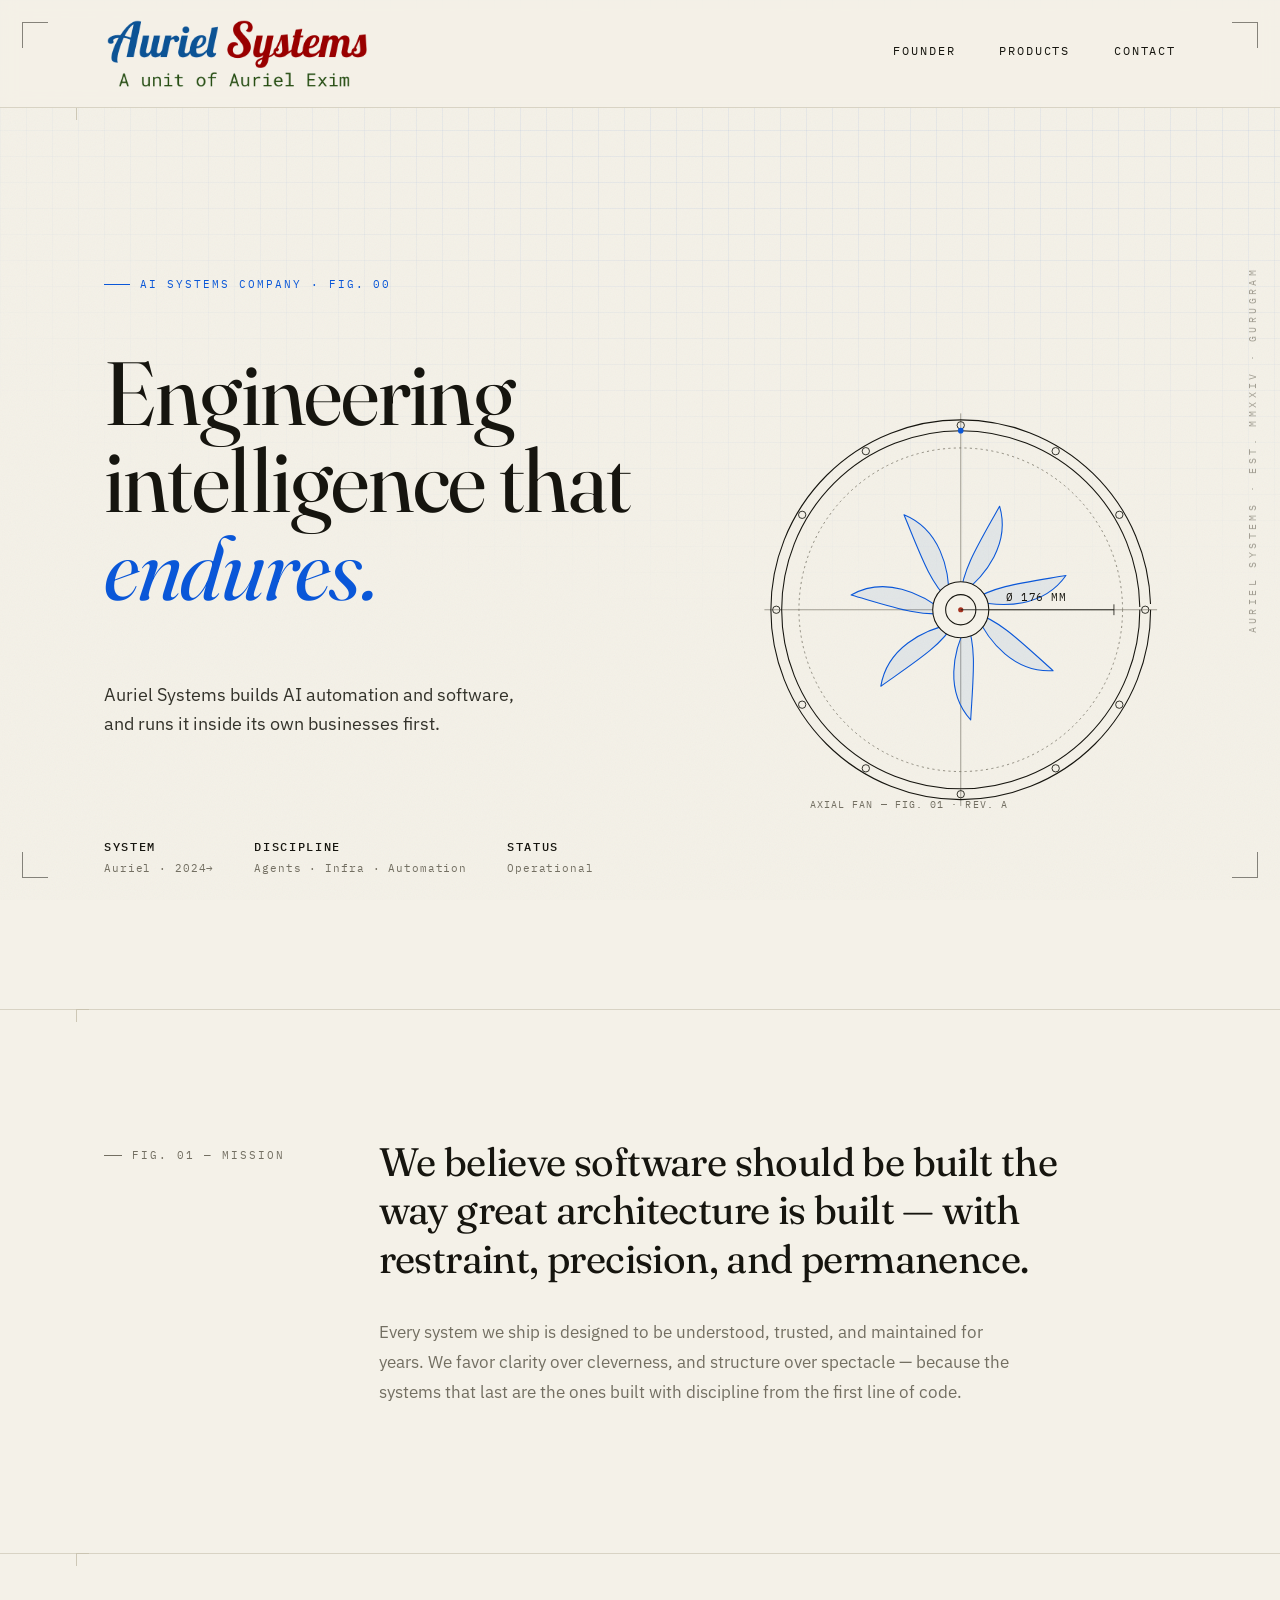
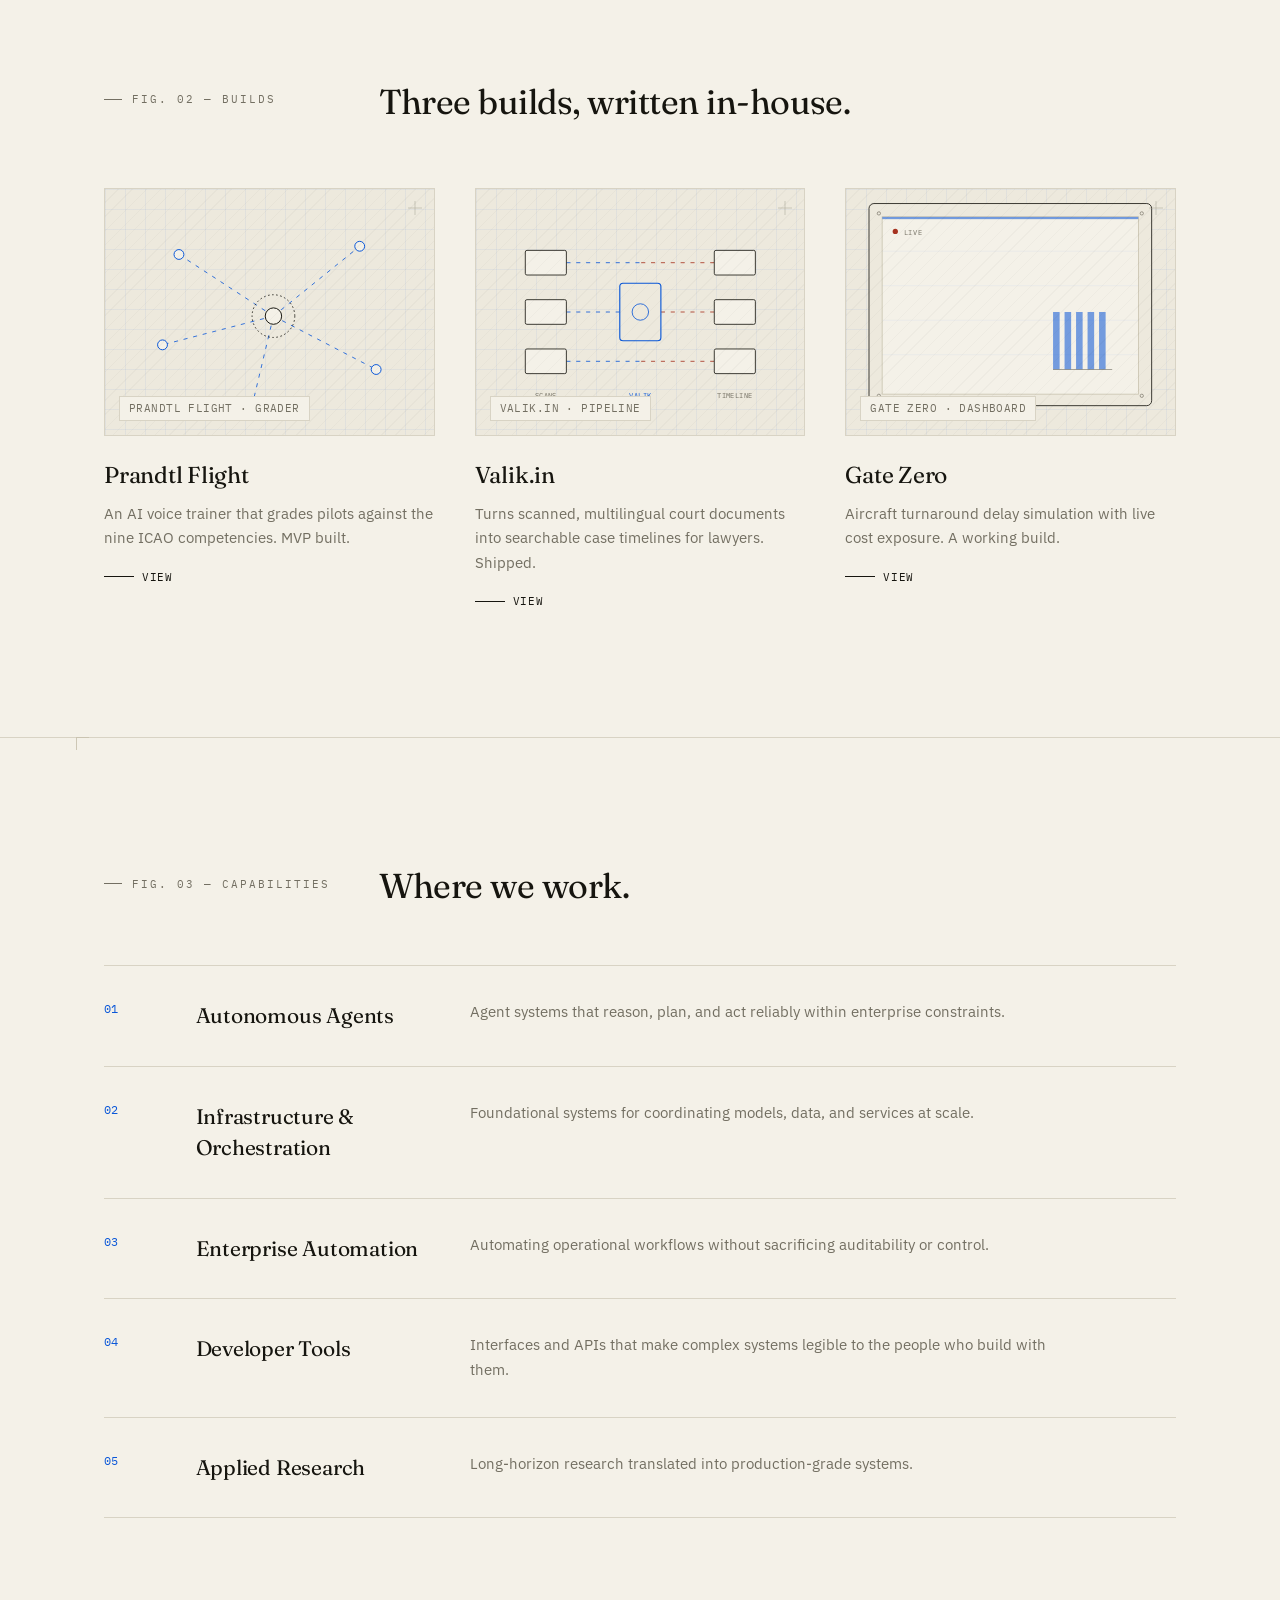
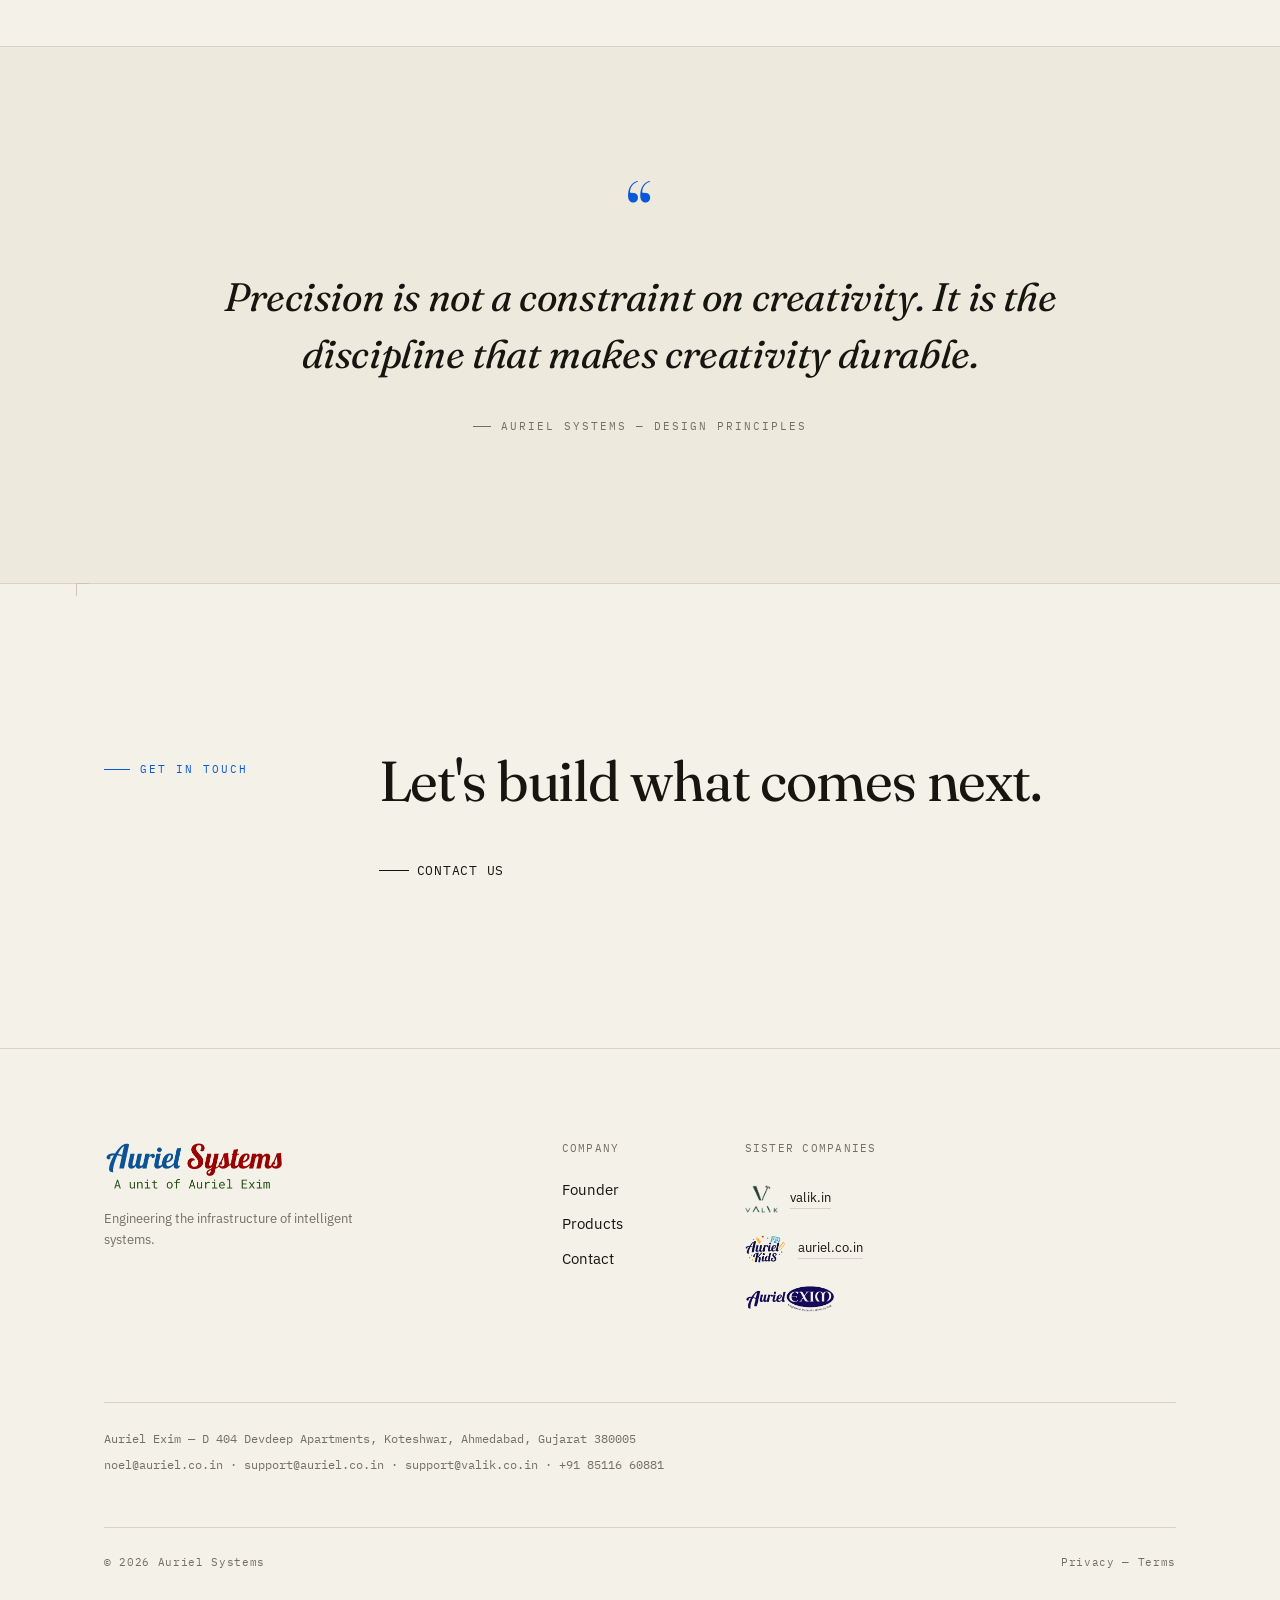
<file: index.html>
<!DOCTYPE html>
<html lang="en">
<head>
  <meta charset="utf-8">
  <meta name="viewport" content="width=device-width, initial-scale=1">
  <title>Auriel Systems — Engineering intelligence that endures</title>
  <meta name="description" content="Auriel Systems builds AI automation and software, and runs it inside its own businesses first.">
  <link rel="canonical" href="https://auriel.systems/">
  <meta property="og:title" content="Auriel Systems — Engineering intelligence that endures">
  <meta property="og:description" content="AI systems company. Infrastructure, agents, and software built with restraint, precision, and permanence.">
  <meta property="og:type" content="website">
  <meta property="og:url" content="https://auriel.systems/">
  <meta name="theme-color" content="#F4F1E8">
  <link rel="icon" type="image/png" href="assets/auriel-logo-transparent.png">
  <link rel="preconnect" href="https://fonts.googleapis.com">
  <link rel="preconnect" href="https://fonts.gstatic.com" crossorigin>
  <link href="https://fonts.googleapis.com/css2?family=Fraunces:ital,opsz,wght@0,9..144,400;0,9..144,500;1,9..144,400&family=IBM+Plex+Sans:wght@400;500;600&family=IBM+Plex+Mono:wght@400;500&display=swap" rel="stylesheet">
  <link rel="stylesheet" href="css/styles.css">
</head>
<body>
  <div class="bp-grid" aria-hidden="true"></div>
  <div class="paper-grain" aria-hidden="true"></div>

  <!-- NAV -->
  <header class="nav">
    <a href="index.html" aria-label="Auriel Systems — home">
      <img class="nav__logo" src="assets/auriel-logo-transparent.png" alt="Auriel Systems">
    </a>
    <button class="nav__toggle" aria-label="Toggle menu" aria-expanded="false">
      <span></span><span></span><span></span>
    </button>
    <nav class="nav__links">
      <a class="nav__link" href="founder.html">Founder</a>
      <a class="nav__link" href="products.html">Products</a>
      <a class="nav__link" href="contact.html">Contact</a>
    </nav>
  </header>

  <main class="wrap">

    <!-- Hero -->
    <section class="section hero grid12">
      <div class="eyebrow eyebrow--blue animate-up" style="animation-delay:.05s">AI Systems Company · Fig. 00</div>
      <h1 class="display animate-up" style="animation-delay:.12s">Engineering intelligence that <span class="em">endures.</span></h1>
      <p class="lead animate-up" style="animation-delay:.22s">Auriel Systems builds AI automation and software, and runs it inside its own businesses first.</p>

      <!-- Live technical instrument: the patented axial fan -->
      <div class="hero__instrument animate-up" style="animation-delay:.3s" aria-hidden="true">
        <svg class="instrument" viewBox="0 0 400 400" xmlns="http://www.w3.org/2000/svg">
          <!-- coordinate crosshair -->
          <line class="draw" style="--len:400" x1="200" y1="18" x2="200" y2="382" stroke="#736F62" stroke-width="0.6" stroke-dasharray="2 4"/>
          <line class="draw" style="--len:400" x1="18" y1="200" x2="382" y2="200" stroke="#736F62" stroke-width="0.6" stroke-dasharray="2 4"/>

          <!-- outer bezel -->
          <circle class="draw" style="--len:1100" cx="200" cy="200" r="176" fill="none" stroke="#16150F" stroke-width="1"/>
          <circle class="draw" style="--len:1040" cx="200" cy="200" r="166" fill="none" stroke="#16150F" stroke-width="1"/>
          <circle cx="200" cy="200" r="150" fill="none" stroke="#736F62" stroke-width="0.7" stroke-dasharray="2 3"/>

          <!-- bolt holes -->
          <g fill="none" stroke="#16150F" stroke-width="0.8">
            <circle cx="200" cy="29" r="3.4"/><circle cx="288" cy="53" r="3.4"/>
            <circle cx="347" cy="112" r="3.4"/><circle cx="371" cy="200" r="3.4"/>
            <circle cx="347" cy="288" r="3.4"/><circle cx="288" cy="347" r="3.4"/>
            <circle cx="200" cy="371" r="3.4"/><circle cx="112" cy="347" r="3.4"/>
            <circle cx="53" cy="288" r="3.4"/><circle cx="29" cy="200" r="3.4"/>
            <circle cx="53" cy="112" r="3.4"/><circle cx="112" cy="53" r="3.4"/>
          </g>

          <!-- rotating blade assembly -->
          <g class="blades">
            <g fill="#0A57D8" fill-opacity="0.07" stroke="#0A57D8" stroke-width="1" stroke-linejoin="round">
              <path d="M200,186 C224,168 246,138 236,104 C216,140 202,162 200,186 Z"/>
              <path d="M200,186 C224,168 246,138 236,104 C216,140 202,162 200,186 Z" transform="rotate(51.43 200 200)"/>
              <path d="M200,186 C224,168 246,138 236,104 C216,140 202,162 200,186 Z" transform="rotate(102.86 200 200)"/>
              <path d="M200,186 C224,168 246,138 236,104 C216,140 202,162 200,186 Z" transform="rotate(154.29 200 200)"/>
              <path d="M200,186 C224,168 246,138 236,104 C216,140 202,162 200,186 Z" transform="rotate(205.71 200 200)"/>
              <path d="M200,186 C224,168 246,138 236,104 C216,140 202,162 200,186 Z" transform="rotate(257.14 200 200)"/>
              <path d="M200,186 C224,168 246,138 236,104 C216,140 202,162 200,186 Z" transform="rotate(308.57 200 200)"/>
            </g>
          </g>

          <!-- hub -->
          <circle cx="200" cy="200" r="26" fill="#F4F1E8" stroke="#16150F" stroke-width="1"/>
          <circle cx="200" cy="200" r="14" fill="none" stroke="#16150F" stroke-width="1"/>
          <circle cx="200" cy="200" r="2.4" fill="#A6321F"/>

          <!-- orbiting index marker -->
          <g class="orbit-dot">
            <circle cx="200" cy="34" r="2.6" fill="#0A57D8"/>
          </g>

          <!-- measurement callout -->
          <g stroke="#16150F" stroke-width="0.75">
            <line x1="200" y1="200" x2="342" y2="200"/>
            <line x1="342" y1="195" x2="342" y2="205"/>
          </g>
          <text x="270" y="192" text-anchor="middle" font-family="IBM Plex Mono, monospace" font-size="10" fill="#16150F" letter-spacing="0.5">Ø 176 MM</text>
          <text x="60" y="384" font-family="IBM Plex Mono, monospace" font-size="9" fill="#736F62" letter-spacing="1">AXIAL FAN — FIG. 01 · REV. A</text>
                  </svg>
      </div>

      <!-- spec strip -->
      <div class="hero__spec animate-up" style="animation-delay:.4s">
        <div><b>SYSTEM</b>Auriel · 2024→</div>
        <div><b>DISCIPLINE</b>Agents · Infra · Automation</div>
        <div><b>STATUS</b>Operational</div>
      </div>
    </section>

    <!-- Mission -->
    <section class="section">
      <div class="grid12">
        <div class="col-3"><span class="eyebrow">Fig. 01 — Mission</span></div>
        <div class="col-4-8">
          <h2 class="h2">We believe software should be built the way great architecture is built — with restraint, precision, and permanence.</h2>
          <p class="body" style="margin-top:34px">Every system we ship is designed to be understood, trusted, and maintained for years. We favor clarity over cleverness, and structure over spectacle — because the systems that last are the ones built with discipline from the first line of code.</p>
        </div>
      </div>
    </section>

    <!-- Products preview -->
    <section class="section">
      <div class="grid12" style="margin-bottom:66px">
        <div class="col-3"><span class="eyebrow">Fig. 02 — Builds</span></div>
        <h2 class="h2-sm col-4-8">Three builds, written in-house.</h2>
      </div>
      <div class="cards3">
        <article class="card">
          <div class="ph-img">
            <svg class="pd-svg" viewBox="0 0 400 300" preserveAspectRatio="xMidYMid slice">
              <line x1="205" y1="155" x2="90" y2="80" stroke="var(--blue)" stroke-width="1" class="pd-flow" style="animation-delay:0s"/>
              <line x1="205" y1="155" x2="310" y2="70" stroke="var(--blue)" stroke-width="1" class="pd-flow" style="animation-delay:.3s"/>
              <line x1="205" y1="155" x2="330" y2="220" stroke="var(--blue)" stroke-width="1" class="pd-flow" style="animation-delay:.6s"/>
              <line x1="205" y1="155" x2="180" y2="260" stroke="var(--blue)" stroke-width="1" class="pd-flow" style="animation-delay:.9s"/>
              <line x1="205" y1="155" x2="70" y2="190" stroke="var(--blue)" stroke-width="1" class="pd-flow" style="animation-delay:1.2s"/>
              <circle cx="205" cy="155" r="26" fill="none" stroke="var(--ink)" stroke-width="1" stroke-dasharray="2 3"/>
              <circle class="pd-orbit" cx="205" cy="155" r="26" fill="none" stroke="none">
                <circle cx="231" cy="155" r="2.4" fill="var(--red)"/>
              </circle>
              <circle cx="205" cy="155" r="10" fill="var(--paper)" stroke="var(--ink)" stroke-width="1.2"/>
              <circle cx="90" cy="80" r="6" fill="var(--paper)" stroke="var(--blue)" stroke-width="1.2" class="pd-node" style="animation-delay:0s"/>
              <circle cx="310" cy="70" r="6" fill="var(--paper)" stroke="var(--blue)" stroke-width="1.2" class="pd-node" style="animation-delay:.4s"/>
              <circle cx="330" cy="220" r="6" fill="var(--paper)" stroke="var(--blue)" stroke-width="1.2" class="pd-node" style="animation-delay:.8s"/>
              <circle cx="180" cy="260" r="6" fill="var(--paper)" stroke="var(--blue)" stroke-width="1.2" class="pd-node" style="animation-delay:1.2s"/>
              <circle cx="70" cy="190" r="6" fill="var(--paper)" stroke="var(--blue)" stroke-width="1.2" class="pd-node" style="animation-delay:1.6s"/>
            </svg>
            <span class="ph-img__label">PRANDTL FLIGHT · GRADER</span><svg class="ph-img__cross" width="14" height="14"><path d="M7 0v14M0 7h14" stroke="#736F62" stroke-width="0.6"/></svg></div>
          <div>
            <h3>Prandtl Flight</h3>
            <p>An AI voice trainer that grades pilots against the nine ICAO competencies. MVP built.</p>
            <a class="link-underline link-underline--sm" href="products.html" style="margin-top:18px"><span class="lu-line"></span>View</a>
          </div>
        </article>
        <article class="card">
          <div class="ph-img">
            <svg class="pd-svg" viewBox="0 0 400 300" preserveAspectRatio="xMidYMid slice">
              <line x1="110" y1="90" x2="200" y2="90"   stroke="var(--blue)" stroke-width="1" class="pd-flow" style="animation-delay:0s"/>
              <line x1="110" y1="150" x2="200" y2="150" stroke="var(--blue)" stroke-width="1" class="pd-flow" style="animation-delay:.25s"/>
              <line x1="110" y1="210" x2="200" y2="210" stroke="var(--blue)" stroke-width="1" class="pd-flow" style="animation-delay:.5s"/>
              <line x1="290" y1="90" x2="200" y2="90"   stroke="var(--red)" stroke-width="1" class="pd-flow--rev" style="animation-delay:.15s"/>
              <line x1="290" y1="150" x2="200" y2="150" stroke="var(--red)" stroke-width="1" class="pd-flow--rev" style="animation-delay:.4s"/>
              <line x1="290" y1="210" x2="200" y2="210" stroke="var(--red)" stroke-width="1" class="pd-flow--rev" style="animation-delay:.65s"/>
              <rect x="60" y="75" width="50" height="30" rx="2" fill="var(--paper)" stroke="var(--ink)" stroke-width="1"/>
              <rect x="60" y="135" width="50" height="30" rx="2" fill="var(--paper)" stroke="var(--ink)" stroke-width="1"/>
              <rect x="60" y="195" width="50" height="30" rx="2" fill="var(--paper)" stroke="var(--ink)" stroke-width="1"/>
              <rect x="175" y="115" width="50" height="70" rx="4" fill="var(--paper-2)" stroke="var(--blue)" stroke-width="1.4"/>
              <circle cx="200" cy="150" r="10" fill="none" stroke="var(--blue)" stroke-width="1" class="pd-node--soft"/>
              <rect x="290" y="75" width="50" height="30" rx="2" fill="var(--paper)" stroke="var(--ink)" stroke-width="1"/>
              <rect x="290" y="135" width="50" height="30" rx="2" fill="var(--paper)" stroke="var(--ink)" stroke-width="1"/>
              <rect x="290" y="195" width="50" height="30" rx="2" fill="var(--paper)" stroke="var(--ink)" stroke-width="1"/>
              <text x="85" y="255" text-anchor="middle" font-family="IBM Plex Mono, monospace" font-size="8" fill="var(--muted)" letter-spacing="0.5">SCANS</text>
              <text x="200" y="255" text-anchor="middle" font-family="IBM Plex Mono, monospace" font-size="8" fill="var(--blue)" letter-spacing="0.5">VALIK</text>
              <text x="315" y="255" text-anchor="middle" font-family="IBM Plex Mono, monospace" font-size="8" fill="var(--muted)" letter-spacing="0.5">TIMELINE</text>
            </svg>
            <span class="ph-img__label">VALIK.IN · PIPELINE</span><svg class="ph-img__cross" width="14" height="14"><path d="M7 0v14M0 7h14" stroke="#736F62" stroke-width="0.6"/></svg></div>
          <div>
            <h3>Valik.in</h3>
            <p>Turns scanned, multilingual court documents into searchable case timelines for lawyers. Shipped.</p>
            <a class="link-underline link-underline--sm" href="products.html" style="margin-top:18px"><span class="lu-line"></span>View</a>
          </div>
        </article>
        <article class="card">
          <div class="ph-img">
            <svg class="pd-svg" viewBox="0 0 400 300" preserveAspectRatio="xMidYMid slice">
              <defs><clipPath id="consoleClipHome"><rect x="44" y="34" width="312" height="216"/></clipPath></defs>
              <rect x="28" y="18" width="344" height="246" rx="6" fill="var(--paper-2)" stroke="var(--ink)" stroke-width="1"/>
              <circle cx="40" cy="30" r="2" fill="none" stroke="var(--muted)" stroke-width="0.8"/>
              <circle cx="360" cy="30" r="2" fill="none" stroke="var(--muted)" stroke-width="0.8"/>
              <circle cx="40" cy="252" r="2" fill="none" stroke="var(--muted)" stroke-width="0.8"/>
              <circle cx="360" cy="252" r="2" fill="none" stroke="var(--muted)" stroke-width="0.8"/>
              <rect x="44" y="34" width="312" height="216" fill="var(--paper)" stroke="var(--line-2)" stroke-width="1"/>
              <g clip-path="url(#consoleClipHome)" stroke="var(--grid)">
                <line x1="44" y1="76"  x2="356" y2="76"/>
                <line x1="44" y1="118" x2="356" y2="118"/>
                <line x1="44" y1="160" x2="356" y2="160"/>
                <line x1="44" y1="202" x2="356" y2="202"/>
              </g>
              <g clip-path="url(#consoleClipHome)">
                <rect class="pd-scan" x="44" y="34" width="312" height="3" fill="var(--blue)" opacity="0.55"/>
              </g>
              <g>
                <rect class="pd-bar" x="252" y="150" width="8" height="70" fill="var(--blue)" fill-opacity="0.55" style="animation-delay:0s"/>
                <rect class="pd-bar" x="266" y="150" width="8" height="70" fill="var(--blue)" fill-opacity="0.55" style="animation-delay:.2s"/>
                <rect class="pd-bar" x="280" y="150" width="8" height="70" fill="var(--blue)" fill-opacity="0.55" style="animation-delay:.4s"/>
                <rect class="pd-bar" x="294" y="150" width="8" height="70" fill="var(--blue)" fill-opacity="0.55" style="animation-delay:.6s"/>
                <rect class="pd-bar" x="308" y="150" width="8" height="70" fill="var(--blue)" fill-opacity="0.55" style="animation-delay:.8s"/>
                <line x1="252" y1="220" x2="324" y2="220" stroke="var(--muted)" stroke-width="0.75"/>
              </g>
              <circle cx="60" cy="52" r="3.2" fill="var(--red)" class="pd-node--soft"/>
              <text x="70" y="56" font-family="IBM Plex Mono, monospace" font-size="9" fill="var(--muted)" letter-spacing="1">LIVE</text>
            </svg>
            <span class="ph-img__label">GATE ZERO · DASHBOARD</span><svg class="ph-img__cross" width="14" height="14"><path d="M7 0v14M0 7h14" stroke="#736F62" stroke-width="0.6"/></svg></div>
          <div>
            <h3>Gate Zero</h3>
            <p>Aircraft turnaround delay simulation with live cost exposure. A working build.</p>
            <a class="link-underline link-underline--sm" href="products.html" style="margin-top:18px"><span class="lu-line"></span>View</a>
          </div>
        </article>
      </div>
    </section>

    <!-- Capabilities -->
    <section class="section">
      <div class="grid12" style="margin-bottom:58px">
        <div class="col-3"><span class="eyebrow">Fig. 03 — Capabilities</span></div>
        <h2 class="h2-sm col-4-8">Where we work.</h2>
      </div>
      <div class="row"><div class="row__idx">01</div><div class="row__name">Autonomous Agents</div><div class="row__desc">Agent systems that reason, plan, and act reliably within enterprise constraints.</div></div>
      <div class="row"><div class="row__idx">02</div><div class="row__name">Infrastructure &amp; Orchestration</div><div class="row__desc">Foundational systems for coordinating models, data, and services at scale.</div></div>
      <div class="row"><div class="row__idx">03</div><div class="row__name">Enterprise Automation</div><div class="row__desc">Automating operational workflows without sacrificing auditability or control.</div></div>
      <div class="row"><div class="row__idx">04</div><div class="row__name">Developer Tools</div><div class="row__desc">Interfaces and APIs that make complex systems legible to the people who build with them.</div></div>
      <div class="row"><div class="row__idx">05</div><div class="row__name">Applied Research</div><div class="row__desc">Long-horizon research translated into production-grade systems.</div></div>
      <div class="row-end"></div>
    </section>

    <!-- Pull quote -->
    <section class="quote section--alt" style="border-bottom:1px solid var(--line)">
      <div class="quote__mark">“</div>
      <p>Precision is not a constraint on creativity. It is the discipline that makes creativity durable.</p>
      <div class="eyebrow quote__cite">Auriel Systems — Design Principles</div>
    </section>

    <!-- Closing CTA -->
    <section class="section grid12" style="padding-top:168px;padding-bottom:168px">
      <div class="col-3"><span class="eyebrow eyebrow--blue">Get in touch</span></div>
      <div class="col-4-8">
        <h2 class="cta-huge">Let's build what comes next.</h2>
        <a class="link-underline" href="contact.html"><span class="lu-line"></span>Contact us</a>
      </div>
    </section>

  </main>

  <!-- FOOTER -->
  <footer class="footer">
    <div class="footer__brand">
      <img src="assets/auriel-logo-transparent.png" alt="Auriel Systems">
      <p>Engineering the infrastructure of intelligent systems.</p>
    </div>
    <div class="footer__col footer__col--company">
      <div class="footer__heading">Company</div>
      <a class="footer__link" href="founder.html">Founder</a>
      <a class="footer__link" href="products.html">Products</a>
      <a class="footer__link" href="contact.html">Contact</a>
    </div>
    <div class="footer__col footer__col--sisters">
      <div class="footer__heading">Sister Companies</div>
      <a class="footer__sister" href="https://valik.in" target="_blank" rel="noopener">
        <img src="assets/valik-logo.png" alt="Valik"><span>valik.in</span>
      </a>
      <div class="footer__sister">
        <img src="assets/auriel-kids-logo.png" alt="Auriel Kids">
        <a href="https://auriel.co.in" target="_blank" rel="noopener">auriel.co.in</a>
      </div>
      <div class="footer__sister">
        <img src="assets/auriel-exim-logo.png" alt="Auriel Exim">
      </div>
    </div>
    <div class="footer__legal">
      <span>Auriel Exim — D 404 Devdeep Apartments, Koteshwar, Ahmedabad, Gujarat 380005</span>
      <span>noel@auriel.co.in · support@auriel.co.in · support@valik.co.in · +91 85116 60881</span>
    </div>
    <div class="footer__bar">
      <span>© 2026 Auriel Systems</span>
      <span>Privacy — Terms</span>
    </div>
  </footer>

  <script src="js/main.js"></script>
</body>
</html>
</file>
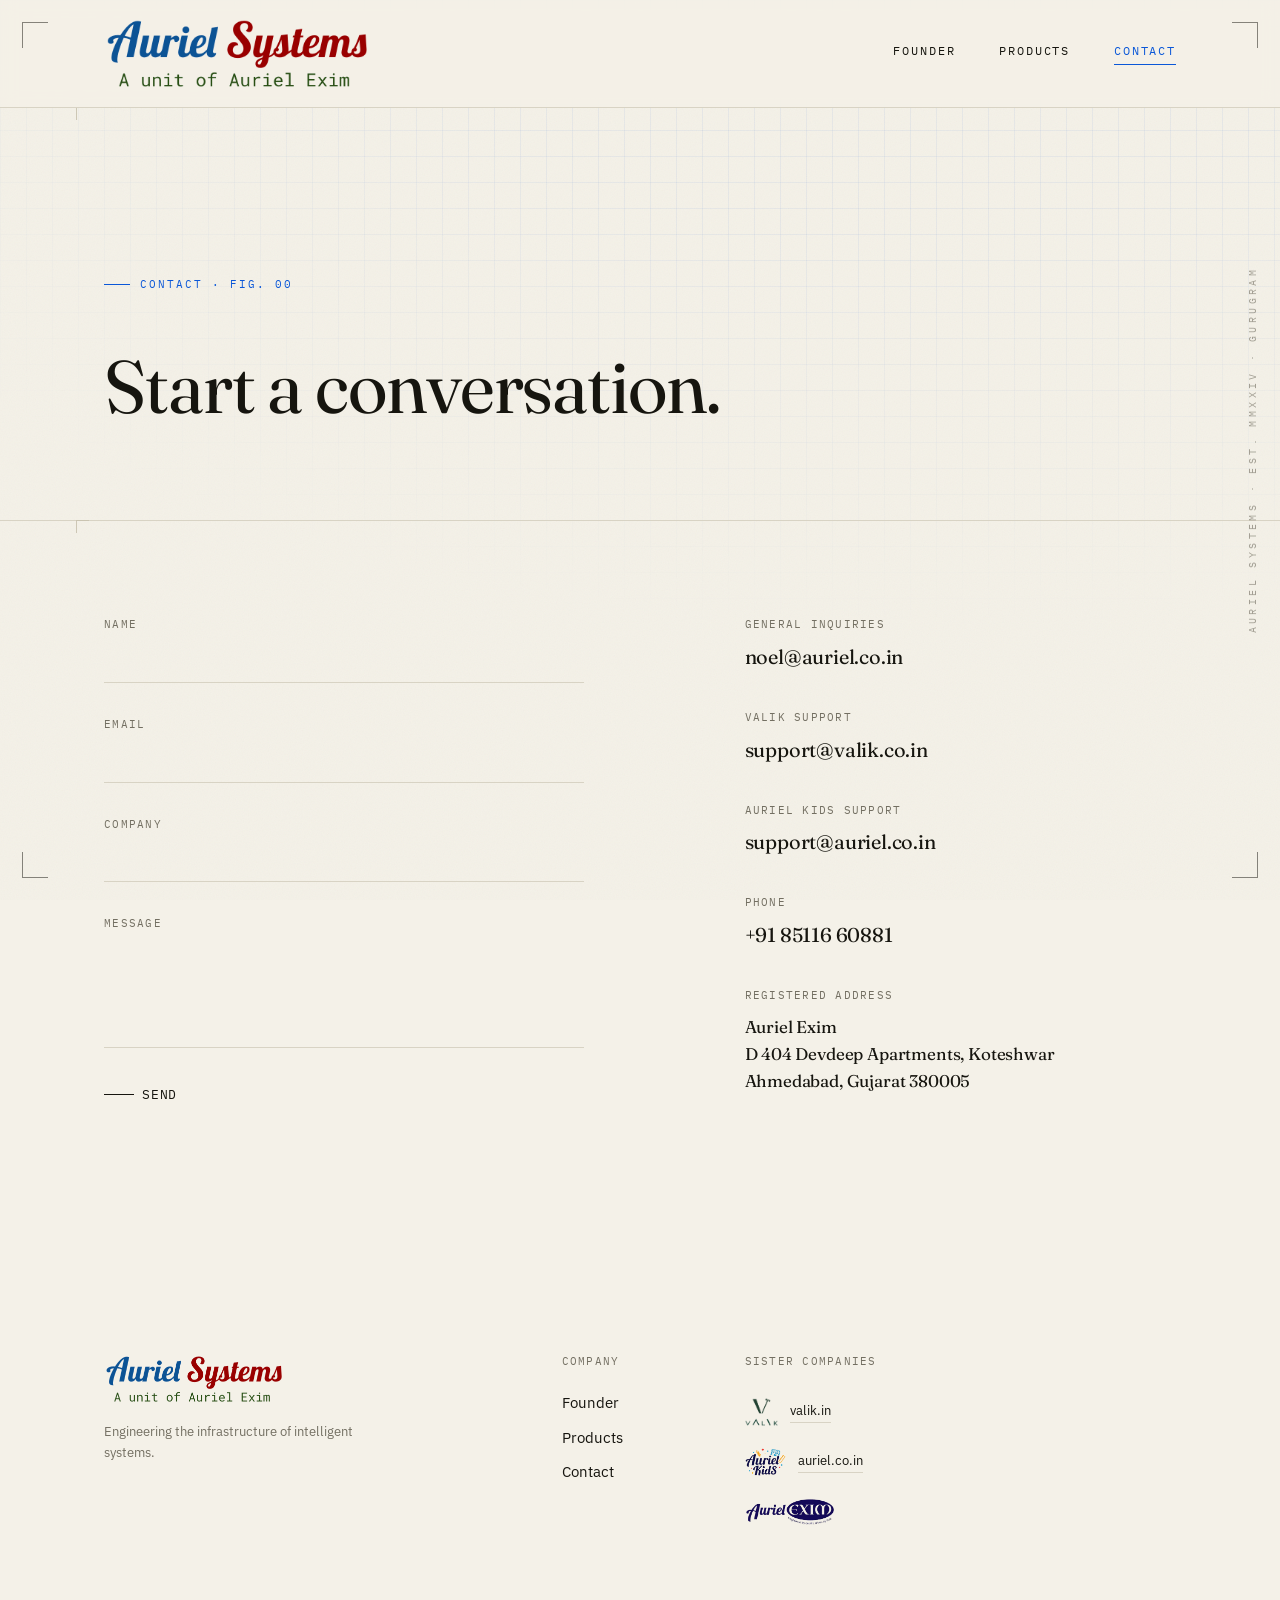
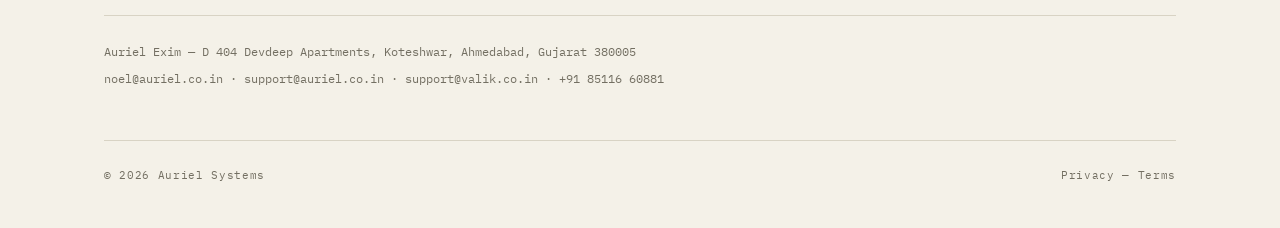
<file: contact.html>
<!DOCTYPE html>
<html lang="en">
<head>
  <meta charset="utf-8">
  <meta name="viewport" content="width=device-width, initial-scale=1">
  <title>Contact — Auriel Systems</title>
  <meta name="description" content="Start a conversation with Auriel Systems. AI consulting, agentic tooling, and software. Hyderabad, India.">
  <link rel="canonical" href="https://auriel.systems/contact.html">
  <meta property="og:title" content="Contact — Auriel Systems">
  <meta property="og:description" content="Start a conversation with Auriel Systems.">
  <meta property="og:type" content="website">
  <meta property="og:url" content="https://auriel.systems/contact.html">
  <meta name="theme-color" content="#F4F1E8">
  <link rel="icon" type="image/png" href="assets/auriel-logo-transparent.png">
  <link rel="preconnect" href="https://fonts.googleapis.com">
  <link rel="preconnect" href="https://fonts.gstatic.com" crossorigin>
  <link href="https://fonts.googleapis.com/css2?family=Fraunces:ital,opsz,wght@0,9..144,400;0,9..144,500;1,9..144,400&family=IBM+Plex+Sans:wght@400;500;600&family=IBM+Plex+Mono:wght@400;500&display=swap" rel="stylesheet">
  <link rel="stylesheet" href="css/styles.css">
</head>
<body>
  <div class="bp-grid" aria-hidden="true"></div>
  <div class="paper-grain" aria-hidden="true"></div>

  <header class="nav">
    <a href="index.html" aria-label="Auriel Systems — home">
      <img class="nav__logo" src="assets/auriel-logo-transparent.png" alt="Auriel Systems">
    </a>
    <button class="nav__toggle" aria-label="Toggle menu" aria-expanded="false">
      <span></span><span></span><span></span>
    </button>
    <nav class="nav__links">
      <a class="nav__link" href="founder.html">Founder</a>
      <a class="nav__link" href="products.html">Products</a>
      <a class="nav__link is-active" href="contact.html">Contact</a>
    </nav>
  </header>

  <main class="wrap">

    <!-- Hero -->
    <section class="section hero grid12" style="padding-bottom:96px;overflow:visible">
      <div class="eyebrow eyebrow--blue animate-up" style="animation-delay:.05s">Contact · Fig. 00</div>
      <h1 class="h1 animate-up" style="grid-column:1 / span 9;animation-delay:.12s">Start a conversation.</h1>
    </section>

    <!-- Form + details -->
    <section class="section section--bare grid12" style="padding-top:96px;padding-bottom:160px">
      <div style="grid-column:1 / span 6">
        <p id="contact-success" class="form-success is-hidden">Message received. We'll be in touch shortly.</p>
        <form id="contact-form" novalidate>
          <div id="contact-form-wrap" class="form">
            <label class="field">
              <span>Name</span>
              <input type="text" name="name" autocomplete="name">
            </label>
            <label class="field">
              <span>Email</span>
              <input type="email" name="email" autocomplete="email" required>
            </label>
            <label class="field">
              <span>Company</span>
              <input type="text" name="company" autocomplete="organization">
            </label>
            <label class="field">
              <span>Message</span>
              <textarea name="message" rows="4"></textarea>
            </label>
            <button type="submit" class="link-underline form__submit"><span class="lu-line"></span>Send</button>
          </div>
        </form>
      </div>

      <div class="contact-info" style="grid-column:8 / span 5">
        <div>
          <div class="contact-detail__label">General Inquiries</div>
          <a class="contact-detail__value" href="mailto:noel@auriel.co.in">noel@auriel.co.in</a>
        </div>
        <div>
          <div class="contact-detail__label">Valik Support</div>
          <a class="contact-detail__value" href="mailto:support@valik.co.in">support@valik.co.in</a>
        </div>
        <div>
          <div class="contact-detail__label">Auriel Kids Support</div>
          <a class="contact-detail__value" href="mailto:support@auriel.co.in">support@auriel.co.in</a>
        </div>
        <div>
          <div class="contact-detail__label">Phone</div>
          <a class="contact-detail__value" href="tel:+918511660881">+91 85116 60881</a>
        </div>
        <div>
          <div class="contact-detail__label">Registered Address</div>
          <div class="contact-detail__value" style="font-size:17px;line-height:1.6">Auriel Exim<br>D 404 Devdeep Apartments, Koteshwar<br>Ahmedabad, Gujarat 380005</div>
        </div>
      </div>
    </section>

  </main>

  <footer class="footer">
    <div class="footer__brand">
      <img src="assets/auriel-logo-transparent.png" alt="Auriel Systems">
      <p>Engineering the infrastructure of intelligent systems.</p>
    </div>
    <div class="footer__col footer__col--company">
      <div class="footer__heading">Company</div>
      <a class="footer__link" href="founder.html">Founder</a>
      <a class="footer__link" href="products.html">Products</a>
      <a class="footer__link" href="contact.html">Contact</a>
    </div>
    <div class="footer__col footer__col--sisters">
      <div class="footer__heading">Sister Companies</div>
      <a class="footer__sister" href="https://valik.in" target="_blank" rel="noopener">
        <img src="assets/valik-logo.png" alt="Valik"><span>valik.in</span>
      </a>
      <div class="footer__sister">
        <img src="assets/auriel-kids-logo.png" alt="Auriel Kids">
        <a href="https://auriel.co.in" target="_blank" rel="noopener">auriel.co.in</a>
      </div>
      <div class="footer__sister">
        <img src="assets/auriel-exim-logo.png" alt="Auriel Exim">
      </div>
    </div>
    <div class="footer__legal">
      <span>Auriel Exim — D 404 Devdeep Apartments, Koteshwar, Ahmedabad, Gujarat 380005</span>
      <span>noel@auriel.co.in · support@auriel.co.in · support@valik.co.in · +91 85116 60881</span>
    </div>
    <div class="footer__bar">
      <span>© 2026 Auriel Systems</span>
      <span>Privacy — Terms</span>
    </div>
  </footer>

  <script src="js/main.js"></script>
</body>
</html>
</file>
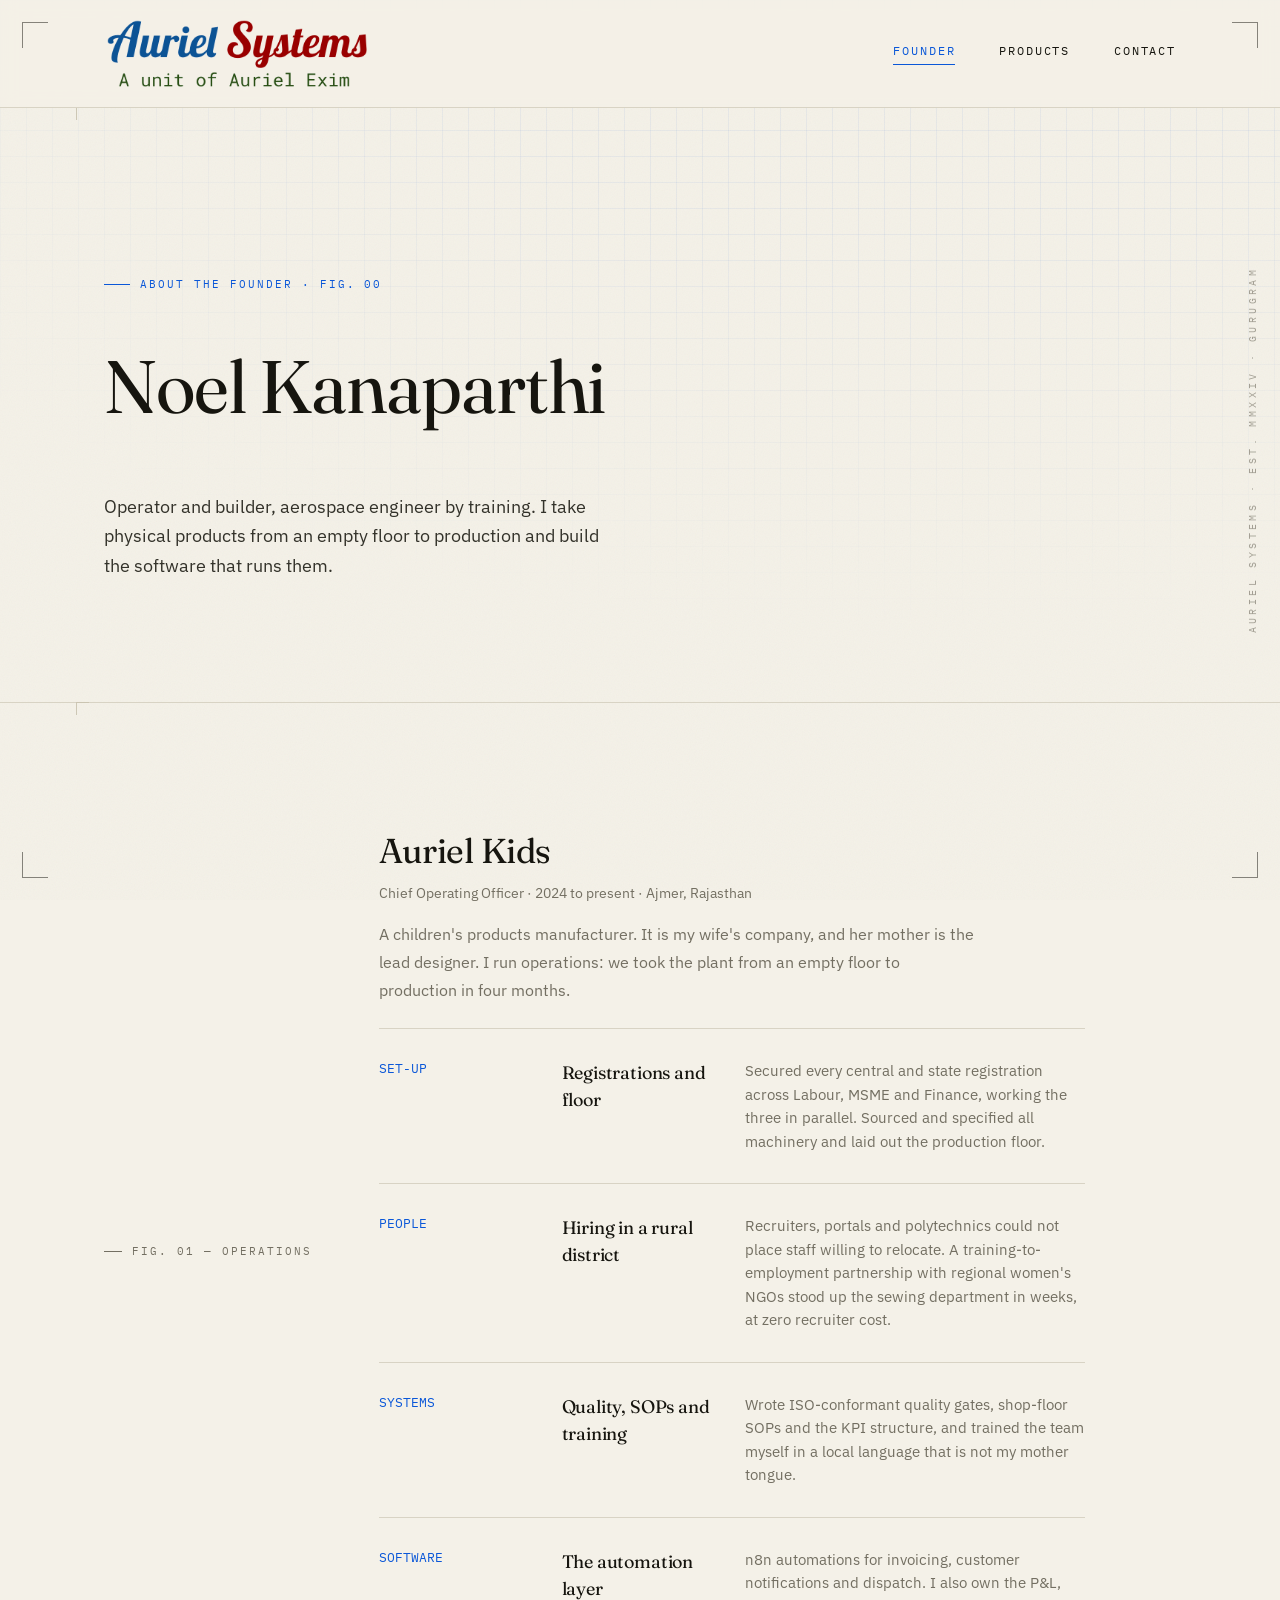
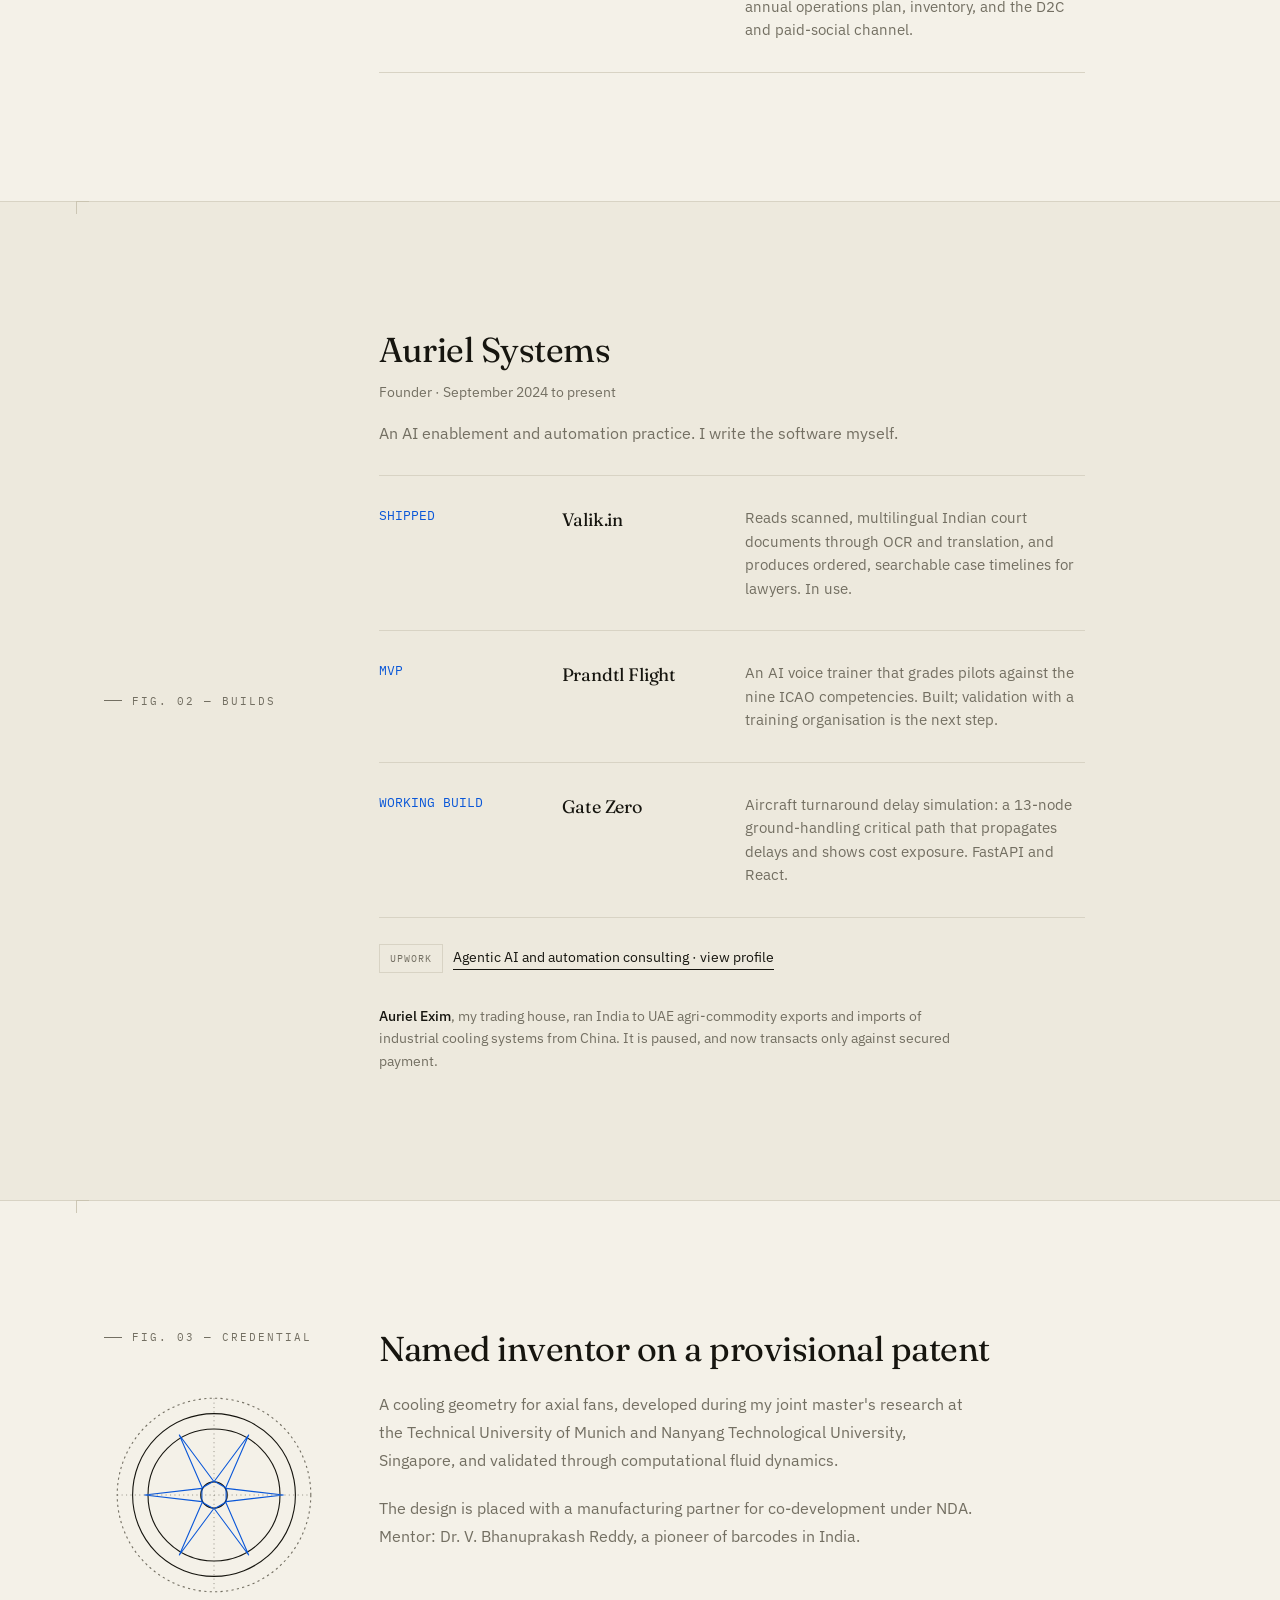
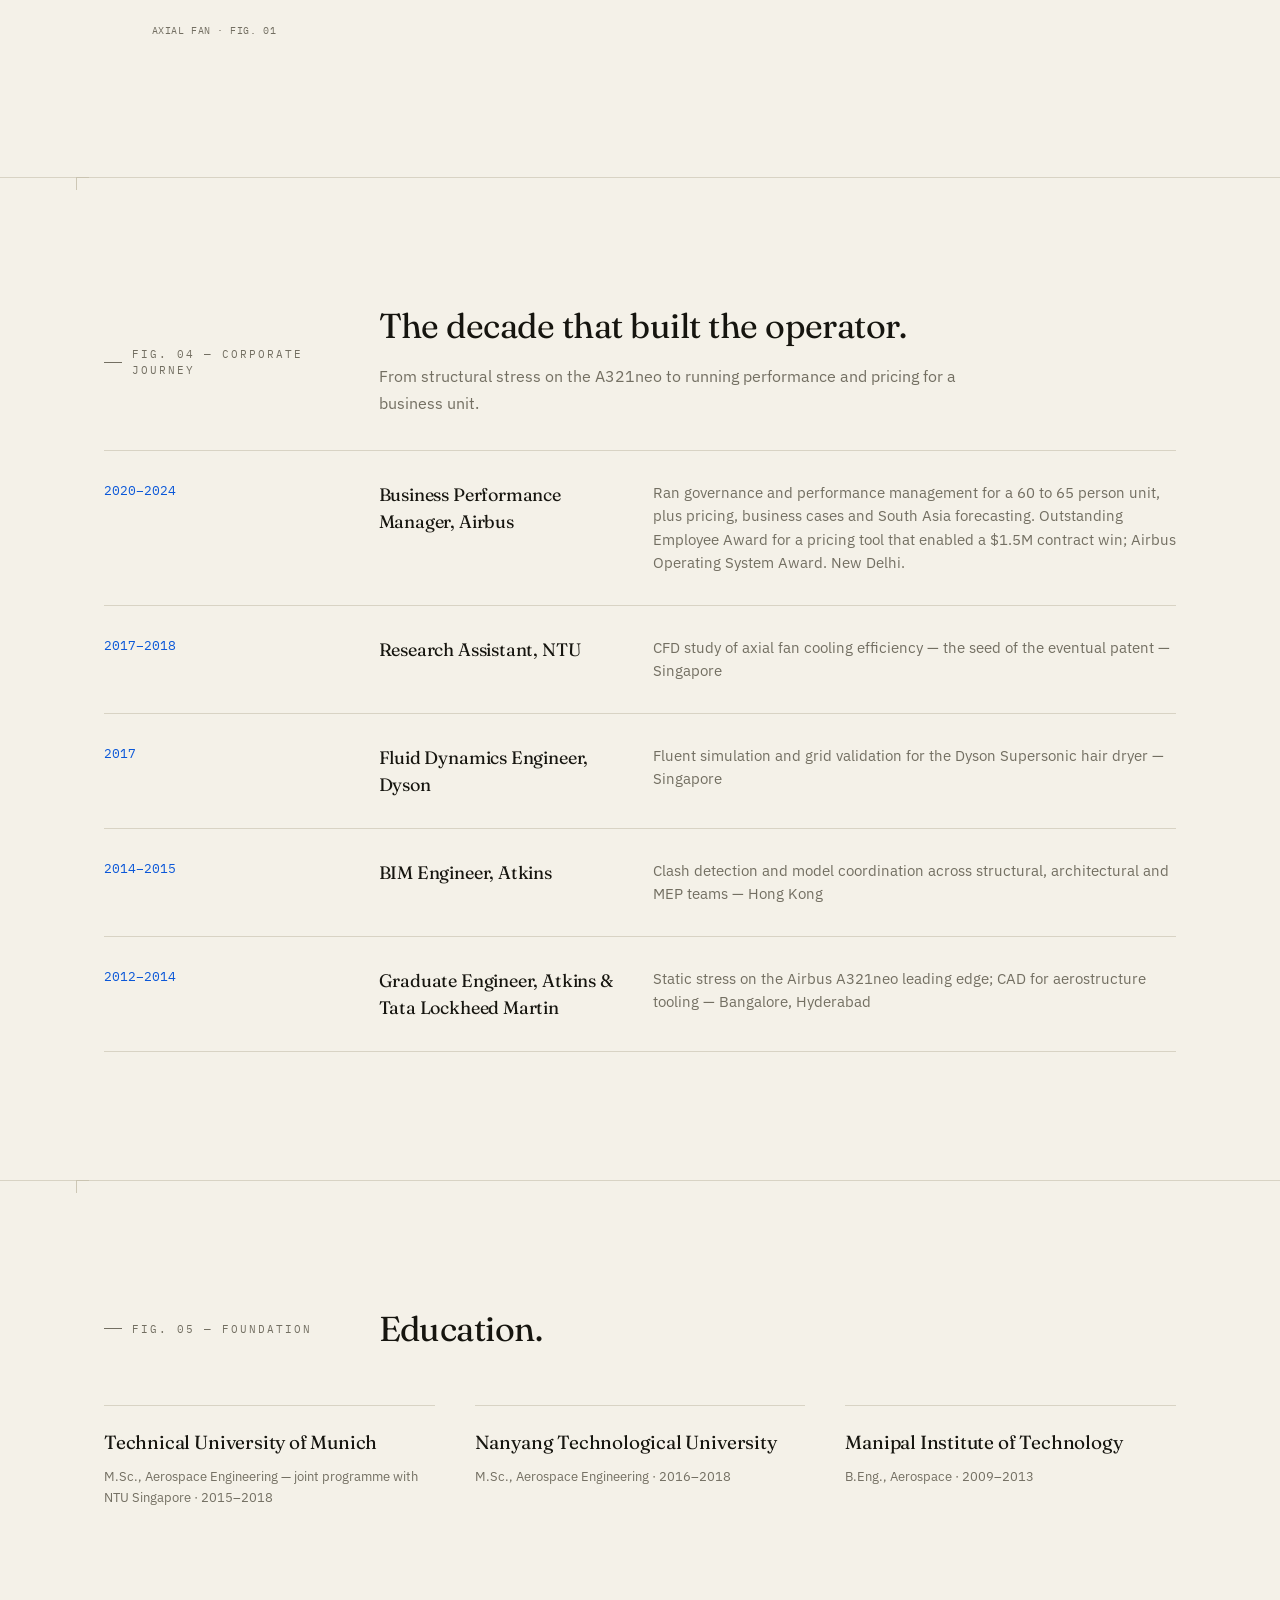
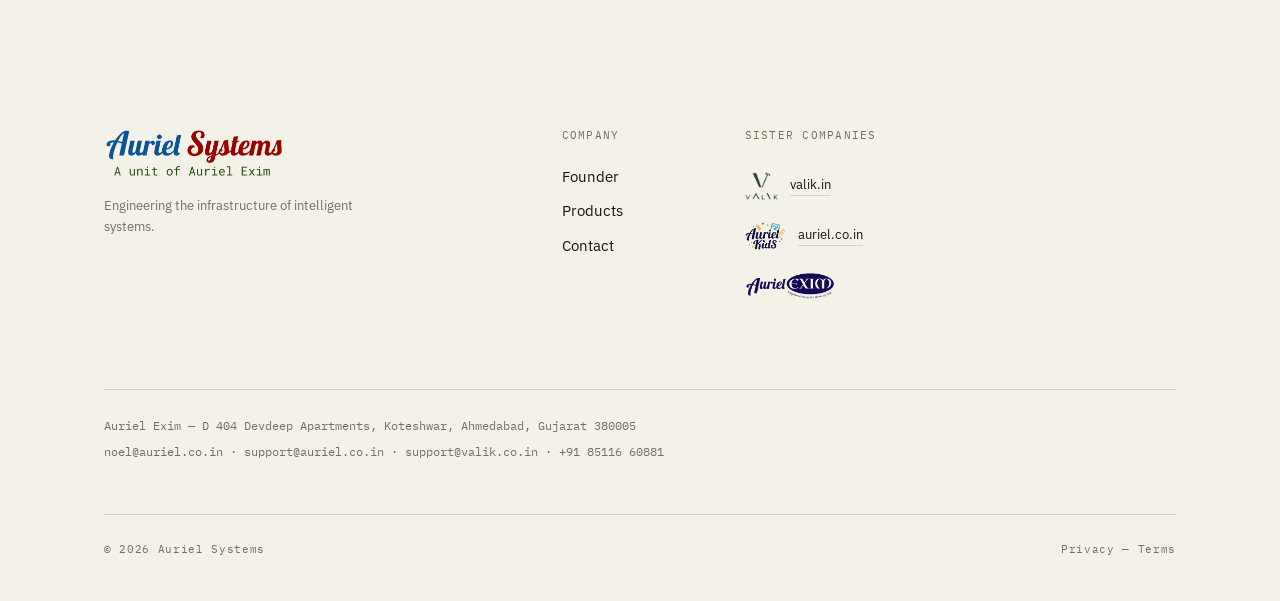
<file: founder.html>
<!DOCTYPE html>
<html lang="en">
<head>
  <meta charset="utf-8">
  <meta name="viewport" content="width=device-width, initial-scale=1">
  <title>Founder — Noel Kanaparthi · Auriel Systems</title>
  <meta name="description" content="Noel Kanaparthi: operator and builder, aerospace engineer by training. Runs operations at Auriel Kids and builds software at Auriel Systems.">
  <link rel="canonical" href="https://auriel.systems/founder.html">
  <meta property="og:title" content="Founder — Noel Kanaparthi · Auriel Systems">
  <meta property="og:description" content="I take physical products from an empty floor to production and build the software that runs them.">
  <meta property="og:type" content="profile">
  <meta property="og:url" content="https://auriel.systems/founder.html">
  <link rel="icon" type="image/png" href="assets/auriel-logo-transparent.png">
  <link rel="preconnect" href="https://fonts.googleapis.com">
  <link rel="preconnect" href="https://fonts.gstatic.com" crossorigin>
  <meta name="theme-color" content="#F4F1E8">
  <link href="https://fonts.googleapis.com/css2?family=Fraunces:ital,opsz,wght@0,9..144,400;0,9..144,500;1,9..144,400&family=IBM+Plex+Sans:wght@400;500;600&family=IBM+Plex+Mono:wght@400;500&display=swap" rel="stylesheet">
  <link rel="stylesheet" href="css/styles.css">
</head>
<body>
  <div class="bp-grid" aria-hidden="true"></div>
  <div class="paper-grain" aria-hidden="true"></div>

  <header class="nav">
    <a href="index.html" aria-label="Auriel Systems — home">
      <img class="nav__logo" src="assets/auriel-logo-transparent.png" alt="Auriel Systems">
    </a>
    <button class="nav__toggle" aria-label="Toggle menu" aria-expanded="false">
      <span></span><span></span><span></span>
    </button>
    <nav class="nav__links">
      <a class="nav__link is-active" href="founder.html">Founder</a>
      <a class="nav__link" href="products.html">Products</a>
      <a class="nav__link" href="contact.html">Contact</a>
    </nav>
  </header>

  <main class="wrap">

    <!-- Hero -->
    <section class="section hero grid12" style="padding-bottom:104px">
      <div class="eyebrow eyebrow--blue animate-up" style="animation-delay:.05s">About the Founder · Fig. 00</div>
      <h1 class="h1 animate-up" style="grid-column:1 / span 9;animation-delay:.12s">Noel Kanaparthi</h1>
      <p class="lead animate-up" style="grid-column:1 / span 6;max-width:none;animation-delay:.22s">Operator and builder, aerospace engineer by training. I take physical products from an empty floor to production and build the software that runs them.</p>
    </section>

    <!-- 01 Operations -->
    <section class="section">
      <div class="grid12">
        <div class="col-3 eyebrow">Fig. 01 — Operations</div>
        <div class="col-4-8">
          <h2 class="h2-sm" style="margin-bottom:12px">Auriel Kids</h2>
          <p style="margin:0 0 16px;font-size:14px;color:var(--muted)">Chief Operating Officer · 2024 to present · Ajmer, Rajasthan</p>
          <p style="margin:0 0 24px;font-size:16px;line-height:1.75;color:var(--muted);max-width:600px">A children's products manufacturer. It is my wife's company, and her mother is the lead designer. I run operations: we took the plant from an empty floor to production in four months.</p>
          <div class="row jrow"><div class="jrow__dates">SET-UP</div><div class="jrow__role">Registrations and floor</div><div class="jrow__desc">Secured every central and state registration across Labour, MSME and Finance, working the three in parallel. Sourced and specified all machinery and laid out the production floor.</div></div>
          <div class="row jrow"><div class="jrow__dates">PEOPLE</div><div class="jrow__role">Hiring in a rural district</div><div class="jrow__desc">Recruiters, portals and polytechnics could not place staff willing to relocate. A training-to-employment partnership with regional women's NGOs stood up the sewing department in weeks, at zero recruiter cost.</div></div>
          <div class="row jrow"><div class="jrow__dates">SYSTEMS</div><div class="jrow__role">Quality, SOPs and training</div><div class="jrow__desc">Wrote ISO-conformant quality gates, shop-floor SOPs and the KPI structure, and trained the team myself in a local language that is not my mother tongue.</div></div>
          <div class="row jrow"><div class="jrow__dates">SOFTWARE</div><div class="jrow__role">The automation layer</div><div class="jrow__desc">n8n automations for invoicing, customer notifications and dispatch. I also own the P&amp;L, annual operations plan, inventory, and the D2C and paid-social channel.</div></div>
          <div class="row-end"></div>
        </div>
      </div>
    </section>

    <!-- 02 Builds -->
    <section class="section section--alt">
      <div class="grid12">
        <div class="col-3 eyebrow">Fig. 02 — Builds</div>
        <div class="col-4-8">
          <h2 class="h2-sm" style="margin-bottom:12px">Auriel Systems</h2>
          <p style="margin:0 0 16px;font-size:14px;color:var(--muted)">Founder · September 2024 to present</p>
          <p style="margin:0 0 28px;font-size:16px;line-height:1.75;color:var(--muted);max-width:600px">An AI enablement and automation practice. I write the software myself.</p>
          <div class="row jrow"><div class="jrow__dates">SHIPPED</div><div class="jrow__role">Valik.in</div><div class="jrow__desc">Reads scanned, multilingual Indian court documents through OCR and translation, and produces ordered, searchable case timelines for lawyers. In use.</div></div>
          <div class="row jrow"><div class="jrow__dates">MVP</div><div class="jrow__role">Prandtl Flight</div><div class="jrow__desc">An AI voice trainer that grades pilots against the nine ICAO competencies. Built; validation with a training organisation is the next step.</div></div>
          <div class="row jrow"><div class="jrow__dates">WORKING BUILD</div><div class="jrow__role">Gate Zero</div><div class="jrow__desc">Aircraft turnaround delay simulation: a 13-node ground-handling critical path that propagates delays and shows cost exposure. FastAPI and React.</div></div>
          <div class="row-end"></div>
          <a class="upwork" href="https://www.upwork.com/freelancers/~011aea5707704b3be2" target="_blank" rel="noopener">
            <span class="upwork__tag">Upwork</span>
            <span class="upwork__text">Agentic AI and automation consulting · view profile</span>
          </a>
          <p style="margin:32px 0 0;font-size:14px;line-height:1.6;color:var(--muted);max-width:600px"><span style="color:var(--ink);font-weight:500">Auriel Exim</span>, my trading house, ran India to UAE agri-commodity exports and imports of industrial cooling systems from China. It is paused, and now transacts only against secured payment.</p>
        </div>
      </div>
    </section>

    <!-- 03 Patent -->
    <section class="section">
      <div class="grid12">
        <div class="col-3" style="display:flex;flex-direction:column">
          <div class="eyebrow" style="margin-bottom:40px">Fig. 03 — Credential</div>
          <svg viewBox="0 0 200 240" style="width:100%;max-width:220px" role="img" aria-label="Axial fan blueprint, Fig. 01">
            <circle cx="100" cy="100" r="88" fill="none" stroke="#736F62" stroke-width="1" stroke-dasharray="2 3"/>
            <circle cx="100" cy="100" r="74" fill="none" stroke="#16150F" stroke-width="1"/>
            <circle cx="100" cy="100" r="60" fill="none" stroke="#16150F" stroke-width="1"/>
            <circle cx="100" cy="100" r="12" fill="none" stroke="#16150F" stroke-width="1.2"/>
            <g stroke="#0A57D8" stroke-width="1" fill="none" stroke-linejoin="round">
              <polygon points="111,94 111,106 163,100" transform="rotate(0 100 100)"/>
              <polygon points="111,94 111,106 163,100" transform="rotate(60 100 100)"/>
              <polygon points="111,94 111,106 163,100" transform="rotate(120 100 100)"/>
              <polygon points="111,94 111,106 163,100" transform="rotate(180 100 100)"/>
              <polygon points="111,94 111,106 163,100" transform="rotate(240 100 100)"/>
              <polygon points="111,94 111,106 163,100" transform="rotate(300 100 100)"/>
            </g>
            <line x1="12" y1="100" x2="188" y2="100" stroke="#736F62" stroke-width="0.6" stroke-dasharray="1 3"/>
            <line x1="100" y1="12" x2="100" y2="188" stroke="#736F62" stroke-width="0.6" stroke-dasharray="1 3"/>
            <text x="100" y="226" text-anchor="middle" font-family="IBM Plex Mono, monospace" font-size="9" fill="#736F62" letter-spacing="0.5">AXIAL FAN · FIG. 01</text>
          </svg>
        </div>
        <div class="col-4-8">
          <h2 class="h2-sm" style="margin-bottom:20px">Named inventor on a provisional patent</h2>
          <p style="margin:0 0 20px;font-size:16px;line-height:1.75;color:var(--muted);max-width:600px">A cooling geometry for axial fans, developed during my joint master's research at the Technical University of Munich and Nanyang Technological University, Singapore, and validated through computational fluid dynamics.</p>
          <p style="margin:0;font-size:16px;line-height:1.75;color:var(--muted);max-width:600px">The design is placed with a manufacturing partner for co-development under NDA. Mentor: Dr. V. Bhanuprakash Reddy, a pioneer of barcodes in India.</p>
        </div>
      </div>
    </section>

    <!-- 04 Corporate journey -->
    <section class="section">
      <div class="grid12" style="margin-bottom:32px">
        <div class="col-3 eyebrow">Fig. 04 — Corporate Journey</div>
        <div class="col-4-8">
          <h2 class="h2-sm" style="margin-bottom:16px">The decade that built the operator.</h2>
          <p style="margin:0;font-size:16px;line-height:1.7;color:var(--muted);max-width:600px">From structural stress on the A321neo to running performance and pricing for a business unit.</p>
        </div>
      </div>
      <div class="row jrow">
        <div class="jrow__dates">2020–2024</div>
        <div class="jrow__role">Business Performance Manager, Airbus</div>
        <div class="jrow__desc">Ran governance and performance management for a 60 to 65 person unit, plus pricing, business cases and South Asia forecasting. Outstanding Employee Award for a pricing tool that enabled a $1.5M contract win; Airbus Operating System Award. New Delhi.</div>
      </div>
      <div class="row jrow">
        <div class="jrow__dates">2017–2018</div>
        <div class="jrow__role">Research Assistant, NTU</div>
        <div class="jrow__desc">CFD study of axial fan cooling efficiency — the seed of the eventual patent — Singapore</div>
      </div>
      <div class="row jrow">
        <div class="jrow__dates">2017</div>
        <div class="jrow__role">Fluid Dynamics Engineer, Dyson</div>
        <div class="jrow__desc">Fluent simulation and grid validation for the Dyson Supersonic hair dryer — Singapore</div>
      </div>
      <div class="row jrow">
        <div class="jrow__dates">2014–2015</div>
        <div class="jrow__role">BIM Engineer, Atkins</div>
        <div class="jrow__desc">Clash detection and model coordination across structural, architectural and MEP teams — Hong Kong</div>
      </div>
      <div class="row jrow">
        <div class="jrow__dates">2012–2014</div>
        <div class="jrow__role">Graduate Engineer, Atkins &amp; Tata Lockheed Martin</div>
        <div class="jrow__desc">Static stress on the Airbus A321neo leading edge; CAD for aerostructure tooling — Bangalore, Hyderabad</div>
      </div>
      <div class="row-end"></div>
    </section>

    <!-- 05 Foundation -->
    <section class="section section--bare">
      <div class="grid12" style="margin-bottom:56px">
        <div class="col-3 eyebrow">Fig. 05 — Foundation</div>
        <h2 class="h2-sm col-4-8">Education.</h2>
      </div>
      <div class="cards3">
        <div class="mini-card">
          <div class="mini-card__title">Technical University of Munich</div>
          <div class="mini-card__sub">M.Sc., Aerospace Engineering — joint programme with NTU Singapore · 2015–2018</div>
        </div>
        <div class="mini-card">
          <div class="mini-card__title">Nanyang Technological University</div>
          <div class="mini-card__sub">M.Sc., Aerospace Engineering · 2016–2018</div>
        </div>
        <div class="mini-card">
          <div class="mini-card__title">Manipal Institute of Technology</div>
          <div class="mini-card__sub">B.Eng., Aerospace · 2009–2013</div>
        </div>
      </div>
    </section>

  </main>

  <footer class="footer">
    <div class="footer__brand">
      <img src="assets/auriel-logo-transparent.png" alt="Auriel Systems">
      <p>Engineering the infrastructure of intelligent systems.</p>
    </div>
    <div class="footer__col footer__col--company">
      <div class="footer__heading">Company</div>
      <a class="footer__link" href="founder.html">Founder</a>
      <a class="footer__link" href="products.html">Products</a>
      <a class="footer__link" href="contact.html">Contact</a>
    </div>
    <div class="footer__col footer__col--sisters">
      <div class="footer__heading">Sister Companies</div>
      <a class="footer__sister" href="https://valik.in" target="_blank" rel="noopener">
        <img src="assets/valik-logo.png" alt="Valik"><span>valik.in</span>
      </a>
      <div class="footer__sister">
        <img src="assets/auriel-kids-logo.png" alt="Auriel Kids">
        <a href="https://auriel.co.in" target="_blank" rel="noopener">auriel.co.in</a>
      </div>
      <div class="footer__sister">
        <img src="assets/auriel-exim-logo.png" alt="Auriel Exim">
      </div>
    </div>
    <div class="footer__legal">
      <span>Auriel Exim — D 404 Devdeep Apartments, Koteshwar, Ahmedabad, Gujarat 380005</span>
      <span>noel@auriel.co.in · support@auriel.co.in · support@valik.co.in · +91 85116 60881</span>
    </div>
    <div class="footer__bar">
      <span>© 2026 Auriel Systems</span>
      <span>Privacy — Terms</span>
    </div>
  </footer>

  <script src="js/main.js"></script>
</body>
</html>
</file>
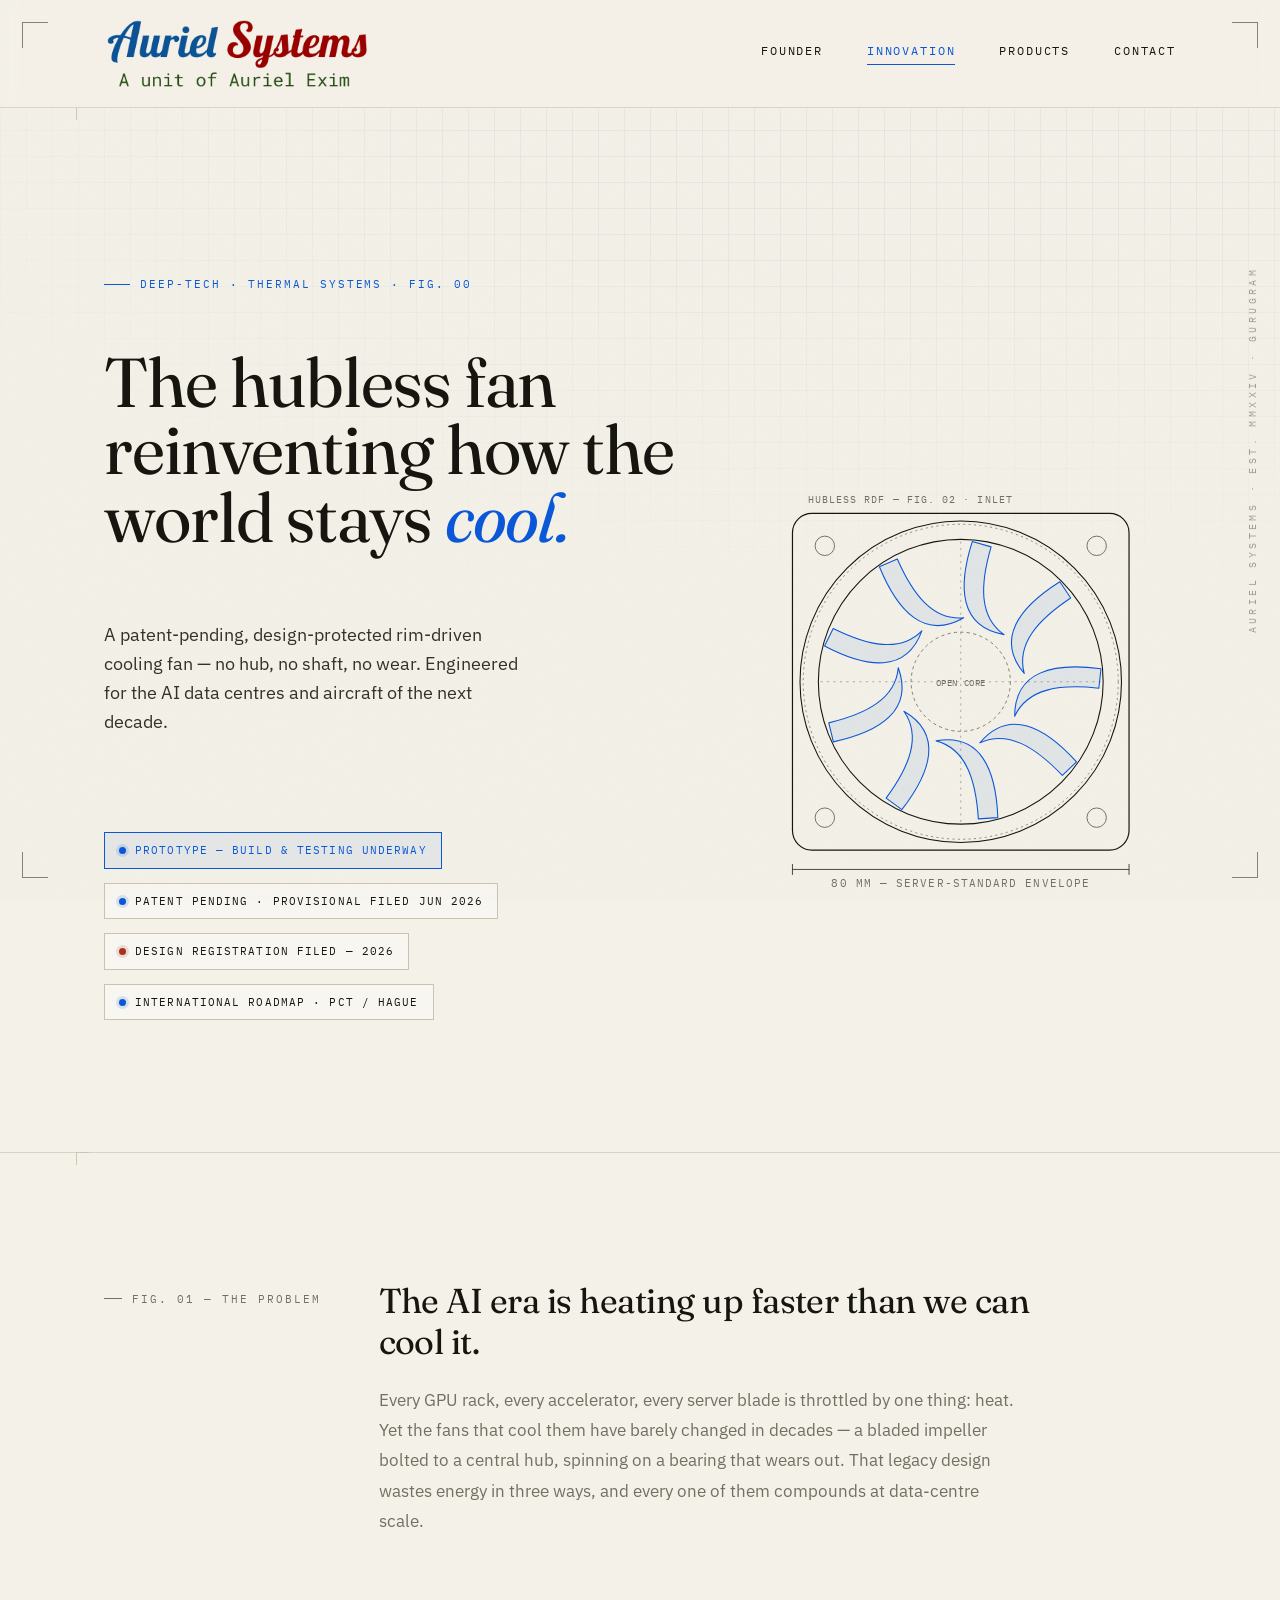
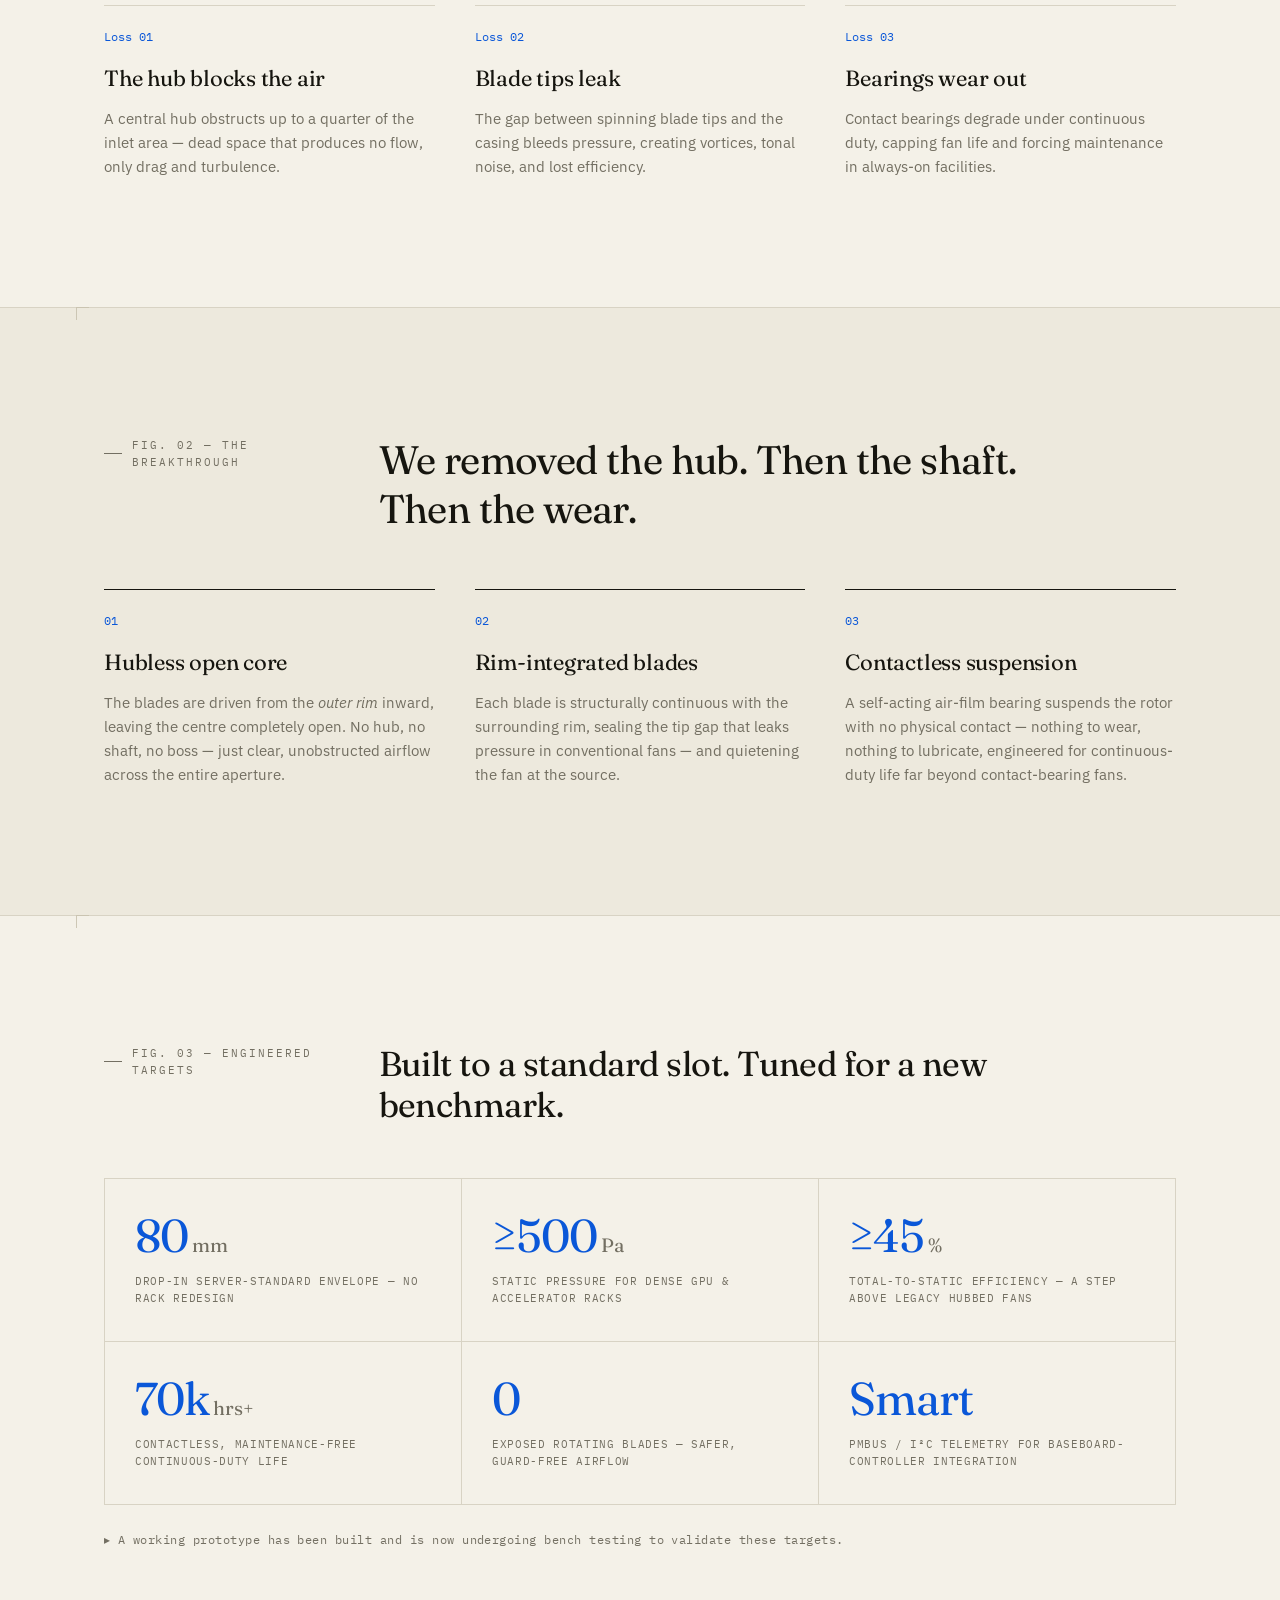
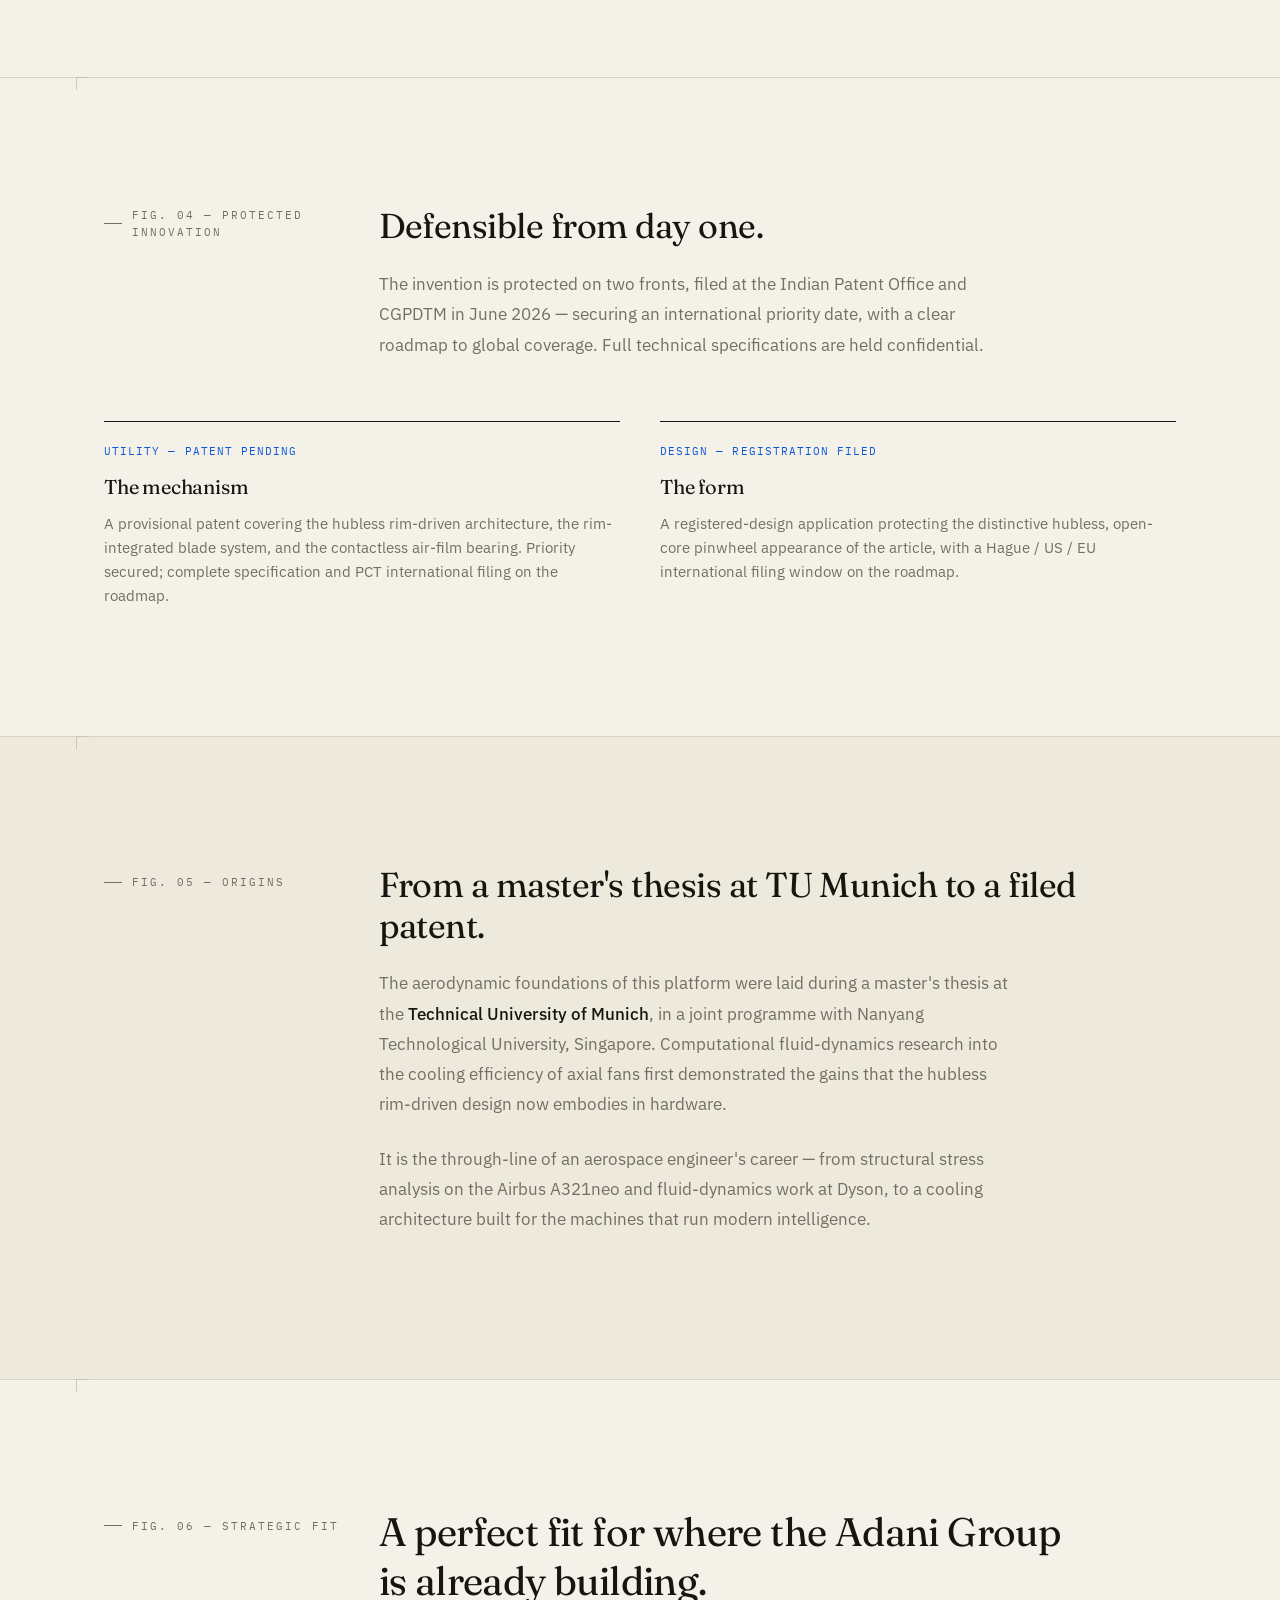
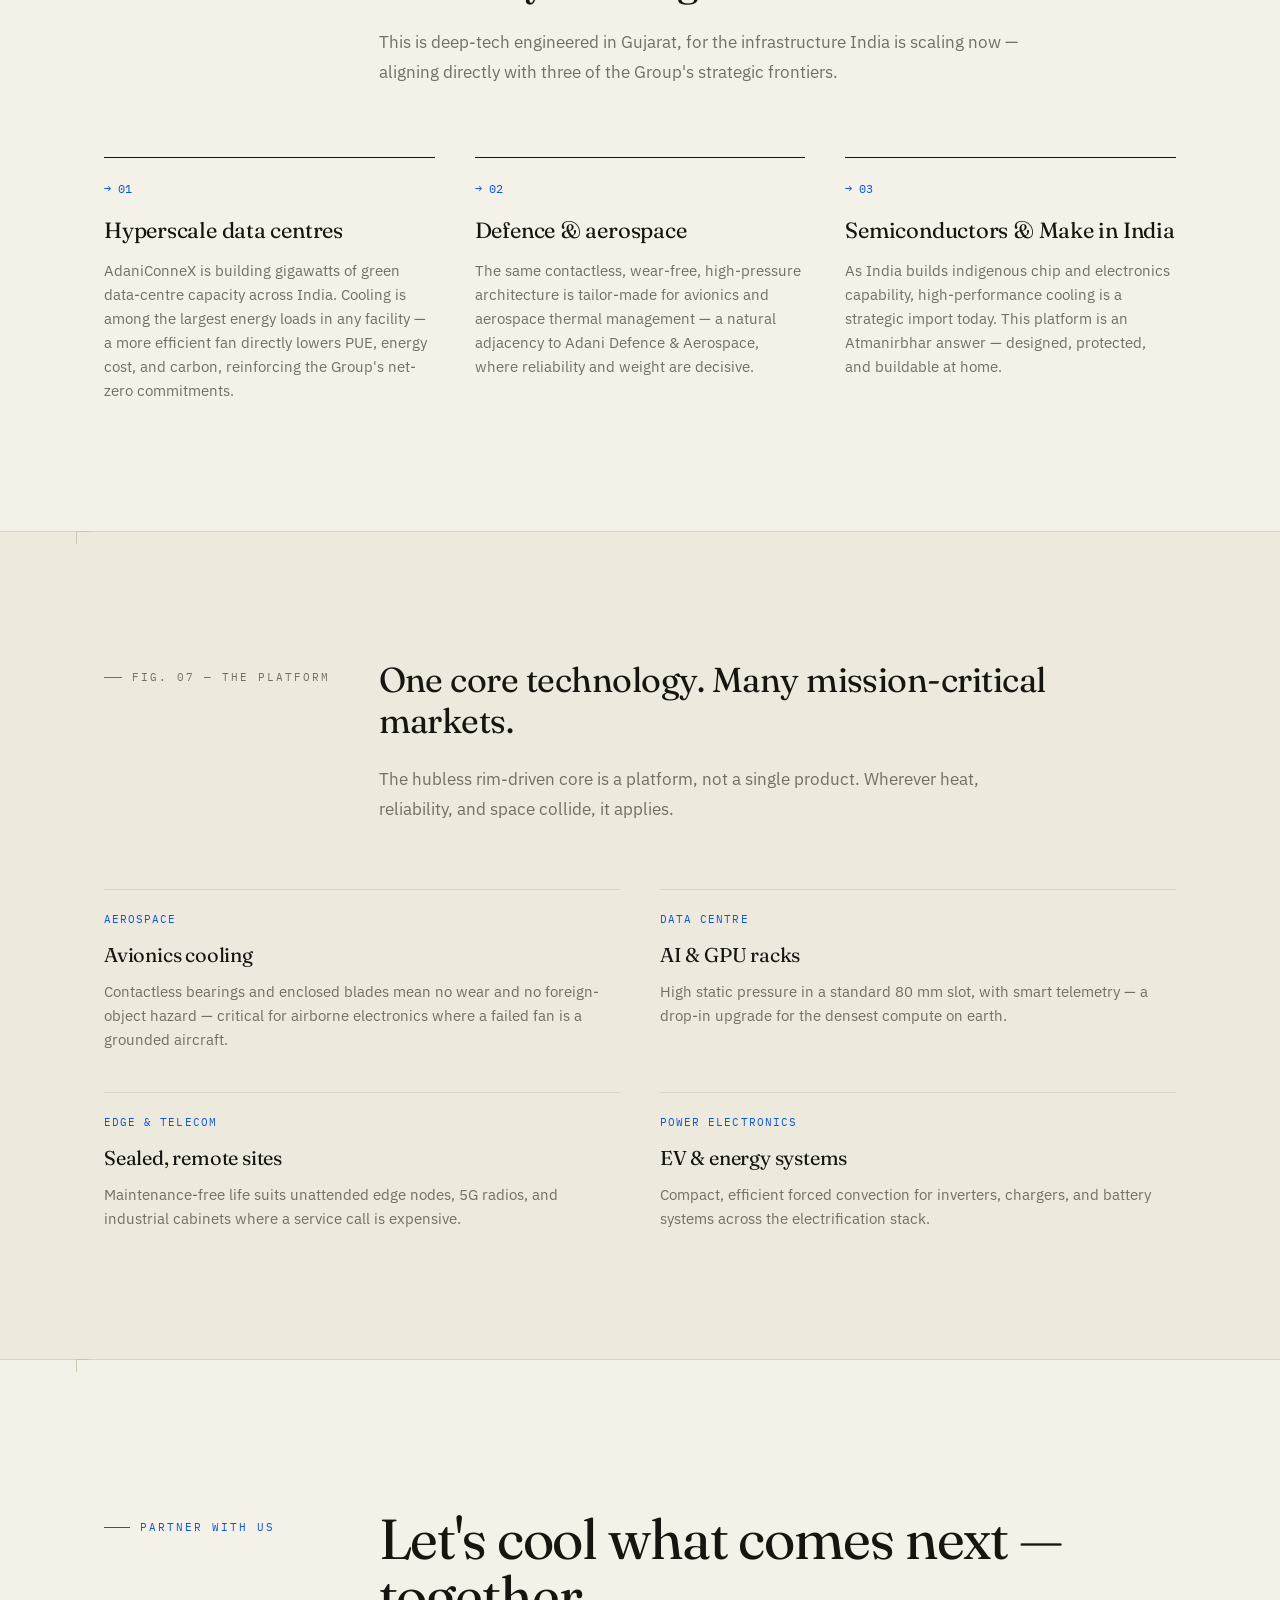
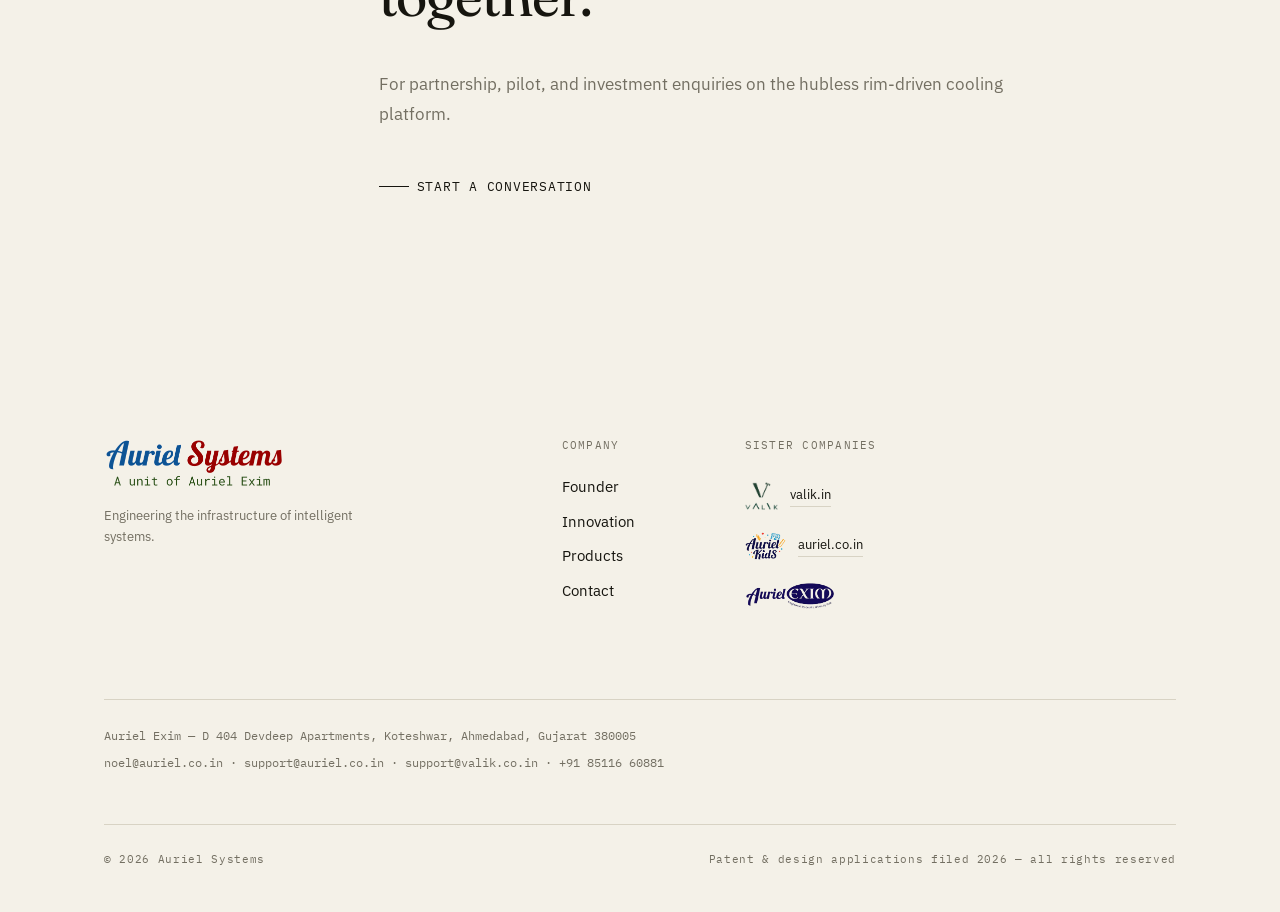
<file: innovation.html>
<!DOCTYPE html>
<html lang="en">
<head>
  <meta charset="utf-8">
  <meta name="viewport" content="width=device-width, initial-scale=1">
  <title>Hubless Rim-Driven Cooling Fan — Deep-Tech · Auriel Systems</title>
  <meta name="description" content="A patent-pending, design-protected hubless rim-driven axial cooling fan — engineered for high-density data-centre and avionics thermal management. Higher efficiency, no wear, no exposed blades.">
  <link rel="canonical" href="https://auriel.systems/innovation.html">
  <meta property="og:title" content="Hubless Rim-Driven Cooling Fan — Auriel Systems">
  <meta property="og:description" content="Patent-pending deep-tech: a hubless, contactless cooling fan for the data centres and aircraft of the next decade.">
  <meta property="og:type" content="website">
  <meta property="og:url" content="https://auriel.systems/innovation.html">
  <meta name="theme-color" content="#F4F1E8">
  <link rel="icon" type="image/png" href="assets/auriel-logo-transparent.png">
  <link rel="preconnect" href="https://fonts.googleapis.com">
  <link rel="preconnect" href="https://fonts.gstatic.com" crossorigin>
  <link href="https://fonts.googleapis.com/css2?family=Fraunces:ital,opsz,wght@0,9..144,400;0,9..144,500;1,9..144,400&family=IBM+Plex+Sans:wght@400;500;600&family=IBM+Plex+Mono:wght@400;500&display=swap" rel="stylesheet">
  <link rel="stylesheet" href="css/styles.css">
  <style>
    /* page-specific: IP badges, metric grid, pillars */
    .badges { display:flex; flex-wrap:wrap; gap:14px; }
    .badge {
      display:inline-flex; align-items:center; gap:9px;
      font-family:var(--mono); font-size:11px; letter-spacing:0.1em; text-transform:uppercase;
      color:var(--ink); border:1px solid var(--line-2); padding:9px 14px; background:rgba(255,255,255,0.35);
    }
    .badge::before { content:""; width:7px; height:7px; border-radius:50%; background:var(--blue); box-shadow:0 0 0 3px rgba(10,87,216,0.14); }
    .badge--red::before { background:var(--red); box-shadow:0 0 0 3px rgba(166,50,31,0.14); }
    .badge--live { border-color:var(--blue); background:rgba(10,87,216,0.06); color:var(--blue); }
    .badge--live::before { background:var(--blue); animation:pulse 1.9s ease-in-out infinite; }
    @keyframes pulse {
      0%   { box-shadow:0 0 0 0 rgba(10,87,216,0.45); }
      70%  { box-shadow:0 0 0 7px rgba(10,87,216,0); }
      100% { box-shadow:0 0 0 0 rgba(10,87,216,0); }
    }

    .metrics { display:grid; grid-template-columns:repeat(3,1fr); gap:1px; background:var(--line); border:1px solid var(--line); }
    .metric { background:var(--paper); padding:34px 30px; }
    .metric__num { font-family:var(--serif); font-size:clamp(34px,3.6vw,50px); line-height:1; letter-spacing:-0.02em; color:var(--blue); }
    .metric__num .u { font-size:0.42em; color:var(--muted); letter-spacing:0; margin-left:4px; }
    .metric__label { margin-top:14px; font-family:var(--mono); font-size:11px; letter-spacing:0.06em; text-transform:uppercase; color:var(--muted); line-height:1.55; }

    .pillars { display:grid; grid-template-columns:repeat(3,1fr); gap:40px; }
    .pillar { border-top:1px solid var(--ink); padding-top:22px; }
    .pillar__no { font-family:var(--mono); font-size:12px; color:var(--blue); margin-bottom:16px; }
    .pillar h3 { font-size:22px; margin-bottom:12px; letter-spacing:-0.01em; }
    .pillar p { margin:0; font-size:14.5px; line-height:1.66; color:var(--muted); }

    .split { display:grid; grid-template-columns:repeat(2,1fr); gap:40px; }
    .use-card { border-top:1px solid var(--line); padding-top:22px; }
    .use-card h3 { font-size:20px; margin-bottom:10px; letter-spacing:-0.01em; }
    .use-card p { margin:0; font-size:14.5px; line-height:1.66; color:var(--muted); }
    .use-card .tag { font-family:var(--mono); font-size:10.5px; letter-spacing:0.1em; text-transform:uppercase; color:var(--blue); margin-bottom:12px; display:block; }

    .hero-fan { grid-column:8 / span 5; grid-row:2 / span 3; align-self:center; }
    @media (max-width:1100px){ .hero-fan{ grid-column:5 / span 8; grid-row:auto; margin-top:52px; } }
    @media (max-width:760px){
      .metrics{ grid-template-columns:1fr 1fr; }
      .pillars{ grid-template-columns:1fr; gap:34px; }
      .split{ grid-template-columns:1fr; gap:30px; }
      .hero-fan{ margin-top:40px; max-width:380px; }
    }
  </style>
</head>
<body>
  <div class="bp-grid" aria-hidden="true"></div>
  <div class="paper-grain" aria-hidden="true"></div>

  <header class="nav">
    <a href="index.html" aria-label="Auriel Systems — home">
      <img class="nav__logo" src="assets/auriel-logo-transparent.png" alt="Auriel Systems">
    </a>
    <button class="nav__toggle" aria-label="Toggle menu" aria-expanded="false">
      <span></span><span></span><span></span>
    </button>
    <nav class="nav__links">
      <a class="nav__link" href="founder.html">Founder</a>
      <a class="nav__link is-active" href="innovation.html">Innovation</a>
      <a class="nav__link" href="products.html">Products</a>
      <a class="nav__link" href="contact.html">Contact</a>
    </nav>
  </header>

  <main class="wrap">

    <!-- Hero -->
    <section class="section hero grid12">
      <div class="eyebrow eyebrow--blue animate-up" style="animation-delay:.05s">Deep-Tech · Thermal Systems · Fig. 00</div>
      <h1 class="display animate-up" style="grid-column:1 / span 7;font-size:clamp(40px,5.4vw,86px);animation-delay:.12s">The hubless fan reinventing how the world stays <span class="em">cool.</span></h1>
      <p class="lead animate-up" style="grid-column:1 / span 5;animation-delay:.22s">A patent-pending, design-protected rim-driven cooling fan — no hub, no shaft, no wear. Engineered for the AI data centres and aircraft of the next decade.</p>

      <!-- Hubless rim-driven fan — technical diagram -->
      <div class="hero-fan animate-up" style="animation-delay:.3s" aria-hidden="true">
        <svg class="instrument" viewBox="0 0 400 400" xmlns="http://www.w3.org/2000/svg">
          <!-- square venturi housing -->
          <rect class="draw" style="--len:1300" x="44" y="44" width="312" height="312" rx="18" fill="none" stroke="#16150F" stroke-width="1.1"/>
          <!-- corner mounting holes -->
          <g fill="none" stroke="#736F62" stroke-width="0.9">
            <circle cx="74" cy="74" r="9"/><circle cx="326" cy="74" r="9"/>
            <circle cx="74" cy="326" r="9"/><circle cx="326" cy="326" r="9"/>
          </g>
          <!-- venturi bore + rim -->
          <circle class="draw" style="--len:940" cx="200" cy="200" r="149" fill="none" stroke="#16150F" stroke-width="1"/>
          <circle cx="200" cy="200" r="146" fill="none" stroke="#736F62" stroke-width="0.7" stroke-dasharray="2 3"/>
          <circle cx="200" cy="200" r="132" fill="none" stroke="#16150F" stroke-width="1"/>
          <!-- centre crosshair (open core) -->
          <line x1="200" y1="70" x2="200" y2="330" stroke="#736F62" stroke-width="0.5" stroke-dasharray="2 4"/>
          <line x1="70" y1="200" x2="330" y2="200" stroke="#736F62" stroke-width="0.5" stroke-dasharray="2 4"/>

          <!-- rotating rim-driven impeller: 9 backward-swept blades cantilevered inward -->
          <g class="blades">
            <g fill="#0A57D8" fill-opacity="0.08" stroke="#0A57D8" stroke-width="1" stroke-linejoin="round">
              <g id="bl9"><path d="M330,188 C286,182 250,190 250,232 C262,206 292,202 328,206 Z"/></g>
              <use href="#bl9" transform="rotate(40 200 200)"/>
              <use href="#bl9" transform="rotate(80 200 200)"/>
              <use href="#bl9" transform="rotate(120 200 200)"/>
              <use href="#bl9" transform="rotate(160 200 200)"/>
              <use href="#bl9" transform="rotate(200 200 200)"/>
              <use href="#bl9" transform="rotate(240 200 200)"/>
              <use href="#bl9" transform="rotate(280 200 200)"/>
              <use href="#bl9" transform="rotate(320 200 200)"/>
            </g>
          </g>

          <!-- open central void ring -->
          <circle cx="200" cy="200" r="46" fill="none" stroke="#736F62" stroke-width="0.8" stroke-dasharray="3 3"/>

          <!-- annotations (non-proprietary) -->
          <g stroke="#16150F" stroke-width="0.7">
            <line x1="44" y1="374" x2="356" y2="374"/>
            <line x1="44" y1="369" x2="44" y2="379"/><line x1="356" y1="369" x2="356" y2="379"/>
          </g>
          <text x="200" y="390" text-anchor="middle" font-family="IBM Plex Mono, monospace" font-size="10" fill="#736F62" letter-spacing="1">80 MM — SERVER-STANDARD ENVELOPE</text>
          <text x="200" y="204" text-anchor="middle" font-family="IBM Plex Mono, monospace" font-size="8.5" fill="#736F62" letter-spacing="0.5">OPEN CORE</text>
          <text x="58" y="34" font-family="IBM Plex Mono, monospace" font-size="9" fill="#736F62" letter-spacing="1">HUBLESS RDF — FIG. 02 · INLET</text>
        </svg>
      </div>

      <!-- IP badges -->
      <div class="badges animate-up" style="grid-column:1 / span 7;margin-top:52px;animation-delay:.4s">
        <span class="badge badge--live">Prototype — Build &amp; Testing Underway</span>
        <span class="badge">Patent Pending · Provisional Filed Jun 2026</span>
        <span class="badge badge--red">Design Registration Filed — 2026</span>
        <span class="badge">International Roadmap · PCT / Hague</span>
      </div>
    </section>

    <!-- 01 The problem -->
    <section class="section">
      <div class="grid12" style="margin-bottom:52px">
        <div class="col-3"><span class="eyebrow">Fig. 01 — The Problem</span></div>
        <div class="col-4-8">
          <h2 class="h2-sm" style="margin-bottom:22px">The AI era is heating up faster than we can cool it.</h2>
          <p class="body">Every GPU rack, every accelerator, every server blade is throttled by one thing: heat. Yet the fans that cool them have barely changed in decades — a bladed impeller bolted to a central hub, spinning on a bearing that wears out. That legacy design wastes energy in three ways, and every one of them compounds at data-centre scale.</p>
        </div>
      </div>
      <div class="pillars">
        <div class="pillar" style="border-top-color:var(--line)">
          <div class="pillar__no">Loss 01</div>
          <h3>The hub blocks the air</h3>
          <p>A central hub obstructs up to a quarter of the inlet area — dead space that produces no flow, only drag and turbulence.</p>
        </div>
        <div class="pillar" style="border-top-color:var(--line)">
          <div class="pillar__no">Loss 02</div>
          <h3>Blade tips leak</h3>
          <p>The gap between spinning blade tips and the casing bleeds pressure, creating vortices, tonal noise, and lost efficiency.</p>
        </div>
        <div class="pillar" style="border-top-color:var(--line)">
          <div class="pillar__no">Loss 03</div>
          <h3>Bearings wear out</h3>
          <p>Contact bearings degrade under continuous duty, capping fan life and forcing maintenance in always-on facilities.</p>
        </div>
      </div>
    </section>

    <!-- 02 The breakthrough -->
    <section class="section section--alt">
      <div class="grid12" style="margin-bottom:56px">
        <div class="col-3"><span class="eyebrow">Fig. 02 — The Breakthrough</span></div>
        <div class="col-4-8">
          <h2 class="h2" style="margin-bottom:0">We removed the hub. Then the shaft. Then the wear.</h2>
        </div>
      </div>
      <div class="pillars">
        <div class="pillar">
          <div class="pillar__no">01</div>
          <h3>Hubless open core</h3>
          <p>The blades are driven from the <em>outer rim</em> inward, leaving the centre completely open. No hub, no shaft, no boss — just clear, unobstructed airflow across the entire aperture.</p>
        </div>
        <div class="pillar">
          <div class="pillar__no">02</div>
          <h3>Rim-integrated blades</h3>
          <p>Each blade is structurally continuous with the surrounding rim, sealing the tip gap that leaks pressure in conventional fans — and quietening the fan at the source.</p>
        </div>
        <div class="pillar">
          <div class="pillar__no">03</div>
          <h3>Contactless suspension</h3>
          <p>A self-acting air-film bearing suspends the rotor with no physical contact — nothing to wear, nothing to lubricate, engineered for continuous-duty life far beyond contact-bearing fans.</p>
        </div>
      </div>
    </section>

    <!-- 03 Performance -->
    <section class="section">
      <div class="grid12" style="margin-bottom:52px">
        <div class="col-3"><span class="eyebrow">Fig. 03 — Engineered Targets</span></div>
        <h2 class="h2-sm col-4-8">Built to a standard slot. Tuned for a new benchmark.</h2>
      </div>
      <div class="metrics">
        <div class="metric"><div class="metric__num">80<span class="u">mm</span></div><div class="metric__label">Drop-in server-standard envelope — no rack redesign</div></div>
        <div class="metric"><div class="metric__num">≥500<span class="u">Pa</span></div><div class="metric__label">Static pressure for dense GPU &amp; accelerator racks</div></div>
        <div class="metric"><div class="metric__num">≥45<span class="u">%</span></div><div class="metric__label">Total-to-static efficiency — a step above legacy hubbed fans</div></div>
        <div class="metric"><div class="metric__num">70k<span class="u">hrs+</span></div><div class="metric__label">Contactless, maintenance-free continuous-duty life</div></div>
        <div class="metric"><div class="metric__num">0</div><div class="metric__label">Exposed rotating blades — safer, guard-free airflow</div></div>
        <div class="metric"><div class="metric__num">Smart</div><div class="metric__label">PMBus / I²C telemetry for baseboard-controller integration</div></div>
      </div>
      <p style="margin:26px 0 0;font-family:var(--mono);font-size:12px;letter-spacing:0.04em;color:var(--muted)">▸ A working prototype has been built and is now undergoing bench testing to validate these targets.</p>
    </section>

    <!-- 04 IP position -->
    <section class="section">
      <div class="grid12" style="margin-bottom:44px">
        <div class="col-3"><span class="eyebrow">Fig. 04 — Protected Innovation</span></div>
        <div class="col-4-8">
          <h2 class="h2-sm" style="margin-bottom:22px">Defensible from day one.</h2>
          <p class="body">The invention is protected on two fronts, filed at the Indian Patent Office and CGPDTM in June 2026 — securing an international priority date, with a clear roadmap to global coverage. Full technical specifications are held confidential.</p>
        </div>
      </div>
      <div class="split">
        <div class="use-card" style="border-top-color:var(--ink)">
          <span class="tag">Utility — Patent Pending</span>
          <h3>The mechanism</h3>
          <p>A provisional patent covering the hubless rim-driven architecture, the rim-integrated blade system, and the contactless air-film bearing. Priority secured; complete specification and PCT international filing on the roadmap.</p>
        </div>
        <div class="use-card" style="border-top-color:var(--ink)">
          <span class="tag">Design — Registration Filed</span>
          <h3>The form</h3>
          <p>A registered-design application protecting the distinctive hubless, open-core pinwheel appearance of the article, with a Hague / US / EU international filing window on the roadmap.</p>
        </div>
      </div>
    </section>

    <!-- 05 Origins -->
    <section class="section section--alt">
      <div class="grid12">
        <div class="col-3"><span class="eyebrow">Fig. 05 — Origins</span></div>
        <div class="col-4-8">
          <h2 class="h2-sm" style="margin-bottom:22px">From a master's thesis at TU Munich to a filed patent.</h2>
          <p class="body" style="margin-bottom:24px">The aerodynamic foundations of this platform were laid during a master's thesis at the <strong style="color:var(--ink);font-weight:500">Technical University of Munich</strong>, in a joint programme with Nanyang Technological University, Singapore. Computational fluid-dynamics research into the cooling efficiency of axial fans first demonstrated the gains that the hubless rim-driven design now embodies in hardware.</p>
          <p class="body">It is the through-line of an aerospace engineer's career — from structural stress analysis on the Airbus A321neo and fluid-dynamics work at Dyson, to a cooling architecture built for the machines that run modern intelligence.</p>
        </div>
      </div>
    </section>

    <!-- 06 Strategic fit -->
    <section class="section">
      <div class="grid12" style="margin-bottom:52px">
        <div class="col-3"><span class="eyebrow">Fig. 06 — Strategic Fit</span></div>
        <div class="col-4-8">
          <h2 class="h2" style="margin-bottom:22px">A perfect fit for where the Adani Group is already building.</h2>
          <p class="body">This is deep-tech engineered in Gujarat, for the infrastructure India is scaling now — aligning directly with three of the Group's strategic frontiers.</p>
        </div>
      </div>
      <div class="pillars">
        <div class="pillar">
          <div class="pillar__no">→ 01</div>
          <h3>Hyperscale data centres</h3>
          <p>AdaniConneX is building gigawatts of green data-centre capacity across India. Cooling is among the largest energy loads in any facility — a more efficient fan directly lowers PUE, energy cost, and carbon, reinforcing the Group's net-zero commitments.</p>
        </div>
        <div class="pillar">
          <div class="pillar__no">→ 02</div>
          <h3>Defence &amp; aerospace</h3>
          <p>The same contactless, wear-free, high-pressure architecture is tailor-made for avionics and aerospace thermal management — a natural adjacency to Adani Defence &amp; Aerospace, where reliability and weight are decisive.</p>
        </div>
        <div class="pillar">
          <div class="pillar__no">→ 03</div>
          <h3>Semiconductors &amp; Make in India</h3>
          <p>As India builds indigenous chip and electronics capability, high-performance cooling is a strategic import today. This platform is an Atmanirbhar answer — designed, protected, and buildable at home.</p>
        </div>
      </div>
    </section>

    <!-- 07 Beyond the rack -->
    <section class="section section--alt">
      <div class="grid12" style="margin-bottom:48px">
        <div class="col-3"><span class="eyebrow">Fig. 07 — The Platform</span></div>
        <div class="col-4-8">
          <h2 class="h2-sm" style="margin-bottom:22px">One core technology. Many mission-critical markets.</h2>
          <p class="body">The hubless rim-driven core is a platform, not a single product. Wherever heat, reliability, and space collide, it applies.</p>
        </div>
      </div>
      <div class="split">
        <div class="use-card">
          <span class="tag">Aerospace</span>
          <h3>Avionics cooling</h3>
          <p>Contactless bearings and enclosed blades mean no wear and no foreign-object hazard — critical for airborne electronics where a failed fan is a grounded aircraft.</p>
        </div>
        <div class="use-card">
          <span class="tag">Data centre</span>
          <h3>AI &amp; GPU racks</h3>
          <p>High static pressure in a standard 80 mm slot, with smart telemetry — a drop-in upgrade for the densest compute on earth.</p>
        </div>
        <div class="use-card">
          <span class="tag">Edge &amp; telecom</span>
          <h3>Sealed, remote sites</h3>
          <p>Maintenance-free life suits unattended edge nodes, 5G radios, and industrial cabinets where a service call is expensive.</p>
        </div>
        <div class="use-card">
          <span class="tag">Power electronics</span>
          <h3>EV &amp; energy systems</h3>
          <p>Compact, efficient forced convection for inverters, chargers, and battery systems across the electrification stack.</p>
        </div>
      </div>
    </section>

    <!-- CTA -->
    <section class="section section--bare grid12" style="padding-top:150px;padding-bottom:150px">
      <div class="col-3"><span class="eyebrow eyebrow--blue">Partner with us</span></div>
      <div class="col-4-8">
        <h2 class="cta-huge">Let's cool what comes next — together.</h2>
        <p class="body" style="margin:0 0 40px">For partnership, pilot, and investment enquiries on the hubless rim-driven cooling platform.</p>
        <a class="link-underline" href="contact.html"><span class="lu-line"></span>Start a conversation</a>
      </div>
    </section>

  </main>

  <footer class="footer">
    <div class="footer__brand">
      <img src="assets/auriel-logo-transparent.png" alt="Auriel Systems">
      <p>Engineering the infrastructure of intelligent systems.</p>
    </div>
    <div class="footer__col footer__col--company">
      <div class="footer__heading">Company</div>
      <a class="footer__link" href="founder.html">Founder</a>
      <a class="footer__link" href="innovation.html">Innovation</a>
      <a class="footer__link" href="products.html">Products</a>
      <a class="footer__link" href="contact.html">Contact</a>
    </div>
    <div class="footer__col footer__col--sisters">
      <div class="footer__heading">Sister Companies</div>
      <a class="footer__sister" href="https://valik.in" target="_blank" rel="noopener">
        <img src="assets/valik-logo.png" alt="Valik"><span>valik.in</span>
      </a>
      <div class="footer__sister">
        <img src="assets/auriel-kids-logo.png" alt="Auriel Kids">
        <a href="https://auriel.co.in" target="_blank" rel="noopener">auriel.co.in</a>
      </div>
      <div class="footer__sister">
        <img src="assets/auriel-exim-logo.png" alt="Auriel Exim">
      </div>
    </div>
    <div class="footer__legal">
      <span>Auriel Exim — D 404 Devdeep Apartments, Koteshwar, Ahmedabad, Gujarat 380005</span>
      <span>noel@auriel.co.in · support@auriel.co.in · support@valik.co.in · +91 85116 60881</span>
    </div>
    <div class="footer__bar">
      <span>© 2026 Auriel Systems</span>
      <span>Patent &amp; design applications filed 2026 — all rights reserved</span>
    </div>
  </footer>

  <script src="js/main.js"></script>
</body>
</html>
</file>
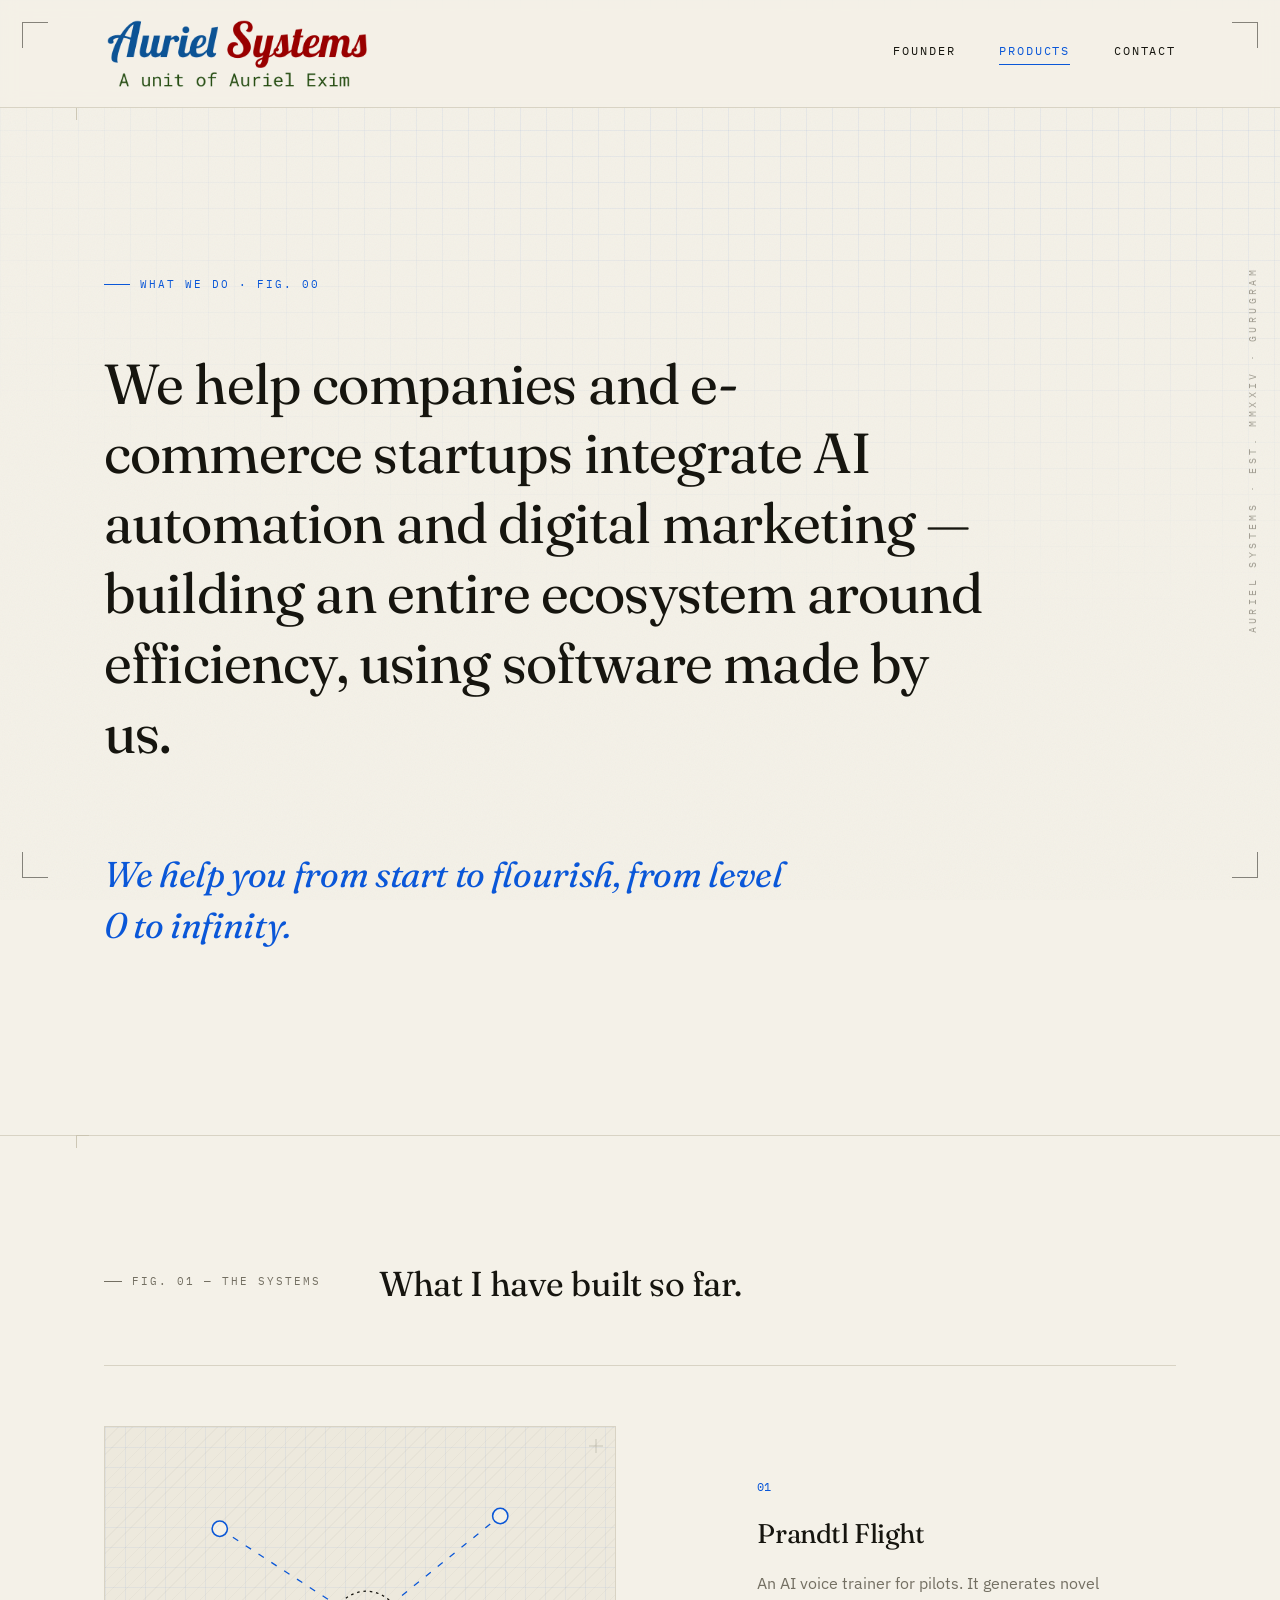
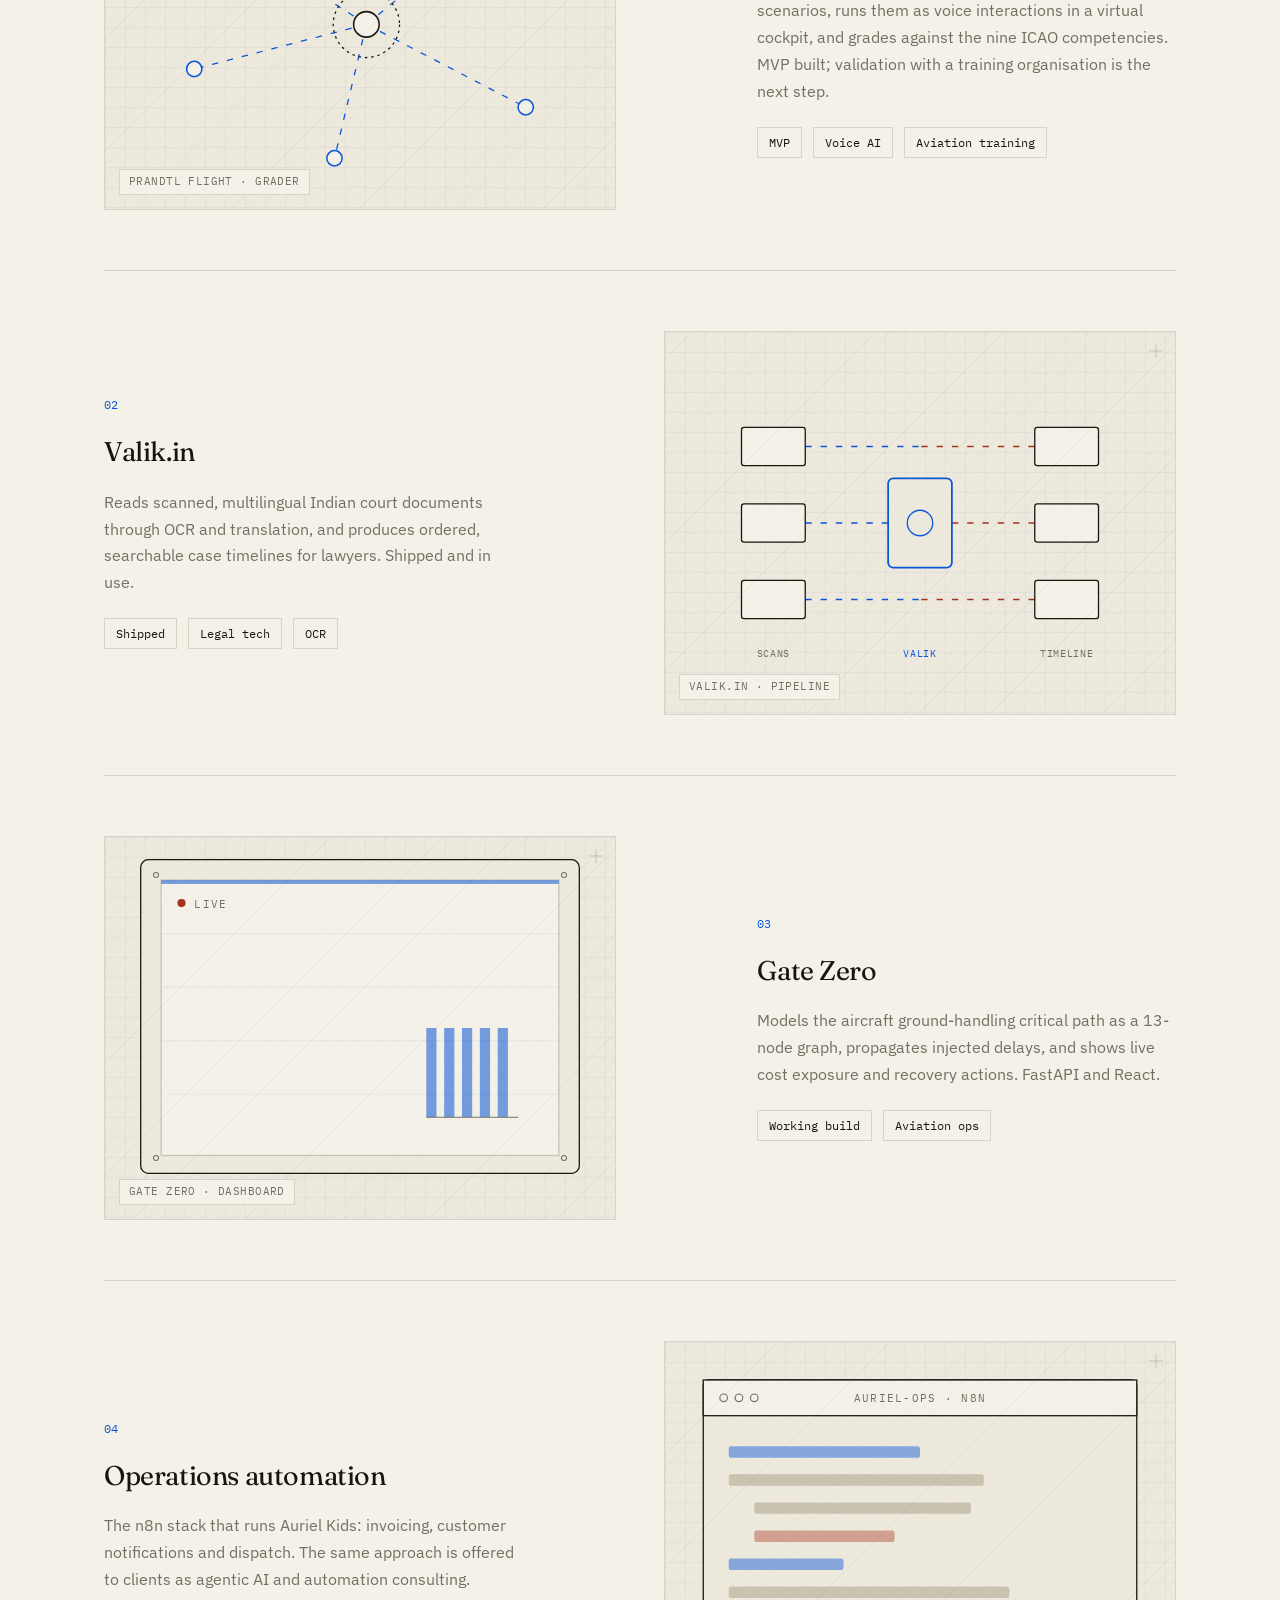
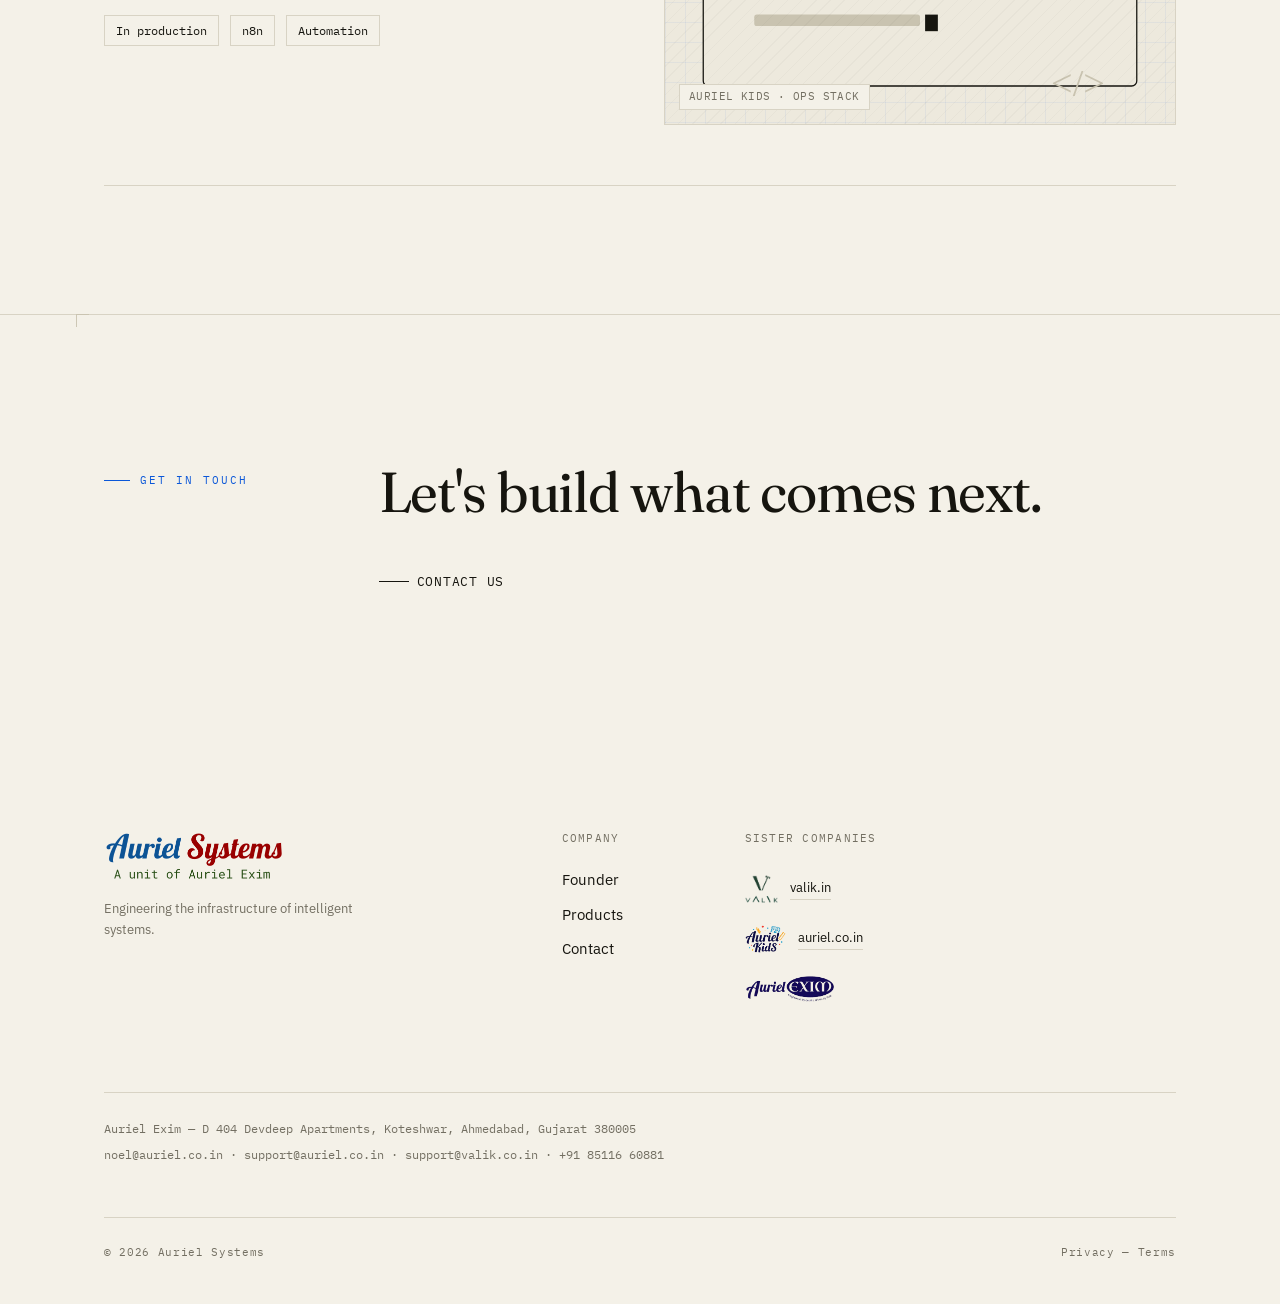
<file: products.html>
<!DOCTYPE html>
<html lang="en">
<head>
  <meta charset="utf-8">
  <meta name="viewport" content="width=device-width, initial-scale=1">
  <title>Products — Auriel Systems</title>
  <meta name="description" content="We help companies and e-commerce startups integrate AI automation and digital marketing — building an ecosystem around efficiency, with software made by us.">
  <link rel="canonical" href="https://auriel.systems/products.html">
  <meta property="og:title" content="Products — Auriel Systems">
  <meta property="og:description" content="From start to flourish, from level 0 to infinity. AI automation, orchestration, and software for modern companies.">
  <meta property="og:type" content="website">
  <meta property="og:url" content="https://auriel.systems/products.html">
  <meta name="theme-color" content="#F4F1E8">
  <link rel="icon" type="image/png" href="assets/auriel-logo-transparent.png">
  <link rel="preconnect" href="https://fonts.googleapis.com">
  <link rel="preconnect" href="https://fonts.gstatic.com" crossorigin>
  <link href="https://fonts.googleapis.com/css2?family=Fraunces:ital,opsz,wght@0,9..144,400;0,9..144,500;1,9..144,400&family=IBM+Plex+Sans:wght@400;500;600&family=IBM+Plex+Mono:wght@400;500&display=swap" rel="stylesheet">
  <link rel="stylesheet" href="css/styles.css">
</head>
<body>
  <div class="bp-grid" aria-hidden="true"></div>
  <div class="paper-grain" aria-hidden="true"></div>

  <header class="nav">
    <a href="index.html" aria-label="Auriel Systems — home">
      <img class="nav__logo" src="assets/auriel-logo-transparent.png" alt="Auriel Systems">
    </a>
    <button class="nav__toggle" aria-label="Toggle menu" aria-expanded="false">
      <span></span><span></span><span></span>
    </button>
    <nav class="nav__links">
      <a class="nav__link" href="founder.html">Founder</a>
      <a class="nav__link is-active" href="products.html">Products</a>
      <a class="nav__link" href="contact.html">Contact</a>
    </nav>
  </header>

  <main class="wrap">

    <!-- Hero statement -->
    <section class="section hero grid12" style="padding-bottom:148px">
      <div class="eyebrow eyebrow--blue animate-up" style="grid-column:1 / -1;margin-bottom:30px;animation-delay:.05s">What we do · Fig. 00</div>
      <h1 class="animate-up" style="grid-column:1 / span 10;font-size:clamp(34px,4.4vw,62px);line-height:1.24;letter-spacing:-0.015em;font-family:var(--serif);font-weight:400;animation-delay:.12s">We help companies and e-commerce startups integrate AI automation and digital marketing — building an entire ecosystem around efficiency, using software made by us.</h1>
      <p class="animate-up" style="grid-column:1 / span 8;margin-top:56px;font-family:var(--serif);font-style:italic;font-weight:400;font-size:clamp(24px,2.8vw,36px);line-height:1.42;letter-spacing:-0.01em;color:var(--blue);animation-delay:.22s">We help you from start to flourish, from level 0 to infinity.</p>
    </section>

    <!-- Product list -->
    <section class="section">
      <div class="grid12" style="margin-bottom:60px">
        <div class="col-3"><span class="eyebrow">Fig. 01 — The systems</span></div>
        <h2 class="h2-sm col-4-8">What I have built so far.</h2>
      </div>

      <div class="prod-row">
        <div style="grid-column:1 / span 6"><div class="ph-img">
            <svg class="pd-svg" viewBox="0 0 400 300" preserveAspectRatio="xMidYMid slice">
              <line x1="205" y1="155" x2="90" y2="80" stroke="var(--blue)" stroke-width="1" class="pd-flow" style="animation-delay:0s"/>
              <line x1="205" y1="155" x2="310" y2="70" stroke="var(--blue)" stroke-width="1" class="pd-flow" style="animation-delay:.3s"/>
              <line x1="205" y1="155" x2="330" y2="220" stroke="var(--blue)" stroke-width="1" class="pd-flow" style="animation-delay:.6s"/>
              <line x1="205" y1="155" x2="180" y2="260" stroke="var(--blue)" stroke-width="1" class="pd-flow" style="animation-delay:.9s"/>
              <line x1="205" y1="155" x2="70" y2="190" stroke="var(--blue)" stroke-width="1" class="pd-flow" style="animation-delay:1.2s"/>
              <circle cx="205" cy="155" r="26" fill="none" stroke="var(--ink)" stroke-width="1" stroke-dasharray="2 3"/>
              <circle class="pd-orbit" cx="205" cy="155" r="26" fill="none" stroke="none">
                <circle cx="231" cy="155" r="2.4" fill="var(--red)"/>
              </circle>
              <circle cx="205" cy="155" r="10" fill="var(--paper)" stroke="var(--ink)" stroke-width="1.2"/>
              <circle cx="90" cy="80" r="6" fill="var(--paper)" stroke="var(--blue)" stroke-width="1.2" class="pd-node" style="animation-delay:0s"/>
              <circle cx="310" cy="70" r="6" fill="var(--paper)" stroke="var(--blue)" stroke-width="1.2" class="pd-node" style="animation-delay:.4s"/>
              <circle cx="330" cy="220" r="6" fill="var(--paper)" stroke="var(--blue)" stroke-width="1.2" class="pd-node" style="animation-delay:.8s"/>
              <circle cx="180" cy="260" r="6" fill="var(--paper)" stroke="var(--blue)" stroke-width="1.2" class="pd-node" style="animation-delay:1.2s"/>
              <circle cx="70" cy="190" r="6" fill="var(--paper)" stroke="var(--blue)" stroke-width="1.2" class="pd-node" style="animation-delay:1.6s"/>
            </svg>
            <span class="ph-img__label">PRANDTL FLIGHT · GRADER</span><svg class="ph-img__cross" width="14" height="14"><path d="M7 0v14M0 7h14" stroke="#736F62" stroke-width="0.6"/></svg></div></div>
        <div style="grid-column:8 / span 5">
          <div class="prod-row__num">01</div>
          <h3>Prandtl Flight</h3>
          <p>An AI voice trainer for pilots. It generates novel scenarios, runs them as voice interactions in a virtual cockpit, and grades against the nine ICAO competencies. MVP built; validation with a training organisation is the next step.</p>
          <div class="pill-row"><span class="pill">MVP</span><span class="pill">Voice AI</span><span class="pill">Aviation training</span></div>
        </div>
      </div>

      <div class="prod-row prod-row--rev">
        <div style="grid-column:1 / span 5">
          <div class="prod-row__num">02</div>
          <h3>Valik.in</h3>
          <p>Reads scanned, multilingual Indian court documents through OCR and translation, and produces ordered, searchable case timelines for lawyers. Shipped and in use.</p>
          <div class="pill-row"><span class="pill">Shipped</span><span class="pill">Legal tech</span><span class="pill">OCR</span></div>
        </div>
        <div style="grid-column:7 / span 6"><div class="ph-img">
            <svg class="pd-svg" viewBox="0 0 400 300" preserveAspectRatio="xMidYMid slice">
              <line x1="110" y1="90" x2="200" y2="90"   stroke="var(--blue)" stroke-width="1" class="pd-flow" style="animation-delay:0s"/>
              <line x1="110" y1="150" x2="200" y2="150" stroke="var(--blue)" stroke-width="1" class="pd-flow" style="animation-delay:.25s"/>
              <line x1="110" y1="210" x2="200" y2="210" stroke="var(--blue)" stroke-width="1" class="pd-flow" style="animation-delay:.5s"/>
              <line x1="290" y1="90" x2="200" y2="90"   stroke="var(--red)" stroke-width="1" class="pd-flow--rev" style="animation-delay:.15s"/>
              <line x1="290" y1="150" x2="200" y2="150" stroke="var(--red)" stroke-width="1" class="pd-flow--rev" style="animation-delay:.4s"/>
              <line x1="290" y1="210" x2="200" y2="210" stroke="var(--red)" stroke-width="1" class="pd-flow--rev" style="animation-delay:.65s"/>
              <rect x="60" y="75" width="50" height="30" rx="2" fill="var(--paper)" stroke="var(--ink)" stroke-width="1"/>
              <rect x="60" y="135" width="50" height="30" rx="2" fill="var(--paper)" stroke="var(--ink)" stroke-width="1"/>
              <rect x="60" y="195" width="50" height="30" rx="2" fill="var(--paper)" stroke="var(--ink)" stroke-width="1"/>
              <rect x="175" y="115" width="50" height="70" rx="4" fill="var(--paper-2)" stroke="var(--blue)" stroke-width="1.4"/>
              <circle cx="200" cy="150" r="10" fill="none" stroke="var(--blue)" stroke-width="1" class="pd-node--soft"/>
              <rect x="290" y="75" width="50" height="30" rx="2" fill="var(--paper)" stroke="var(--ink)" stroke-width="1"/>
              <rect x="290" y="135" width="50" height="30" rx="2" fill="var(--paper)" stroke="var(--ink)" stroke-width="1"/>
              <rect x="290" y="195" width="50" height="30" rx="2" fill="var(--paper)" stroke="var(--ink)" stroke-width="1"/>
              <text x="85" y="255" text-anchor="middle" font-family="IBM Plex Mono, monospace" font-size="8" fill="var(--muted)" letter-spacing="0.5">SCANS</text>
              <text x="200" y="255" text-anchor="middle" font-family="IBM Plex Mono, monospace" font-size="8" fill="var(--blue)" letter-spacing="0.5">VALIK</text>
              <text x="315" y="255" text-anchor="middle" font-family="IBM Plex Mono, monospace" font-size="8" fill="var(--muted)" letter-spacing="0.5">TIMELINE</text>
            </svg>
            <span class="ph-img__label">VALIK.IN · PIPELINE</span><svg class="ph-img__cross" width="14" height="14"><path d="M7 0v14M0 7h14" stroke="#736F62" stroke-width="0.6"/></svg></div></div>
      </div>

      <div class="prod-row">
        <div style="grid-column:1 / span 6"><div class="ph-img">
            <svg class="pd-svg" viewBox="0 0 400 300" preserveAspectRatio="xMidYMid slice">
              <defs><clipPath id="consoleClipProd"><rect x="44" y="34" width="312" height="216"/></clipPath></defs>
              <rect x="28" y="18" width="344" height="246" rx="6" fill="var(--paper-2)" stroke="var(--ink)" stroke-width="1"/>
              <circle cx="40" cy="30" r="2" fill="none" stroke="var(--muted)" stroke-width="0.8"/>
              <circle cx="360" cy="30" r="2" fill="none" stroke="var(--muted)" stroke-width="0.8"/>
              <circle cx="40" cy="252" r="2" fill="none" stroke="var(--muted)" stroke-width="0.8"/>
              <circle cx="360" cy="252" r="2" fill="none" stroke="var(--muted)" stroke-width="0.8"/>
              <rect x="44" y="34" width="312" height="216" fill="var(--paper)" stroke="var(--line-2)" stroke-width="1"/>
              <g clip-path="url(#consoleClipProd)" stroke="var(--grid)">
                <line x1="44" y1="76"  x2="356" y2="76"/>
                <line x1="44" y1="118" x2="356" y2="118"/>
                <line x1="44" y1="160" x2="356" y2="160"/>
                <line x1="44" y1="202" x2="356" y2="202"/>
              </g>
              <g clip-path="url(#consoleClipProd)">
                <rect class="pd-scan" x="44" y="34" width="312" height="3" fill="var(--blue)" opacity="0.55"/>
              </g>
              <g>
                <rect class="pd-bar" x="252" y="150" width="8" height="70" fill="var(--blue)" fill-opacity="0.55" style="animation-delay:0s"/>
                <rect class="pd-bar" x="266" y="150" width="8" height="70" fill="var(--blue)" fill-opacity="0.55" style="animation-delay:.2s"/>
                <rect class="pd-bar" x="280" y="150" width="8" height="70" fill="var(--blue)" fill-opacity="0.55" style="animation-delay:.4s"/>
                <rect class="pd-bar" x="294" y="150" width="8" height="70" fill="var(--blue)" fill-opacity="0.55" style="animation-delay:.6s"/>
                <rect class="pd-bar" x="308" y="150" width="8" height="70" fill="var(--blue)" fill-opacity="0.55" style="animation-delay:.8s"/>
                <line x1="252" y1="220" x2="324" y2="220" stroke="var(--muted)" stroke-width="0.75"/>
              </g>
              <circle cx="60" cy="52" r="3.2" fill="var(--red)" class="pd-node--soft"/>
              <text x="70" y="56" font-family="IBM Plex Mono, monospace" font-size="9" fill="var(--muted)" letter-spacing="1">LIVE</text>
            </svg>
            <span class="ph-img__label">GATE ZERO · DASHBOARD</span><svg class="ph-img__cross" width="14" height="14"><path d="M7 0v14M0 7h14" stroke="#736F62" stroke-width="0.6"/></svg></div></div>
        <div style="grid-column:8 / span 5">
          <div class="prod-row__num">03</div>
          <h3>Gate Zero</h3>
          <p>Models the aircraft ground-handling critical path as a 13-node graph, propagates injected delays, and shows live cost exposure and recovery actions. FastAPI and React.</p>
          <div class="pill-row"><span class="pill">Working build</span><span class="pill">Aviation ops</span></div>
        </div>
      </div>

      <div class="prod-row prod-row--rev" style="border-bottom:1px solid var(--line)">
        <div style="grid-column:1 / span 5">
          <div class="prod-row__num">04</div>
          <h3>Operations automation</h3>
          <p>The n8n stack that runs Auriel Kids: invoicing, customer notifications and dispatch. The same approach is offered to clients as agentic AI and automation consulting.</p>
          <div class="pill-row"><span class="pill">In production</span><span class="pill">n8n</span><span class="pill">Automation</span></div>
        </div>
        <div style="grid-column:7 / span 6"><div class="ph-img">
            <svg class="pd-svg" viewBox="0 0 400 300" preserveAspectRatio="xMidYMid slice">
              <rect x="30" y="30" width="340" height="240" rx="4" fill="var(--paper-2)" stroke="var(--ink)" stroke-width="1"/>
              <rect x="30" y="30" width="340" height="28" fill="var(--paper)" stroke="var(--ink)" stroke-width="1"/>
              <circle cx="46" cy="44" r="3" fill="none" stroke="var(--muted)" stroke-width="0.9"/>
              <circle cx="58" cy="44" r="3" fill="none" stroke="var(--muted)" stroke-width="0.9"/>
              <circle cx="70" cy="44" r="3" fill="none" stroke="var(--muted)" stroke-width="0.9"/>
              <text x="200" y="47" text-anchor="middle" font-family="IBM Plex Mono, monospace" font-size="8.5" fill="var(--muted)" letter-spacing="1">AURIEL-OPS · N8N</text>
              <rect x="50" y="82"  width="150" height="9" rx="2" fill="var(--blue)" fill-opacity="0.45" style="animation:pdType 2.6s ease-in-out infinite alternate; animation-delay:0s"/>
              <rect x="50" y="104" width="200" height="9" rx="2" fill="var(--line-2)" style="animation:pdType 2.6s ease-in-out infinite alternate; animation-delay:.2s"/>
              <rect x="70" y="126" width="170" height="9" rx="2" fill="var(--line-2)" style="animation:pdType 2.6s ease-in-out infinite alternate; animation-delay:.4s"/>
              <rect x="70" y="148" width="110" height="9" rx="2" fill="var(--red)" fill-opacity="0.4" style="animation:pdType 2.6s ease-in-out infinite alternate; animation-delay:.6s"/>
              <rect x="50" y="170" width="90"  height="9" rx="2" fill="var(--blue)" fill-opacity="0.45" style="animation:pdType 2.6s ease-in-out infinite alternate; animation-delay:.8s"/>
              <rect x="50" y="192" width="220" height="9" rx="2" fill="var(--line-2)" style="animation:pdType 2.6s ease-in-out infinite alternate; animation-delay:1s"/>
              <rect x="70" y="214" width="130" height="9" rx="2" fill="var(--line-2)" style="animation:pdType 2.6s ease-in-out infinite alternate; animation-delay:1.2s"/>
              <rect x="204" y="214" width="10" height="13" fill="var(--ink)" class="pd-blink"/>
              <text x="345" y="278" text-anchor="end" font-family="Georgia, serif" font-size="30" fill="var(--line-2)">&lt;/&gt;</text>
            </svg>
            <span class="ph-img__label">AURIEL KIDS · OPS STACK</span><svg class="ph-img__cross" width="14" height="14"><path d="M7 0v14M0 7h14" stroke="#736F62" stroke-width="0.6"/></svg></div></div>
      </div>
    </section>

    <!-- Closing CTA -->
    <section class="section section--bare grid12" style="padding-top:148px;padding-bottom:148px">
      <div class="col-3"><span class="eyebrow eyebrow--blue">Get in touch</span></div>
      <div class="col-4-8">
        <h2 class="cta-huge">Let's build what comes next.</h2>
        <a class="link-underline" href="contact.html"><span class="lu-line"></span>Contact us</a>
      </div>
    </section>

  </main>

  <footer class="footer">
    <div class="footer__brand">
      <img src="assets/auriel-logo-transparent.png" alt="Auriel Systems">
      <p>Engineering the infrastructure of intelligent systems.</p>
    </div>
    <div class="footer__col footer__col--company">
      <div class="footer__heading">Company</div>
      <a class="footer__link" href="founder.html">Founder</a>
      <a class="footer__link" href="products.html">Products</a>
      <a class="footer__link" href="contact.html">Contact</a>
    </div>
    <div class="footer__col footer__col--sisters">
      <div class="footer__heading">Sister Companies</div>
      <a class="footer__sister" href="https://valik.in" target="_blank" rel="noopener">
        <img src="assets/valik-logo.png" alt="Valik"><span>valik.in</span>
      </a>
      <div class="footer__sister">
        <img src="assets/auriel-kids-logo.png" alt="Auriel Kids">
        <a href="https://auriel.co.in" target="_blank" rel="noopener">auriel.co.in</a>
      </div>
      <div class="footer__sister">
        <img src="assets/auriel-exim-logo.png" alt="Auriel Exim">
      </div>
    </div>
    <div class="footer__legal">
      <span>Auriel Exim — D 404 Devdeep Apartments, Koteshwar, Ahmedabad, Gujarat 380005</span>
      <span>noel@auriel.co.in · support@auriel.co.in · support@valik.co.in · +91 85116 60881</span>
    </div>
    <div class="footer__bar">
      <span>© 2026 Auriel Systems</span>
      <span>Privacy — Terms</span>
    </div>
  </footer>

  <script src="js/main.js"></script>
</body>
</html>
</file>
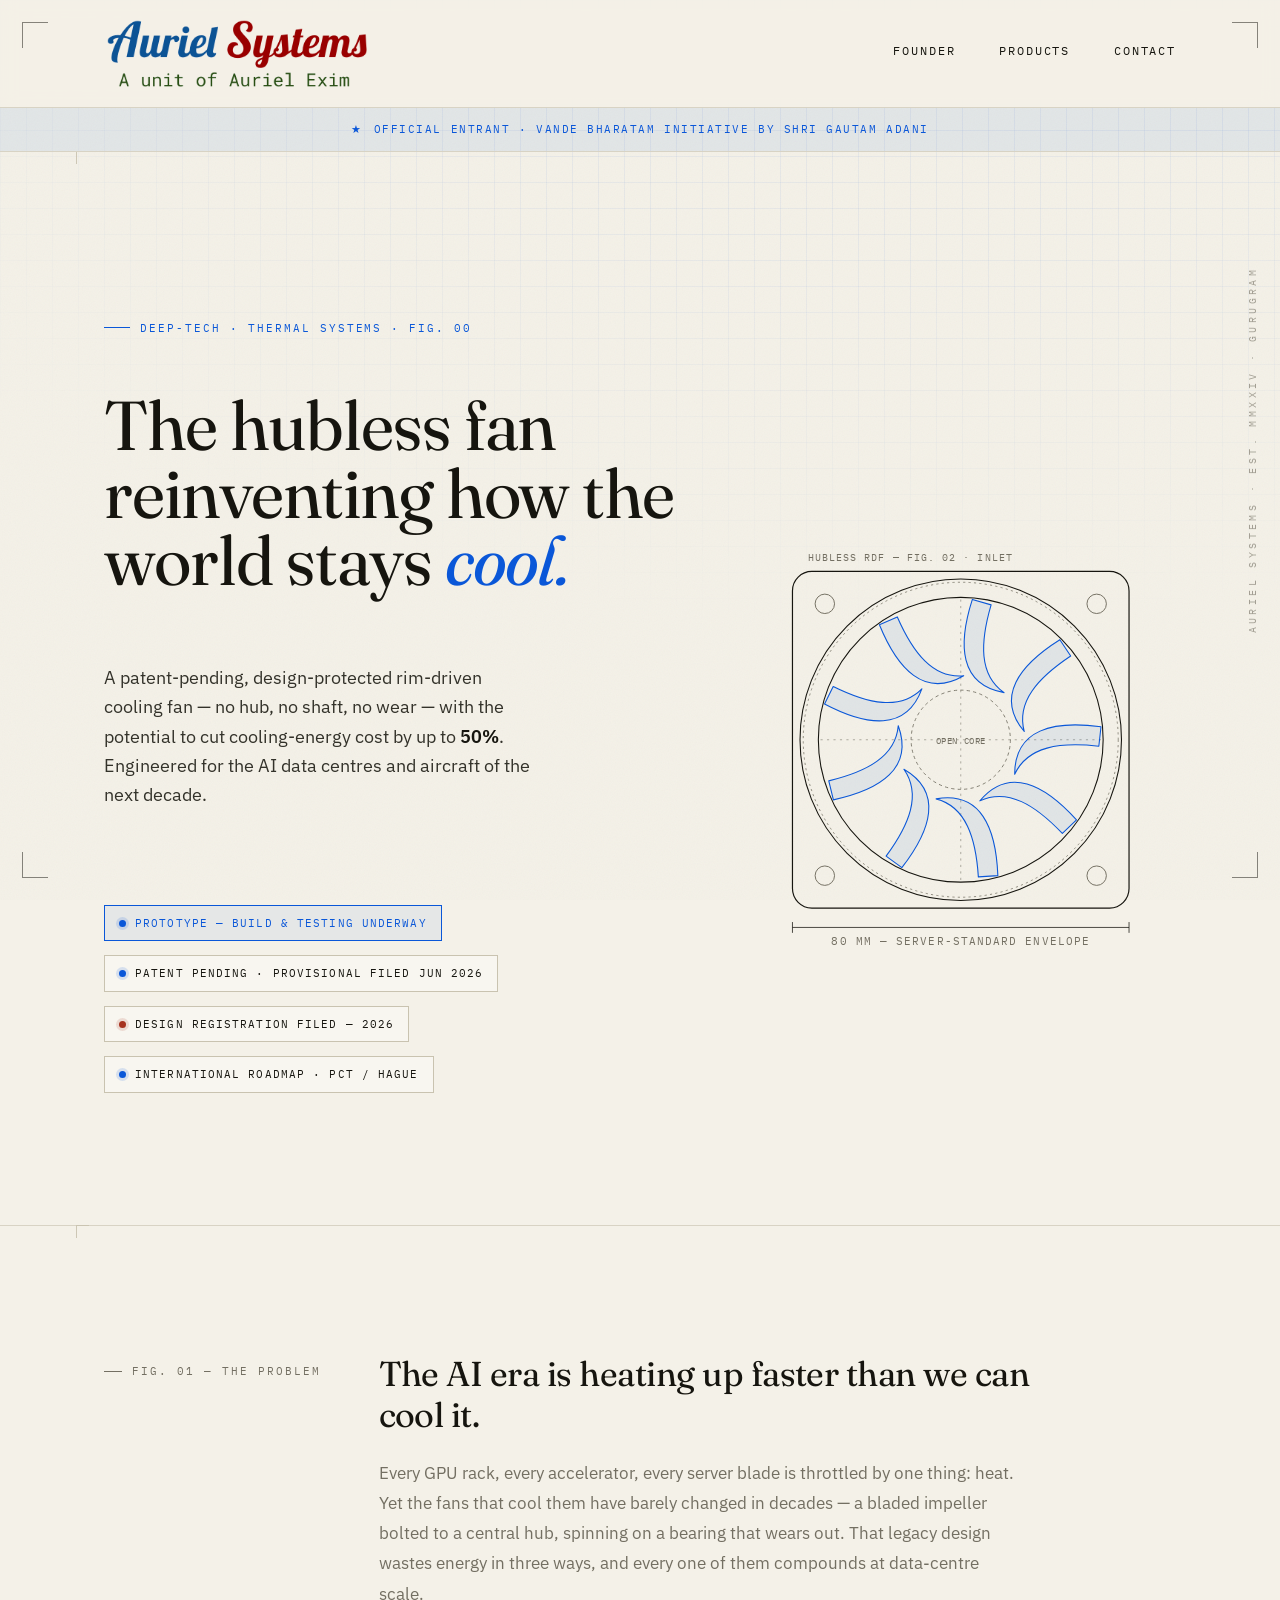
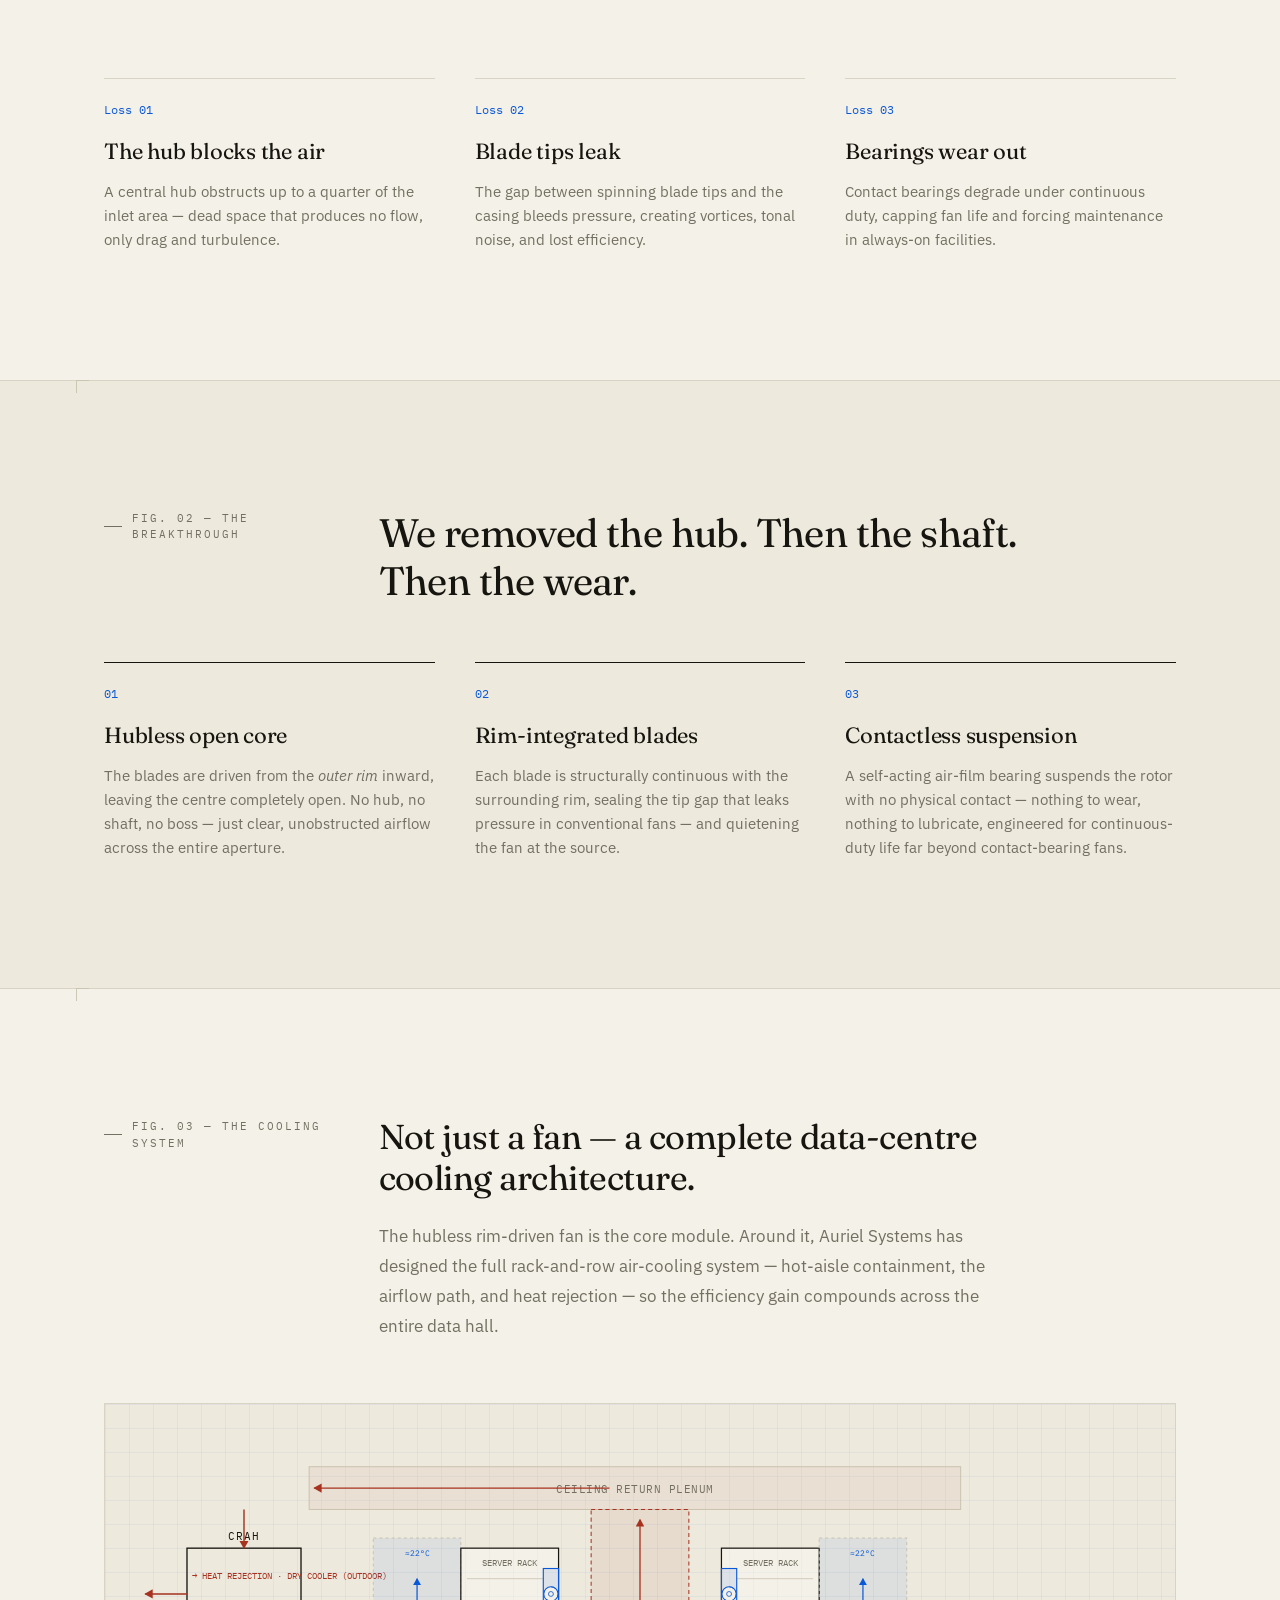
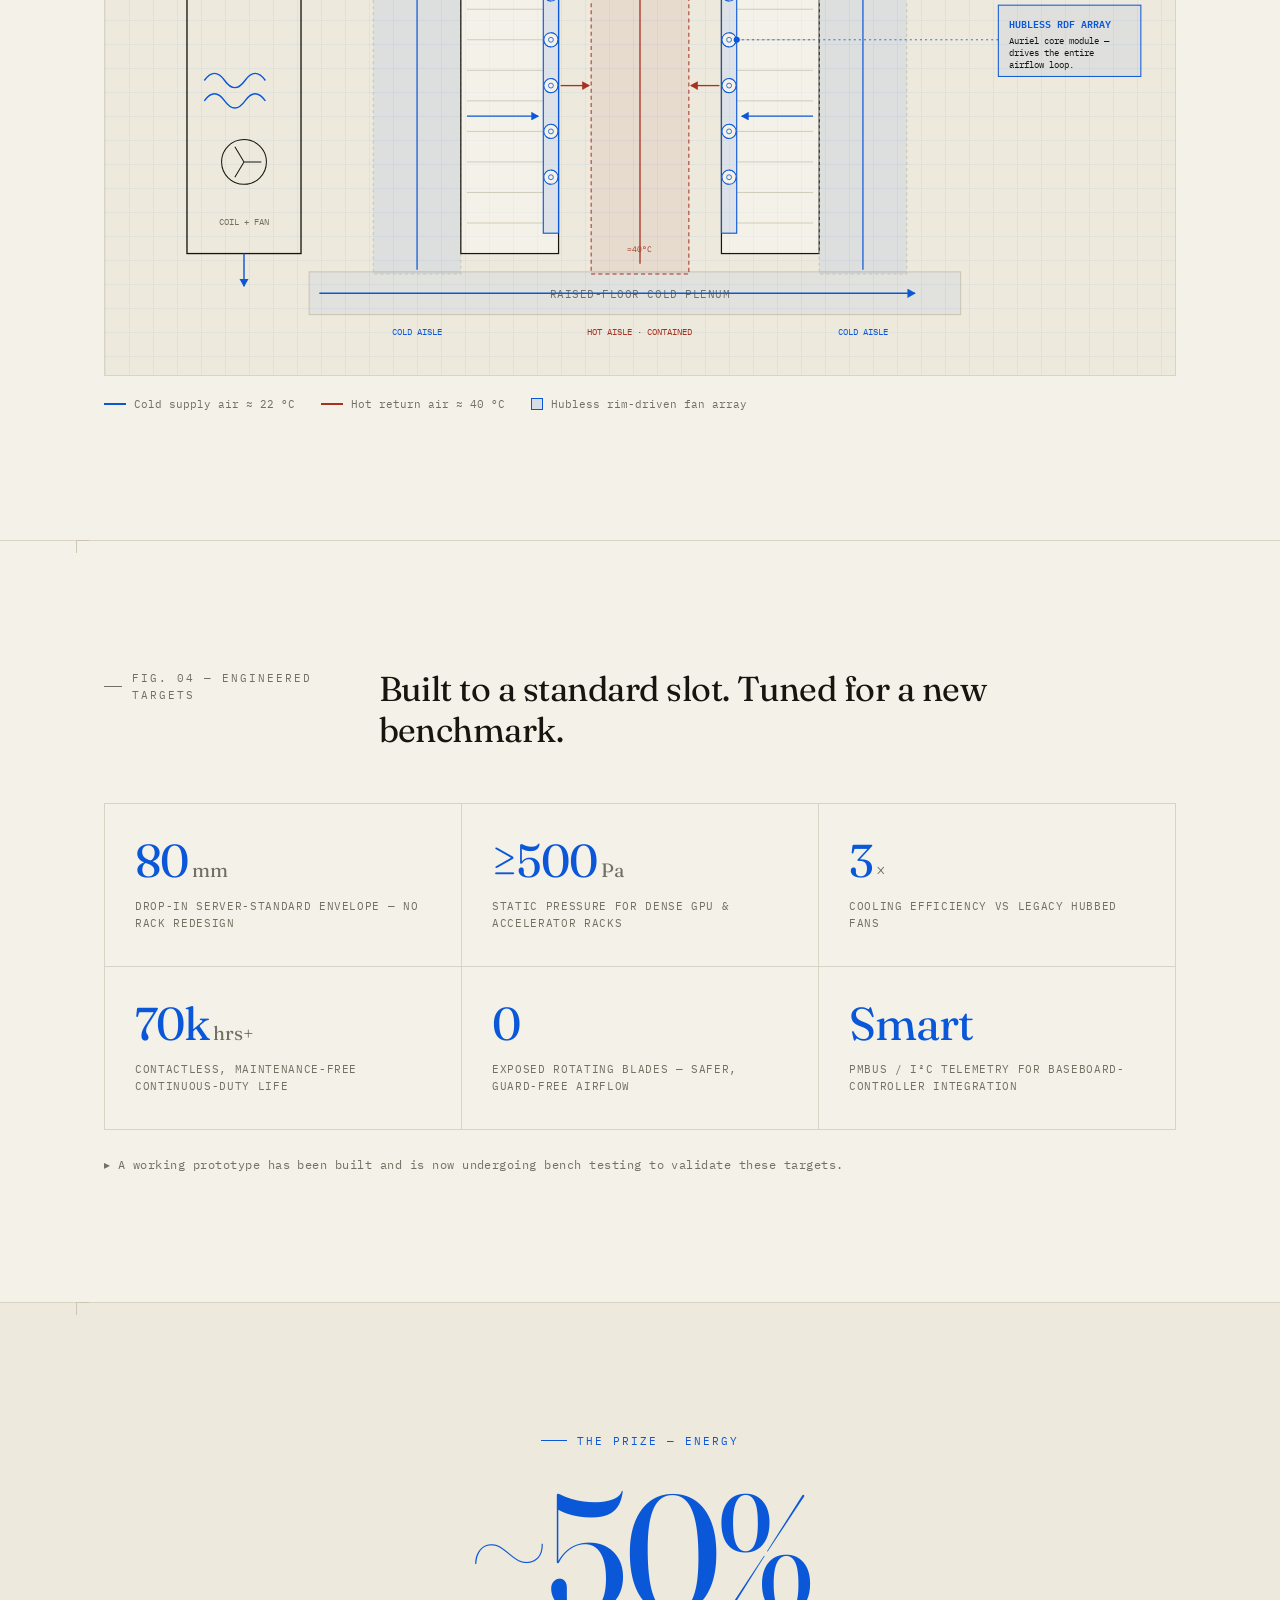
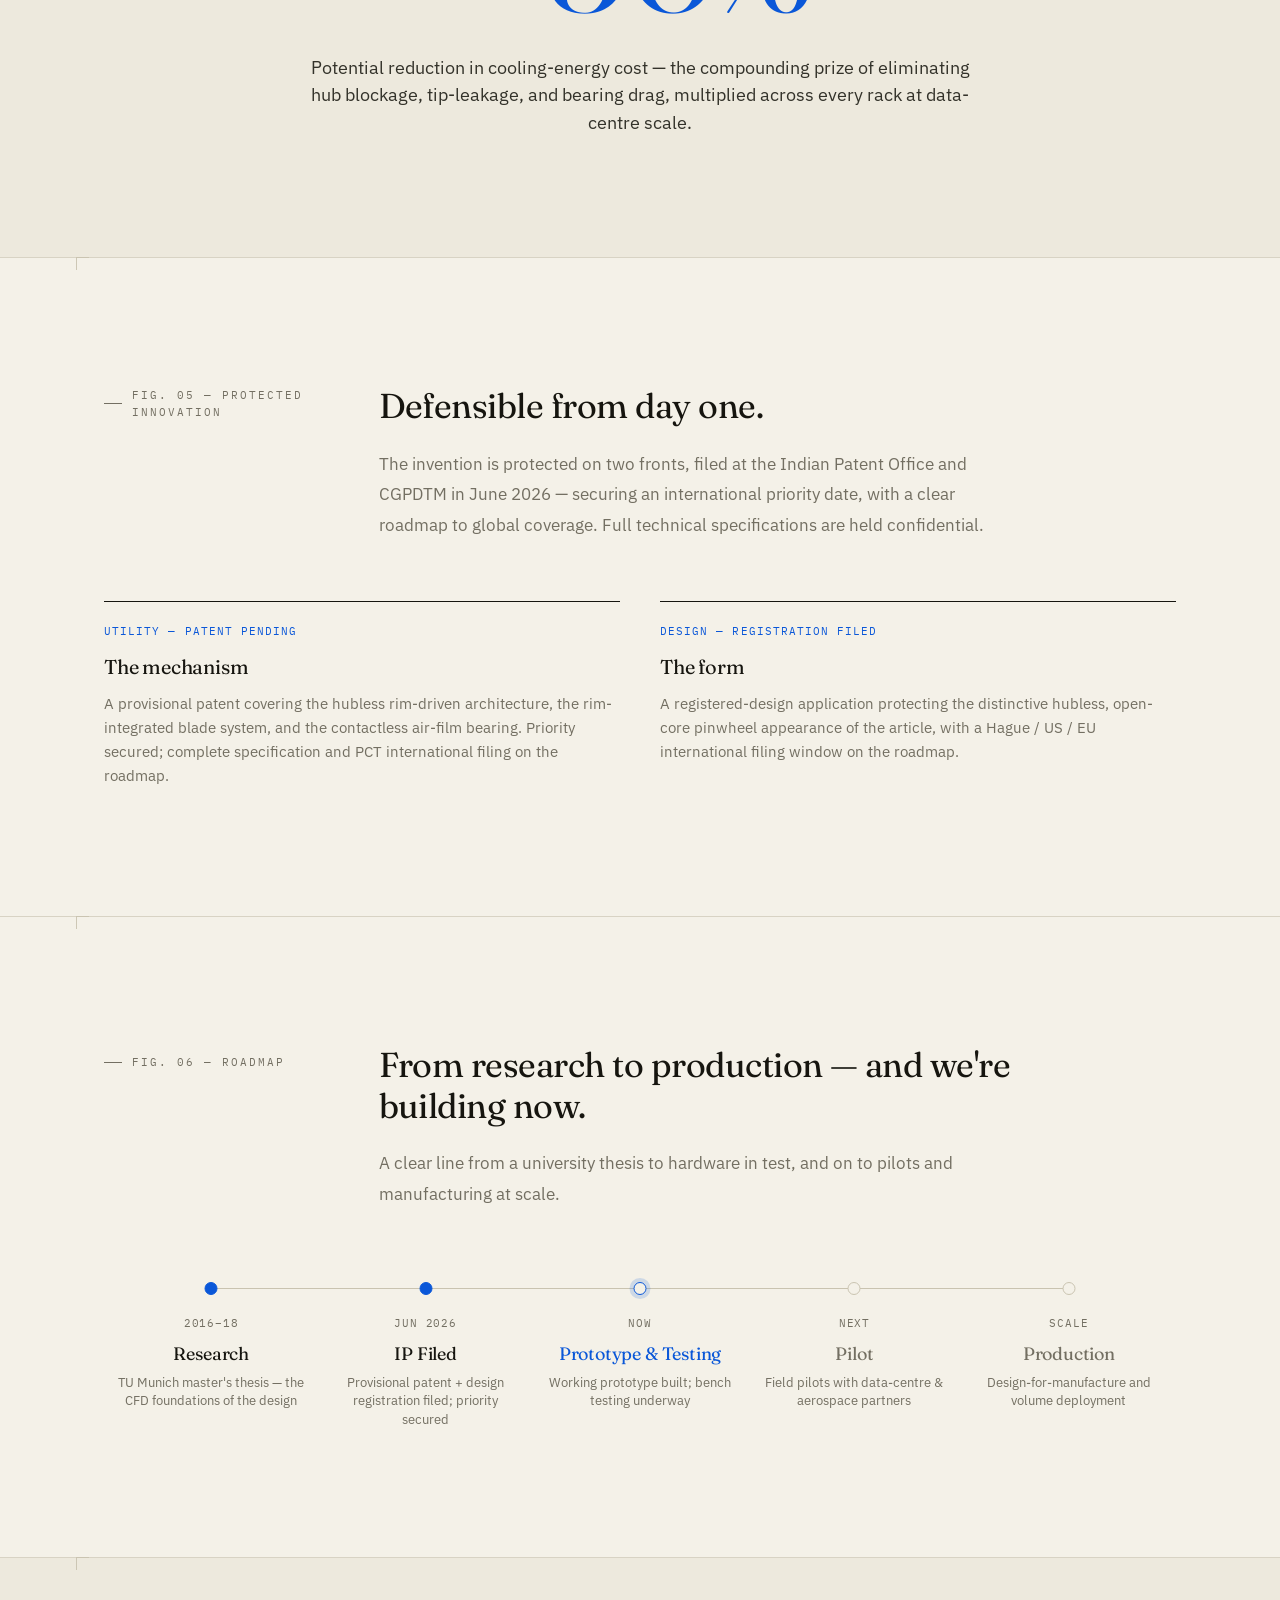
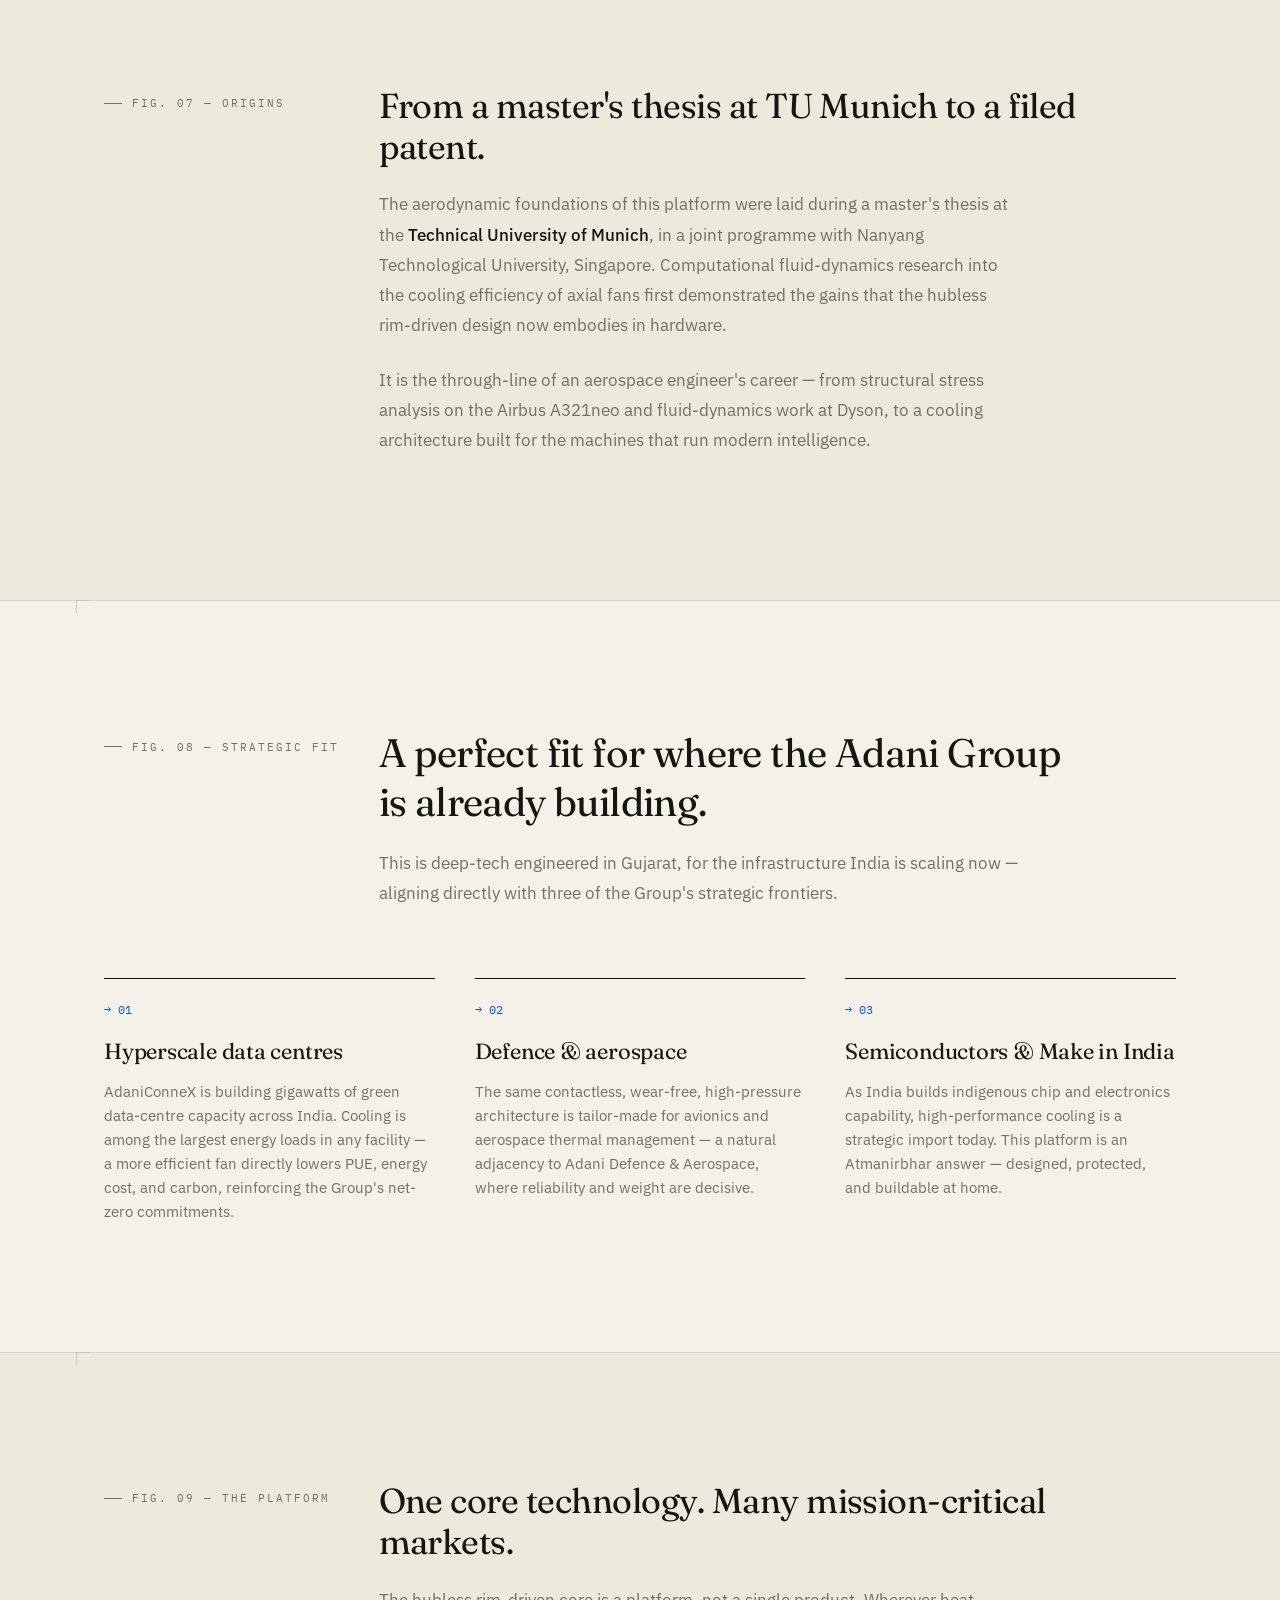
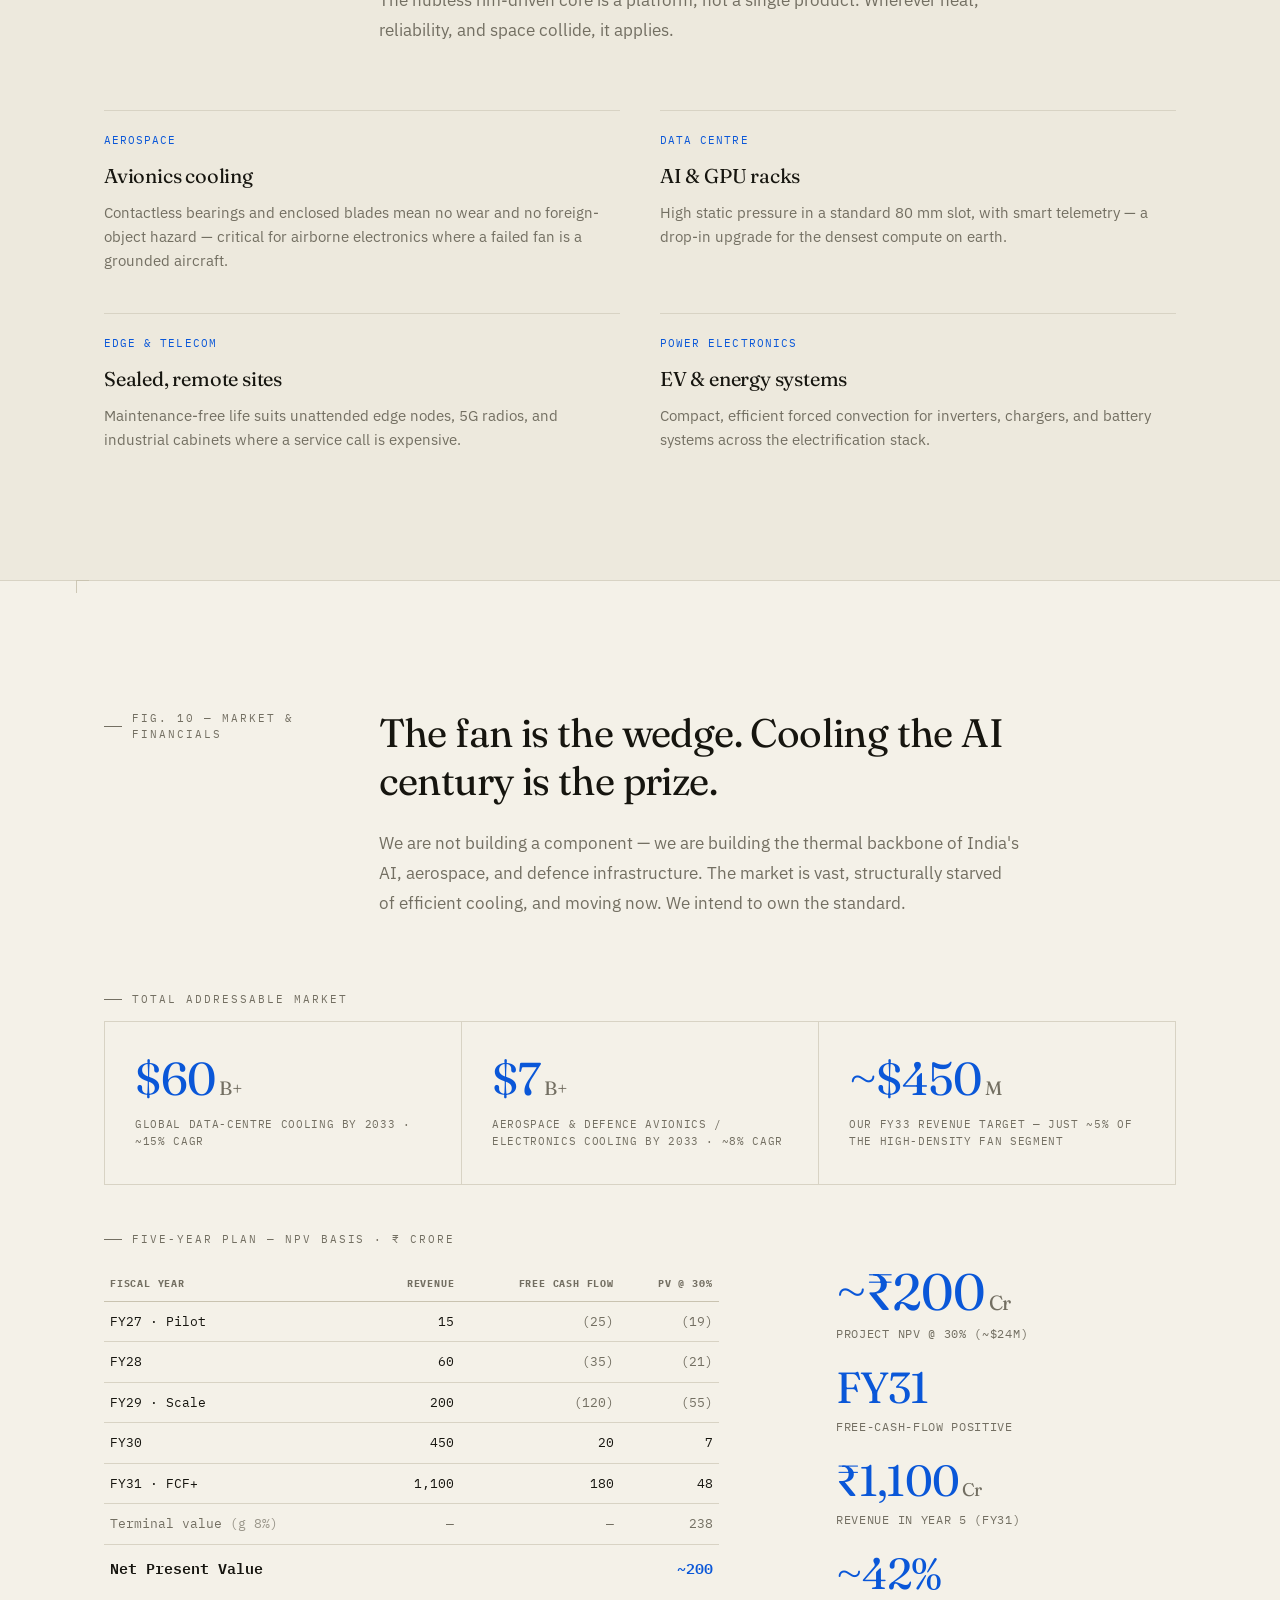
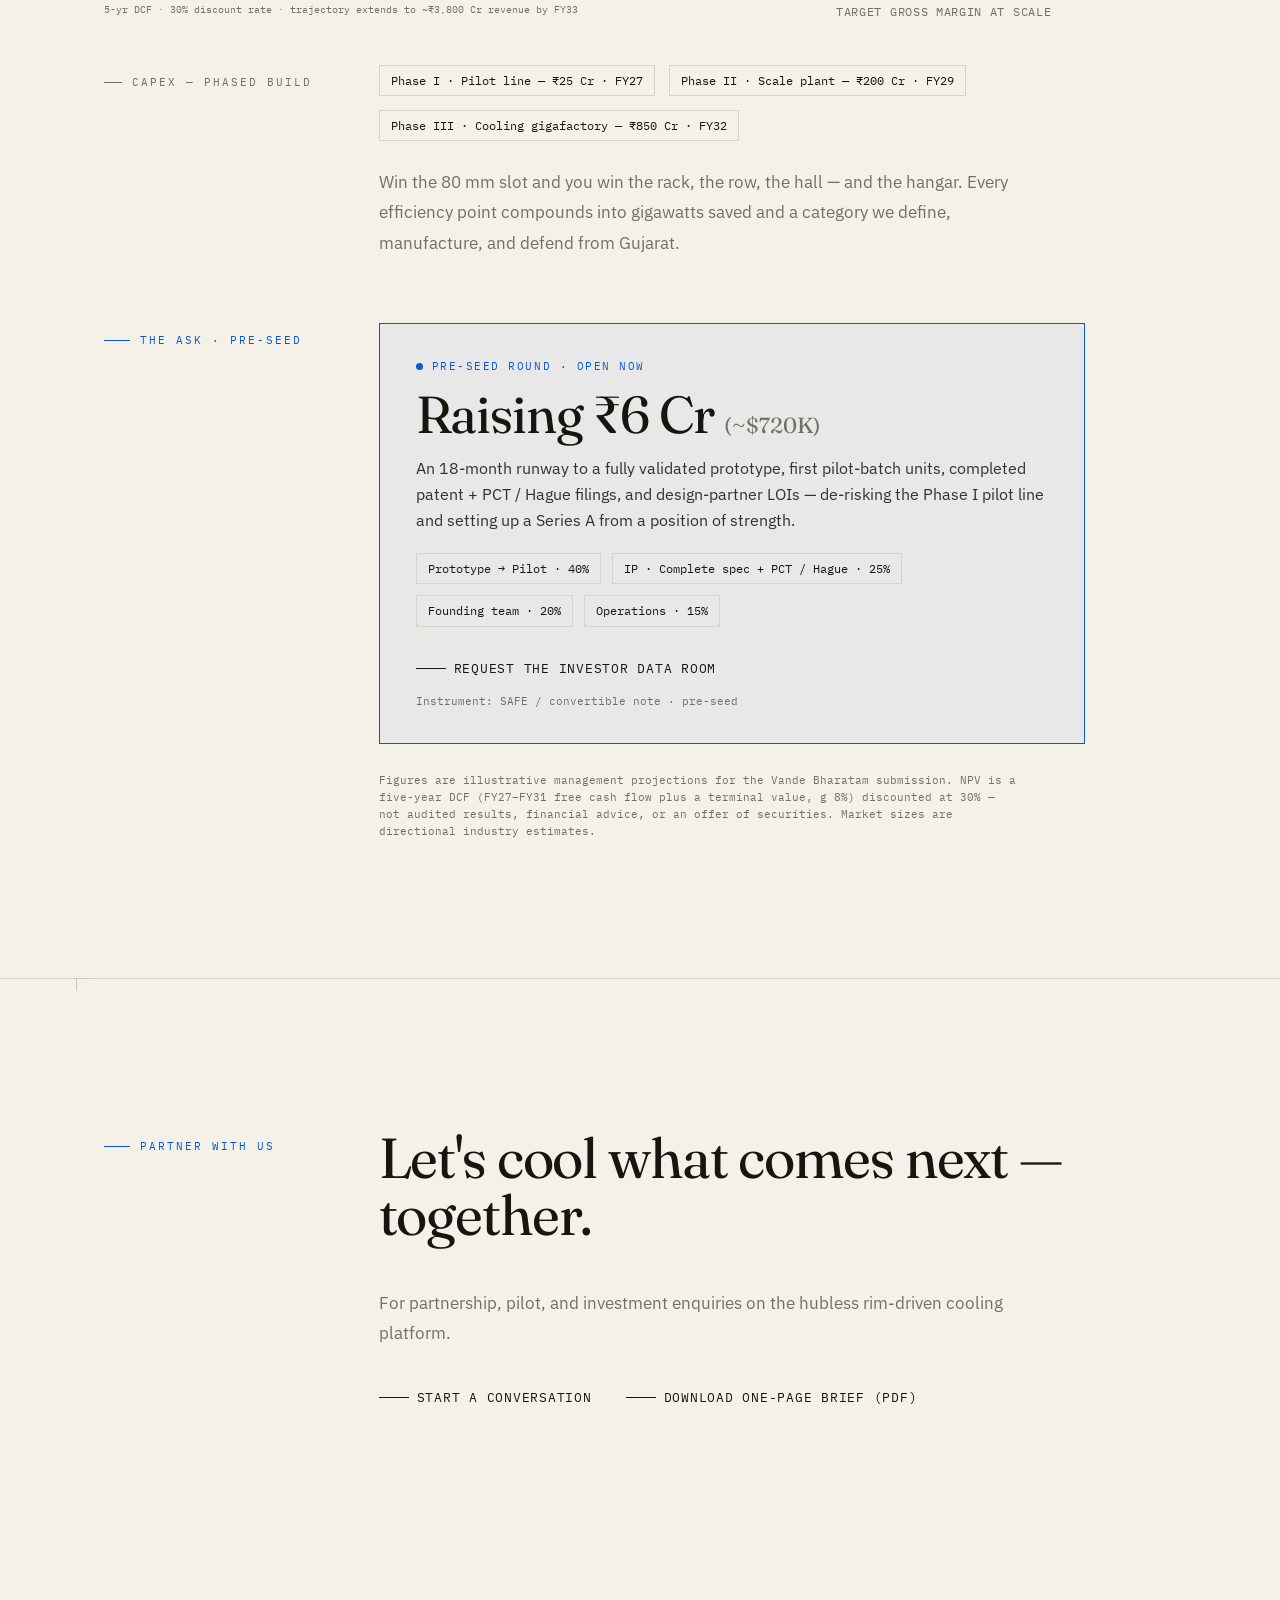
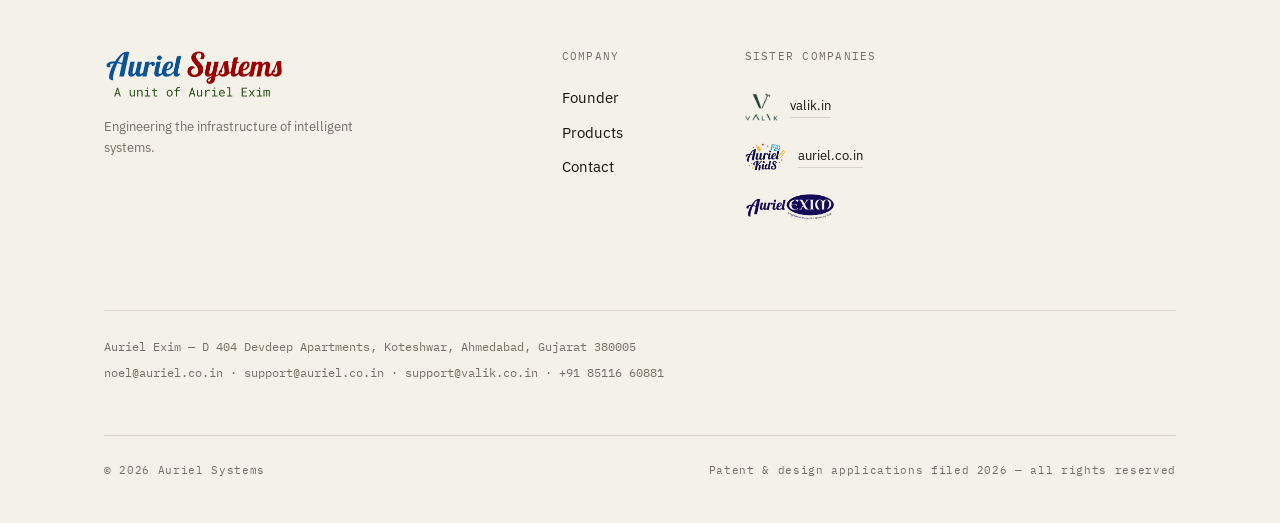
<file: vandebharatam.html>
<!DOCTYPE html>
<html lang="en">
<head>
  <meta charset="utf-8">
  <meta name="viewport" content="width=device-width, initial-scale=1">
  <title>Vande Bharatam — Hubless Rim-Driven Cooling Fan · Auriel Systems</title>
  <meta name="robots" content="noindex, nofollow">
  <meta name="description" content="Auriel Systems' Vande Bharatam entry: a patent-pending, design-protected hubless rim-driven axial cooling fan — engineered for high-density data-centre and avionics thermal management. Higher efficiency, no wear, no exposed blades.">
  <link rel="canonical" href="https://auriel.systems/vandebharatam">
  <meta property="og:title" content="Vande Bharatam — Hubless Rim-Driven Cooling Fan · Auriel Systems">
  <meta property="og:description" content="Patent-pending deep-tech: a hubless, contactless cooling fan for the data centres and aircraft of the next decade.">
  <meta property="og:type" content="website">
  <meta property="og:url" content="https://auriel.systems/vandebharatam">
  <meta property="og:image" content="https://auriel.systems/assets/og-vandebharatam.png">
  <meta property="og:image:width" content="1200">
  <meta property="og:image:height" content="630">
  <meta name="twitter:card" content="summary_large_image">
  <meta name="twitter:title" content="Vande Bharatam — Hubless Rim-Driven Cooling Fan · Auriel Systems">
  <meta name="twitter:description" content="Patent-pending deep-tech: a hubless, contactless cooling fan for the data centres and aircraft of the next decade. Prototype in testing.">
  <meta name="twitter:image" content="https://auriel.systems/assets/og-vandebharatam.png">
  <meta name="theme-color" content="#F4F1E8">
  <link rel="icon" type="image/png" href="assets/auriel-logo-transparent.png">
  <link rel="preconnect" href="https://fonts.googleapis.com">
  <link rel="preconnect" href="https://fonts.gstatic.com" crossorigin>
  <link href="https://fonts.googleapis.com/css2?family=Fraunces:ital,opsz,wght@0,9..144,400;0,9..144,500;1,9..144,400&family=IBM+Plex+Sans:wght@400;500;600&family=IBM+Plex+Mono:wght@400;500&display=swap" rel="stylesheet">
  <link rel="stylesheet" href="css/styles.css">
  <style>
    /* page-specific: IP badges, metric grid, pillars */
    .badges { display:flex; flex-wrap:wrap; gap:14px; }
    .badge {
      display:inline-flex; align-items:center; gap:9px;
      font-family:var(--mono); font-size:11px; letter-spacing:0.1em; text-transform:uppercase;
      color:var(--ink); border:1px solid var(--line-2); padding:9px 14px; background:rgba(255,255,255,0.35);
    }
    .badge::before { content:""; width:7px; height:7px; border-radius:50%; background:var(--blue); box-shadow:0 0 0 3px rgba(10,87,216,0.14); }
    .badge--red::before { background:var(--red); box-shadow:0 0 0 3px rgba(166,50,31,0.14); }
    .entrant-bar { position:relative; z-index:1; display:flex; justify-content:center; align-items:center; gap:11px; text-align:center; background:rgba(10,87,216,0.07); border-bottom:1px solid var(--line); padding:13px 24px; font-family:var(--mono); font-size:11px; letter-spacing:0.14em; text-transform:uppercase; color:var(--blue); }
    .entrant-bar::before { content:"★"; font-size:11px; line-height:1; }
    @media (max-width:600px){ .entrant-bar{ font-size:9.5px; letter-spacing:0.08em; line-height:1.5; } }
    .fin-table { width:100%; border-collapse:collapse; }
    .fin-table th, .fin-table td { padding:10px 6px; border-bottom:1px solid var(--line); text-align:right; font-family:var(--mono); font-size:13px; font-variant-numeric:tabular-nums; }
    .fin-table th { font-size:10px; letter-spacing:0.08em; text-transform:uppercase; color:var(--muted); border-bottom:1px solid var(--line-2); }
    .fin-table td:first-child, .fin-table th:first-child { text-align:left; }
    .fin-table td.neg { color:var(--muted); }
    .fin-table tr.tv td { color:var(--muted); }
    .fin-table tr.npv td { border-top:1.5px solid var(--ink); border-bottom:none; padding-top:13px; font-size:15px; font-weight:600; color:var(--ink); }
    .fin-table tr.npv td:last-child { color:var(--blue); }
    .ask { border:1.5px solid var(--blue); background:rgba(10,87,216,0.05); padding:34px 36px; }
    .ask__ey { display:flex; align-items:center; gap:9px; font-family:var(--mono); font-size:11px; letter-spacing:0.14em; text-transform:uppercase; color:var(--blue); margin-bottom:14px; }
    .ask__ey::before { content:""; width:7px; height:7px; border-radius:50%; background:var(--blue); animation:pulse 1.9s ease-in-out infinite; }
    .ask__amt { font-family:var(--serif); font-weight:400; font-size:clamp(34px,4.2vw,52px); letter-spacing:-0.02em; line-height:1; margin-bottom:16px; }
    .ask__amt span { font-size:0.42em; color:var(--muted); letter-spacing:0; }
    .ask p { font-size:16px; line-height:1.6; color:var(--ink-soft); max-width:680px; margin:0 0 20px; }
    @media (max-width:600px){ .ask{ padding:26px 22px; } }
    .badge--live { border-color:var(--blue); background:rgba(10,87,216,0.06); color:var(--blue); }
    .badge--live::before { background:var(--blue); animation:pulse 1.9s ease-in-out infinite; }
    @keyframes pulse {
      0%   { box-shadow:0 0 0 0 rgba(10,87,216,0.45); }
      70%  { box-shadow:0 0 0 7px rgba(10,87,216,0); }
      100% { box-shadow:0 0 0 0 rgba(10,87,216,0); }
    }

    .metrics { display:grid; grid-template-columns:repeat(3,1fr); gap:1px; background:var(--line); border:1px solid var(--line); }
    .metric { background:var(--paper); padding:34px 30px; }
    .metric__num { font-family:var(--serif); font-size:clamp(34px,3.6vw,50px); line-height:1; letter-spacing:-0.02em; color:var(--blue); }
    .metric__num .u { font-size:0.42em; color:var(--muted); letter-spacing:0; margin-left:4px; }
    .metric__label { margin-top:14px; font-family:var(--mono); font-size:11px; letter-spacing:0.06em; text-transform:uppercase; color:var(--muted); line-height:1.55; }

    .pillars { display:grid; grid-template-columns:repeat(3,1fr); gap:40px; }
    .pillar { border-top:1px solid var(--ink); padding-top:22px; }
    .pillar__no { font-family:var(--mono); font-size:12px; color:var(--blue); margin-bottom:16px; }
    .pillar h3 { font-size:22px; margin-bottom:12px; letter-spacing:-0.01em; }
    .pillar p { margin:0; font-size:14.5px; line-height:1.66; color:var(--muted); }

    .split { display:grid; grid-template-columns:repeat(2,1fr); gap:40px; }
    .use-card { border-top:1px solid var(--line); padding-top:22px; }
    .use-card h3 { font-size:20px; margin-bottom:10px; letter-spacing:-0.01em; }
    .use-card p { margin:0; font-size:14.5px; line-height:1.66; color:var(--muted); }
    .use-card .tag { font-family:var(--mono); font-size:10.5px; letter-spacing:0.1em; text-transform:uppercase; color:var(--blue); margin-bottom:12px; display:block; }

    /* development roadmap stepper */
    .roadmap { display:grid; grid-template-columns:repeat(5,1fr); }
    .stage { position:relative; text-align:center; padding:34px 14px 0; }
    .stage::before { content:""; position:absolute; top:6px; left:0; right:0; height:1px; background:var(--line-2); }
    .stage:first-child::before { left:50%; }
    .stage:last-child::before { right:50%; }
    .stage__node { position:absolute; top:0; left:50%; transform:translateX(-50%); width:13px; height:13px; border-radius:50%; background:var(--paper); border:1.5px solid var(--line-2); z-index:1; }
    .stage--done .stage__node { background:var(--blue); border-color:var(--blue); }
    .stage--now .stage__node { border-color:var(--blue); background:var(--paper); box-shadow:0 0 0 4px rgba(10,87,216,0.16); animation:pulse 1.9s ease-in-out infinite; }
    .stage__yr { font-family:var(--mono); font-size:10.5px; letter-spacing:0.08em; text-transform:uppercase; color:var(--muted); }
    .stage__name { font-family:var(--serif); font-size:18px; letter-spacing:-0.01em; margin:8px 0 6px; }
    .stage--now .stage__name { color:var(--blue); }
    .stage--future .stage__name, .stage--future .stage__yr { color:var(--muted); }
    .stage__sub { font-size:12.5px; line-height:1.5; color:var(--muted); }

    .hero-fan { grid-column:8 / span 5; grid-row:2 / span 3; align-self:center; }
    @media (max-width:1100px){ .hero-fan{ grid-column:5 / span 8; grid-row:auto; margin-top:52px; } }
    @media (max-width:760px){
      .metrics{ grid-template-columns:1fr 1fr; }
      .pillars{ grid-template-columns:1fr; gap:34px; }
      .split{ grid-template-columns:1fr; gap:30px; }
      .hero-fan{ margin-top:40px; max-width:380px; }
      /* roadmap becomes a vertical timeline */
      .roadmap{ grid-template-columns:1fr; }
      .stage{ text-align:left; padding:0 0 30px 30px; }
      .stage::before{ top:0; bottom:0; left:6px; right:auto; width:1px; height:auto; }
      .stage:first-child::before{ top:6px; left:6px; }
      .stage:last-child::before{ display:none; }
      .stage__node{ top:0; left:0; transform:none; }
      .stage__name{ margin:3px 0 5px; }
    }
  </style>
</head>
<body>
  <div class="bp-grid" aria-hidden="true"></div>
  <div class="paper-grain" aria-hidden="true"></div>

  <header class="nav">
    <a href="index.html" aria-label="Auriel Systems — home">
      <img class="nav__logo" src="assets/auriel-logo-transparent.png" alt="Auriel Systems">
    </a>
    <button class="nav__toggle" aria-label="Toggle menu" aria-expanded="false">
      <span></span><span></span><span></span>
    </button>
    <nav class="nav__links">
      <a class="nav__link" href="founder.html">Founder</a>
      <a class="nav__link" href="products.html">Products</a>
      <a class="nav__link" href="contact.html">Contact</a>
    </nav>
  </header>

  <div class="entrant-bar">Official Entrant · Vande Bharatam Initiative by Shri Gautam Adani</div>

  <main class="wrap">

    <!-- Hero -->
    <section class="section hero grid12">
      <div class="eyebrow eyebrow--blue animate-up" style="animation-delay:.05s">Deep-Tech · Thermal Systems · Fig. 00</div>
      <h1 class="display animate-up" style="grid-column:1 / span 7;font-size:clamp(40px,5.4vw,86px);animation-delay:.12s">The hubless fan reinventing how the world stays <span class="em">cool.</span></h1>
      <p class="lead animate-up" style="grid-column:1 / span 5;animation-delay:.22s">A patent-pending, design-protected rim-driven cooling fan — no hub, no shaft, no wear — with the potential to cut cooling-energy cost by up to <strong style="color:var(--ink);font-weight:600">50%</strong>. Engineered for the AI data centres and aircraft of the next decade.</p>

      <!-- Hubless rim-driven fan — technical diagram -->
      <div class="hero-fan animate-up" style="animation-delay:.3s" aria-hidden="true">
        <svg class="instrument" viewBox="0 0 400 400" xmlns="http://www.w3.org/2000/svg">
          <!-- square venturi housing -->
          <rect class="draw" style="--len:1300" x="44" y="44" width="312" height="312" rx="18" fill="none" stroke="#16150F" stroke-width="1.1"/>
          <!-- corner mounting holes -->
          <g fill="none" stroke="#736F62" stroke-width="0.9">
            <circle cx="74" cy="74" r="9"/><circle cx="326" cy="74" r="9"/>
            <circle cx="74" cy="326" r="9"/><circle cx="326" cy="326" r="9"/>
          </g>
          <!-- venturi bore + rim -->
          <circle class="draw" style="--len:940" cx="200" cy="200" r="149" fill="none" stroke="#16150F" stroke-width="1"/>
          <circle cx="200" cy="200" r="146" fill="none" stroke="#736F62" stroke-width="0.7" stroke-dasharray="2 3"/>
          <circle cx="200" cy="200" r="132" fill="none" stroke="#16150F" stroke-width="1"/>
          <!-- centre crosshair (open core) -->
          <line x1="200" y1="70" x2="200" y2="330" stroke="#736F62" stroke-width="0.5" stroke-dasharray="2 4"/>
          <line x1="70" y1="200" x2="330" y2="200" stroke="#736F62" stroke-width="0.5" stroke-dasharray="2 4"/>

          <!-- rotating rim-driven impeller: 9 backward-swept blades cantilevered inward -->
          <g class="blades">
            <g fill="#0A57D8" fill-opacity="0.08" stroke="#0A57D8" stroke-width="1" stroke-linejoin="round">
              <g id="bl9"><path d="M330,188 C286,182 250,190 250,232 C262,206 292,202 328,206 Z"/></g>
              <use href="#bl9" transform="rotate(40 200 200)"/>
              <use href="#bl9" transform="rotate(80 200 200)"/>
              <use href="#bl9" transform="rotate(120 200 200)"/>
              <use href="#bl9" transform="rotate(160 200 200)"/>
              <use href="#bl9" transform="rotate(200 200 200)"/>
              <use href="#bl9" transform="rotate(240 200 200)"/>
              <use href="#bl9" transform="rotate(280 200 200)"/>
              <use href="#bl9" transform="rotate(320 200 200)"/>
            </g>
          </g>

          <!-- open central void ring -->
          <circle cx="200" cy="200" r="46" fill="none" stroke="#736F62" stroke-width="0.8" stroke-dasharray="3 3"/>

          <!-- annotations (non-proprietary) -->
          <g stroke="#16150F" stroke-width="0.7">
            <line x1="44" y1="374" x2="356" y2="374"/>
            <line x1="44" y1="369" x2="44" y2="379"/><line x1="356" y1="369" x2="356" y2="379"/>
          </g>
          <text x="200" y="390" text-anchor="middle" font-family="IBM Plex Mono, monospace" font-size="10" fill="#736F62" letter-spacing="1">80 MM — SERVER-STANDARD ENVELOPE</text>
          <text x="200" y="204" text-anchor="middle" font-family="IBM Plex Mono, monospace" font-size="8.5" fill="#736F62" letter-spacing="0.5">OPEN CORE</text>
          <text x="58" y="34" font-family="IBM Plex Mono, monospace" font-size="9" fill="#736F62" letter-spacing="1">HUBLESS RDF — FIG. 02 · INLET</text>
        </svg>
      </div>

      <!-- IP badges -->
      <div class="badges animate-up" style="grid-column:1 / span 7;margin-top:52px;animation-delay:.4s">
        <span class="badge badge--live">Prototype — Build &amp; Testing Underway</span>
        <span class="badge">Patent Pending · Provisional Filed Jun 2026</span>
        <span class="badge badge--red">Design Registration Filed — 2026</span>
        <span class="badge">International Roadmap · PCT / Hague</span>
      </div>
    </section>

    <!-- 01 The problem -->
    <section class="section">
      <div class="grid12" style="margin-bottom:52px">
        <div class="col-3"><span class="eyebrow">Fig. 01 — The Problem</span></div>
        <div class="col-4-8">
          <h2 class="h2-sm" style="margin-bottom:22px">The AI era is heating up faster than we can cool it.</h2>
          <p class="body">Every GPU rack, every accelerator, every server blade is throttled by one thing: heat. Yet the fans that cool them have barely changed in decades — a bladed impeller bolted to a central hub, spinning on a bearing that wears out. That legacy design wastes energy in three ways, and every one of them compounds at data-centre scale.</p>
        </div>
      </div>
      <div class="pillars">
        <div class="pillar" style="border-top-color:var(--line)">
          <div class="pillar__no">Loss 01</div>
          <h3>The hub blocks the air</h3>
          <p>A central hub obstructs up to a quarter of the inlet area — dead space that produces no flow, only drag and turbulence.</p>
        </div>
        <div class="pillar" style="border-top-color:var(--line)">
          <div class="pillar__no">Loss 02</div>
          <h3>Blade tips leak</h3>
          <p>The gap between spinning blade tips and the casing bleeds pressure, creating vortices, tonal noise, and lost efficiency.</p>
        </div>
        <div class="pillar" style="border-top-color:var(--line)">
          <div class="pillar__no">Loss 03</div>
          <h3>Bearings wear out</h3>
          <p>Contact bearings degrade under continuous duty, capping fan life and forcing maintenance in always-on facilities.</p>
        </div>
      </div>
    </section>

    <!-- 02 The breakthrough -->
    <section class="section section--alt">
      <div class="grid12" style="margin-bottom:56px">
        <div class="col-3"><span class="eyebrow">Fig. 02 — The Breakthrough</span></div>
        <div class="col-4-8">
          <h2 class="h2" style="margin-bottom:0">We removed the hub. Then the shaft. Then the wear.</h2>
        </div>
      </div>
      <div class="pillars">
        <div class="pillar">
          <div class="pillar__no">01</div>
          <h3>Hubless open core</h3>
          <p>The blades are driven from the <em>outer rim</em> inward, leaving the centre completely open. No hub, no shaft, no boss — just clear, unobstructed airflow across the entire aperture.</p>
        </div>
        <div class="pillar">
          <div class="pillar__no">02</div>
          <h3>Rim-integrated blades</h3>
          <p>Each blade is structurally continuous with the surrounding rim, sealing the tip gap that leaks pressure in conventional fans — and quietening the fan at the source.</p>
        </div>
        <div class="pillar">
          <div class="pillar__no">03</div>
          <h3>Contactless suspension</h3>
          <p>A self-acting air-film bearing suspends the rotor with no physical contact — nothing to wear, nothing to lubricate, engineered for continuous-duty life far beyond contact-bearing fans.</p>
        </div>
      </div>
    </section>

    <!-- 03 The cooling system -->
    <section class="section">
      <div class="grid12" style="margin-bottom:44px">
        <div class="col-3"><span class="eyebrow">Fig. 03 — The Cooling System</span></div>
        <div class="col-4-8">
          <h2 class="h2-sm" style="margin-bottom:22px">Not just a fan — a complete data-centre cooling architecture.</h2>
          <p class="body">The hubless rim-driven fan is the core module. Around it, Auriel Systems has designed the full rack-and-row air-cooling system — hot-aisle containment, the airflow path, and heat rejection — so the efficiency gain compounds across the entire data hall.</p>
        </div>
      </div>

      <div style="border:1px solid var(--line);background:linear-gradient(var(--grid) 1px,transparent 1px),linear-gradient(90deg,var(--grid) 1px,transparent 1px),var(--paper-2);background-size:24px 24px,24px 24px,auto;padding:22px 26px 14px;">
        <svg viewBox="0 0 1000 520" style="width:100%;height:auto;overflow:visible;font-family:'IBM Plex Mono',monospace;">
          <defs>
            <marker id="mkb" viewBox="0 0 10 10" refX="8" refY="5" markerWidth="6.5" markerHeight="6.5" orient="auto-start-reverse"><path d="M0,0 L9,5 L0,10 z" fill="#0A57D8"/></marker>
            <marker id="mkr" viewBox="0 0 10 10" refX="8" refY="5" markerWidth="6.5" markerHeight="6.5" orient="auto-start-reverse"><path d="M0,0 L9,5 L0,10 z" fill="#A6321F"/></marker>
          </defs>

          <!-- ceiling return plenum -->
          <rect x="175" y="40" width="640" height="42" fill="#A6321F" fill-opacity="0.05" stroke="#C9C3B0"/>
          <text x="495" y="66" text-anchor="middle" font-size="11" fill="#736F62" letter-spacing="0.5">CEILING RETURN PLENUM</text>
          <line x1="470" y1="61" x2="180" y2="61" stroke="#A6321F" stroke-width="1.4" marker-end="url(#mkr)"/>

          <!-- raised-floor cold plenum -->
          <rect x="175" y="438" width="640" height="42" fill="#0A57D8" fill-opacity="0.05" stroke="#C9C3B0"/>
          <text x="500" y="464" text-anchor="middle" font-size="11" fill="#736F62" letter-spacing="0.5">RAISED-FLOOR COLD PLENUM</text>
          <line x1="185" y1="459" x2="770" y2="459" stroke="#0A57D8" stroke-width="1.4" marker-end="url(#mkb)"/>

          <!-- CRAH unit -->
          <rect x="55" y="120" width="112" height="300" fill="none" stroke="#16150F" stroke-width="1.3"/>
          <text x="111" y="112" text-anchor="middle" font-size="11" fill="#16150F" letter-spacing="1">CRAH</text>
          <path d="M72,250 q10,-14 20,0 t20,0 t20,0" fill="none" stroke="#0A57D8" stroke-width="1.4"/>
          <path d="M72,270 q10,-14 20,0 t20,0 t20,0" fill="none" stroke="#0A57D8" stroke-width="1.4"/>
          <circle cx="111" cy="330" r="22" fill="none" stroke="#16150F" stroke-width="1"/>
          <path d="M111,330 L128,330 M111,330 L102,315 M111,330 L102,345" stroke="#16150F" stroke-width="1"/>
          <text x="111" y="392" text-anchor="middle" font-size="8.5" fill="#736F62">COIL + FAN</text>
          <!-- CRAH loop connections -->
          <line x1="111" y1="120" x2="111" y2="82" stroke="#A6321F" stroke-width="1.4" marker-start="url(#mkr)"/>
          <line x1="111" y1="420" x2="111" y2="452" stroke="#0A57D8" stroke-width="1.4" marker-end="url(#mkb)"/>
          <!-- heat rejection -->
          <line x1="55" y1="165" x2="14" y2="165" stroke="#A6321F" stroke-width="1.4" marker-end="url(#mkr)"/>
          <text x="60" y="150" font-size="8.5" fill="#A6321F">→ HEAT REJECTION · DRY COOLER (OUTDOOR)</text>

          <!-- COLD AISLE L -->
          <rect x="238" y="110" width="86" height="330" fill="#0A57D8" fill-opacity="0.07" stroke="#C9C3B0" stroke-dasharray="3 3"/>
          <text x="281" y="500" text-anchor="middle" font-size="9" fill="#0A57D8">COLD AISLE</text>
          <line x1="281" y1="436" x2="281" y2="150" stroke="#0A57D8" stroke-width="1.2" marker-end="url(#mkb)"/>
          <text x="281" y="128" text-anchor="middle" font-size="8" fill="#0A57D8">≈22°C</text>

          <!-- RACK A -->
          <rect x="324" y="120" width="96" height="300" fill="#fff" fill-opacity="0.35" stroke="#16150F" stroke-width="1.2"/>
          <g stroke="#C9C3B0" stroke-width="0.8">
            <line x1="330" y1="150" x2="405" y2="150"/><line x1="330" y1="180" x2="405" y2="180"/><line x1="330" y1="210" x2="405" y2="210"/><line x1="330" y1="240" x2="405" y2="240"/><line x1="330" y1="270" x2="405" y2="270"/><line x1="330" y1="300" x2="405" y2="300"/><line x1="330" y1="330" x2="405" y2="330"/><line x1="330" y1="360" x2="405" y2="360"/><line x1="330" y1="390" x2="405" y2="390"/>
          </g>
          <text x="372" y="138" text-anchor="middle" font-size="8.5" fill="#736F62">SERVER RACK</text>
          <!-- fan array A (rear) -->
          <rect x="405" y="140" width="15" height="260" fill="#0A57D8" fill-opacity="0.1" stroke="#0A57D8" stroke-width="1.1"/>
          <use href="#mf" x="412.5" y="165"/><use href="#mf" x="412.5" y="210"/><use href="#mf" x="412.5" y="255"/><use href="#mf" x="412.5" y="300"/><use href="#mf" x="412.5" y="345"/>
          <!-- flow through rack A -->
          <line x1="330" y1="285" x2="400" y2="285" stroke="#0A57D8" stroke-width="1.3" marker-end="url(#mkb)"/>
          <line x1="422" y1="255" x2="450" y2="255" stroke="#A6321F" stroke-width="1.3" marker-end="url(#mkr)"/>

          <!-- HOT AISLE (contained) -->
          <rect x="452" y="82" width="96" height="358" fill="#A6321F" fill-opacity="0.08" stroke="#A6321F" stroke-dasharray="4 3"/>
          <text x="500" y="500" text-anchor="middle" font-size="9" fill="#A6321F">HOT AISLE · CONTAINED</text>
          <line x1="500" y1="430" x2="500" y2="92" stroke="#A6321F" stroke-width="1.3" marker-end="url(#mkr)"/>
          <text x="500" y="418" text-anchor="middle" font-size="8" fill="#A6321F">≈40°C</text>

          <!-- RACK B (mirror) -->
          <rect x="580" y="120" width="96" height="300" fill="#fff" fill-opacity="0.35" stroke="#16150F" stroke-width="1.2"/>
          <g stroke="#C9C3B0" stroke-width="0.8">
            <line x1="595" y1="150" x2="670" y2="150"/><line x1="595" y1="180" x2="670" y2="180"/><line x1="595" y1="210" x2="670" y2="210"/><line x1="595" y1="240" x2="670" y2="240"/><line x1="595" y1="270" x2="670" y2="270"/><line x1="595" y1="300" x2="670" y2="300"/><line x1="595" y1="330" x2="670" y2="330"/><line x1="595" y1="360" x2="670" y2="360"/><line x1="595" y1="390" x2="670" y2="390"/>
          </g>
          <text x="628" y="138" text-anchor="middle" font-size="8.5" fill="#736F62">SERVER RACK</text>
          <!-- fan array B (rear, faces hot aisle) -->
          <rect x="580" y="140" width="15" height="260" fill="#0A57D8" fill-opacity="0.1" stroke="#0A57D8" stroke-width="1.1"/>
          <use href="#mf" x="587.5" y="165"/><use href="#mf" x="587.5" y="210"/><use href="#mf" x="587.5" y="255"/><use href="#mf" x="587.5" y="300"/><use href="#mf" x="587.5" y="345"/>
          <line x1="670" y1="285" x2="600" y2="285" stroke="#0A57D8" stroke-width="1.3" marker-end="url(#mkb)"/>
          <line x1="578" y1="255" x2="550" y2="255" stroke="#A6321F" stroke-width="1.3" marker-end="url(#mkr)"/>

          <!-- COLD AISLE R -->
          <rect x="676" y="110" width="86" height="330" fill="#0A57D8" fill-opacity="0.07" stroke="#C9C3B0" stroke-dasharray="3 3"/>
          <text x="719" y="500" text-anchor="middle" font-size="9" fill="#0A57D8">COLD AISLE</text>
          <line x1="719" y1="436" x2="719" y2="150" stroke="#0A57D8" stroke-width="1.2" marker-end="url(#mkb)"/>
          <text x="719" y="128" text-anchor="middle" font-size="8" fill="#0A57D8">≈22°C</text>

          <!-- callout to fan array -->
          <line x1="595" y1="210" x2="852" y2="210" stroke="#0A57D8" stroke-width="0.8" stroke-dasharray="2 3"/>
          <circle cx="595" cy="210" r="3" fill="#0A57D8"/>
          <rect x="852" y="176" width="140" height="70" fill="#0A57D8" fill-opacity="0.06" stroke="#0A57D8"/>
          <text x="862" y="198" font-size="10" fill="#0A57D8" font-weight="600">HUBLESS RDF ARRAY</text>
          <text x="862" y="214" font-size="8.5" fill="#16150F">Auriel core module —</text>
          <text x="862" y="226" font-size="8.5" fill="#16150F">drives the entire</text>
          <text x="862" y="238" font-size="8.5" fill="#16150F">airflow loop.</text>

          <!-- minifan symbol -->
          <defs>
            <g id="mf">
              <circle r="7" fill="#F4F1E8" stroke="#0A57D8" stroke-width="1"/>
              <circle r="2.4" fill="none" stroke="#0A57D8" stroke-width="0.8"/>
              <path d="M0,-7 A7,7 0 0,1 5,-5 M0,7 A7,7 0 0,1 -5,5 M7,0 A7,7 0 0,1 5,5" fill="none" stroke="#0A57D8" stroke-width="0.7"/>
            </g>
          </defs>
        </svg>
      </div>

      <!-- legend -->
      <div style="display:flex;flex-wrap:wrap;gap:26px;margin-top:20px;font-family:var(--mono);font-size:11px;color:var(--muted)">
        <span style="display:inline-flex;align-items:center;gap:8px"><span style="width:22px;height:2px;background:var(--blue);display:inline-block"></span>Cold supply air ≈ 22 °C</span>
        <span style="display:inline-flex;align-items:center;gap:8px"><span style="width:22px;height:2px;background:var(--red);display:inline-block"></span>Hot return air ≈ 40 °C</span>
        <span style="display:inline-flex;align-items:center;gap:8px"><span style="width:12px;height:12px;border:1.2px solid var(--blue);background:rgba(10,87,216,0.12);display:inline-block"></span>Hubless rim-driven fan array</span>
      </div>
    </section>

    <!-- 04 Performance -->
    <section class="section">
      <div class="grid12" style="margin-bottom:52px">
        <div class="col-3"><span class="eyebrow">Fig. 04 — Engineered Targets</span></div>
        <h2 class="h2-sm col-4-8">Built to a standard slot. Tuned for a new benchmark.</h2>
      </div>
      <div class="metrics">
        <div class="metric"><div class="metric__num">80<span class="u">mm</span></div><div class="metric__label">Drop-in server-standard envelope — no rack redesign</div></div>
        <div class="metric"><div class="metric__num">≥500<span class="u">Pa</span></div><div class="metric__label">Static pressure for dense GPU &amp; accelerator racks</div></div>
        <div class="metric"><div class="metric__num">3<span class="u">×</span></div><div class="metric__label">Cooling efficiency vs legacy hubbed fans</div></div>
        <div class="metric"><div class="metric__num">70k<span class="u">hrs+</span></div><div class="metric__label">Contactless, maintenance-free continuous-duty life</div></div>
        <div class="metric"><div class="metric__num">0</div><div class="metric__label">Exposed rotating blades — safer, guard-free airflow</div></div>
        <div class="metric"><div class="metric__num">Smart</div><div class="metric__label">PMBus / I²C telemetry for baseboard-controller integration</div></div>
      </div>
      <p style="margin:26px 0 0;font-family:var(--mono);font-size:12px;letter-spacing:0.04em;color:var(--muted)">▸ A working prototype has been built and is now undergoing bench testing to validate these targets.</p>
    </section>

    <!-- Impact — energy -->
    <section class="section section--alt" style="text-align:center;padding-top:120px;padding-bottom:120px">
      <span class="eyebrow eyebrow--blue" style="justify-content:center;margin-bottom:30px">The Prize — Energy</span>
      <div style="font-family:var(--serif);font-weight:400;color:var(--blue);font-size:clamp(78px,13vw,168px);line-height:0.88;letter-spacing:-0.03em">~50%</div>
      <p style="max-width:660px;margin:28px auto 0;font-size:clamp(18px,1.4vw,21px);line-height:1.55;color:var(--ink-soft)">Potential reduction in cooling-energy cost — the compounding prize of eliminating hub blockage, tip-leakage, and bearing drag, multiplied across every rack at data-centre scale.</p>
    </section>

    <!-- 04 IP position -->
    <section class="section">
      <div class="grid12" style="margin-bottom:44px">
        <div class="col-3"><span class="eyebrow">Fig. 05 — Protected Innovation</span></div>
        <div class="col-4-8">
          <h2 class="h2-sm" style="margin-bottom:22px">Defensible from day one.</h2>
          <p class="body">The invention is protected on two fronts, filed at the Indian Patent Office and CGPDTM in June 2026 — securing an international priority date, with a clear roadmap to global coverage. Full technical specifications are held confidential.</p>
        </div>
      </div>
      <div class="split">
        <div class="use-card" style="border-top-color:var(--ink)">
          <span class="tag">Utility — Patent Pending</span>
          <h3>The mechanism</h3>
          <p>A provisional patent covering the hubless rim-driven architecture, the rim-integrated blade system, and the contactless air-film bearing. Priority secured; complete specification and PCT international filing on the roadmap.</p>
        </div>
        <div class="use-card" style="border-top-color:var(--ink)">
          <span class="tag">Design — Registration Filed</span>
          <h3>The form</h3>
          <p>A registered-design application protecting the distinctive hubless, open-core pinwheel appearance of the article, with a Hague / US / EU international filing window on the roadmap.</p>
        </div>
      </div>
    </section>

    <!-- 05 Roadmap -->
    <section class="section">
      <div class="grid12" style="margin-bottom:56px">
        <div class="col-3"><span class="eyebrow">Fig. 06 — Roadmap</span></div>
        <div class="col-4-8">
          <h2 class="h2-sm" style="margin-bottom:22px">From research to production — and we're building now.</h2>
          <p class="body">A clear line from a university thesis to hardware in test, and on to pilots and manufacturing at scale.</p>
        </div>
      </div>
      <div class="roadmap">
        <div class="stage stage--done">
          <span class="stage__node"></span>
          <div class="stage__yr">2016–18</div>
          <div class="stage__name">Research</div>
          <div class="stage__sub">TU Munich master's thesis — the CFD foundations of the design</div>
        </div>
        <div class="stage stage--done">
          <span class="stage__node"></span>
          <div class="stage__yr">Jun 2026</div>
          <div class="stage__name">IP Filed</div>
          <div class="stage__sub">Provisional patent + design registration filed; priority secured</div>
        </div>
        <div class="stage stage--now">
          <span class="stage__node"></span>
          <div class="stage__yr">Now</div>
          <div class="stage__name">Prototype &amp; Testing</div>
          <div class="stage__sub">Working prototype built; bench testing underway</div>
        </div>
        <div class="stage stage--future">
          <span class="stage__node"></span>
          <div class="stage__yr">Next</div>
          <div class="stage__name">Pilot</div>
          <div class="stage__sub">Field pilots with data-centre &amp; aerospace partners</div>
        </div>
        <div class="stage stage--future">
          <span class="stage__node"></span>
          <div class="stage__yr">Scale</div>
          <div class="stage__name">Production</div>
          <div class="stage__sub">Design-for-manufacture and volume deployment</div>
        </div>
      </div>
    </section>

    <!-- 06 Origins -->
    <section class="section section--alt">
      <div class="grid12">
        <div class="col-3"><span class="eyebrow">Fig. 07 — Origins</span></div>
        <div class="col-4-8">
          <h2 class="h2-sm" style="margin-bottom:22px">From a master's thesis at TU Munich to a filed patent.</h2>
          <p class="body" style="margin-bottom:24px">The aerodynamic foundations of this platform were laid during a master's thesis at the <strong style="color:var(--ink);font-weight:500">Technical University of Munich</strong>, in a joint programme with Nanyang Technological University, Singapore. Computational fluid-dynamics research into the cooling efficiency of axial fans first demonstrated the gains that the hubless rim-driven design now embodies in hardware.</p>
          <p class="body">It is the through-line of an aerospace engineer's career — from structural stress analysis on the Airbus A321neo and fluid-dynamics work at Dyson, to a cooling architecture built for the machines that run modern intelligence.</p>
        </div>
      </div>
    </section>

    <!-- 06 Strategic fit -->
    <section class="section">
      <div class="grid12" style="margin-bottom:52px">
        <div class="col-3"><span class="eyebrow">Fig. 08 — Strategic Fit</span></div>
        <div class="col-4-8">
          <h2 class="h2" style="margin-bottom:22px">A perfect fit for where the Adani Group is already building.</h2>
          <p class="body">This is deep-tech engineered in Gujarat, for the infrastructure India is scaling now — aligning directly with three of the Group's strategic frontiers.</p>
        </div>
      </div>
      <div class="pillars">
        <div class="pillar">
          <div class="pillar__no">→ 01</div>
          <h3>Hyperscale data centres</h3>
          <p>AdaniConneX is building gigawatts of green data-centre capacity across India. Cooling is among the largest energy loads in any facility — a more efficient fan directly lowers PUE, energy cost, and carbon, reinforcing the Group's net-zero commitments.</p>
        </div>
        <div class="pillar">
          <div class="pillar__no">→ 02</div>
          <h3>Defence &amp; aerospace</h3>
          <p>The same contactless, wear-free, high-pressure architecture is tailor-made for avionics and aerospace thermal management — a natural adjacency to Adani Defence &amp; Aerospace, where reliability and weight are decisive.</p>
        </div>
        <div class="pillar">
          <div class="pillar__no">→ 03</div>
          <h3>Semiconductors &amp; Make in India</h3>
          <p>As India builds indigenous chip and electronics capability, high-performance cooling is a strategic import today. This platform is an Atmanirbhar answer — designed, protected, and buildable at home.</p>
        </div>
      </div>
    </section>

    <!-- 07 Beyond the rack -->
    <section class="section section--alt">
      <div class="grid12" style="margin-bottom:48px">
        <div class="col-3"><span class="eyebrow">Fig. 09 — The Platform</span></div>
        <div class="col-4-8">
          <h2 class="h2-sm" style="margin-bottom:22px">One core technology. Many mission-critical markets.</h2>
          <p class="body">The hubless rim-driven core is a platform, not a single product. Wherever heat, reliability, and space collide, it applies.</p>
        </div>
      </div>
      <div class="split">
        <div class="use-card">
          <span class="tag">Aerospace</span>
          <h3>Avionics cooling</h3>
          <p>Contactless bearings and enclosed blades mean no wear and no foreign-object hazard — critical for airborne electronics where a failed fan is a grounded aircraft.</p>
        </div>
        <div class="use-card">
          <span class="tag">Data centre</span>
          <h3>AI &amp; GPU racks</h3>
          <p>High static pressure in a standard 80 mm slot, with smart telemetry — a drop-in upgrade for the densest compute on earth.</p>
        </div>
        <div class="use-card">
          <span class="tag">Edge &amp; telecom</span>
          <h3>Sealed, remote sites</h3>
          <p>Maintenance-free life suits unattended edge nodes, 5G radios, and industrial cabinets where a service call is expensive.</p>
        </div>
        <div class="use-card">
          <span class="tag">Power electronics</span>
          <h3>EV &amp; energy systems</h3>
          <p>Compact, efficient forced convection for inverters, chargers, and battery systems across the electrification stack.</p>
        </div>
      </div>
    </section>

    <!-- 10 Market & financials -->
    <section class="section">
      <div class="grid12" style="margin-bottom:46px">
        <div class="col-3"><span class="eyebrow">Fig. 10 — Market &amp; Financials</span></div>
        <div class="col-4-8">
          <h2 class="h2" style="margin-bottom:22px">The fan is the wedge. Cooling the AI century is the prize.</h2>
          <p class="body">We are not building a component — we are building the thermal backbone of India's AI, aerospace, and defence infrastructure. The market is vast, structurally starved of efficient cooling, and moving now. We intend to own the standard.</p>
        </div>
      </div>

      <div class="eyebrow" style="margin-bottom:14px">Total Addressable Market</div>
      <div class="metrics" style="grid-template-columns:repeat(3,1fr)">
        <div class="metric"><div class="metric__num">$60<span class="u">B+</span></div><div class="metric__label">Global data-centre cooling by 2033 · ~15% CAGR</div></div>
        <div class="metric"><div class="metric__num">$7<span class="u">B+</span></div><div class="metric__label">Aerospace &amp; defence avionics / electronics cooling by 2033 · ~8% CAGR</div></div>
        <div class="metric"><div class="metric__num">~$450<span class="u">M</span></div><div class="metric__label">Our FY33 revenue target — just ~5% of the high-density fan segment</div></div>
      </div>

      <div class="eyebrow" style="margin:46px 0 18px">Five-Year Plan — NPV Basis · ₹ Crore</div>
      <div class="grid12" style="align-items:start;row-gap:36px">
        <!-- 5-year DCF / NPV table -->
        <div style="grid-column:1 / span 7">
          <table class="fin-table">
            <thead><tr><th>Fiscal Year</th><th>Revenue</th><th>Free Cash Flow</th><th>PV @ 30%</th></tr></thead>
            <tbody>
              <tr><td>FY27 · Pilot</td><td>15</td><td class="neg">(25)</td><td class="neg">(19)</td></tr>
              <tr><td>FY28</td><td>60</td><td class="neg">(35)</td><td class="neg">(21)</td></tr>
              <tr><td>FY29 · Scale</td><td>200</td><td class="neg">(120)</td><td class="neg">(55)</td></tr>
              <tr><td>FY30</td><td>450</td><td>20</td><td>7</td></tr>
              <tr><td>FY31 · FCF+</td><td>1,100</td><td>180</td><td>48</td></tr>
              <tr class="tv"><td>Terminal value <span style="opacity:.7">(g 8%)</span></td><td>—</td><td>—</td><td>238</td></tr>
              <tr class="npv"><td>Net Present Value</td><td></td><td></td><td>~200</td></tr>
            </tbody>
          </table>
          <div style="margin-top:12px;font-family:var(--mono);font-size:10px;color:var(--muted)">5-yr DCF · 30% discount rate · trajectory extends to ~₹3,800 Cr revenue by FY33</div>
        </div>
        <!-- financial pointers -->
        <div style="grid-column:9 / span 4;display:flex;flex-direction:column;gap:24px">
          <div>
            <div class="stat" style="font-size:clamp(38px,4vw,54px)">~₹200<span style="font-size:0.4em;color:var(--muted)"> Cr</span></div>
            <div class="stat__label" style="margin-top:8px">Project NPV @ 30% (~$24M)</div>
          </div>
          <div>
            <div class="stat" style="font-size:clamp(34px,3.4vw,46px)">FY31</div>
            <div class="stat__label" style="margin-top:8px">Free-cash-flow positive</div>
          </div>
          <div>
            <div class="stat" style="font-size:clamp(34px,3.4vw,46px)">₹1,100<span style="font-size:0.42em;color:var(--muted)"> Cr</span></div>
            <div class="stat__label" style="margin-top:8px">Revenue in year 5 (FY31)</div>
          </div>
          <div>
            <div class="stat" style="font-size:clamp(34px,3.4vw,46px)">~42%</div>
            <div class="stat__label" style="margin-top:8px">Target gross margin at scale</div>
          </div>
        </div>
      </div>

      <!-- CAPEX phases -->
      <div class="grid12" style="margin-top:44px">
        <div class="col-3"><span class="eyebrow">CAPEX — Phased Build</span></div>
        <div class="col-4-8">
          <div class="pill-row" style="gap:14px">
            <span class="pill">Phase I · Pilot line — ₹25 Cr · FY27</span>
            <span class="pill">Phase II · Scale plant — ₹200 Cr · FY29</span>
            <span class="pill">Phase III · Cooling gigafactory — ₹850 Cr · FY32</span>
          </div>
          <p class="body" style="margin-top:26px">Win the 80&nbsp;mm slot and you win the rack, the row, the hall — and the hangar. Every efficiency point compounds into gigawatts saved and a category we define, manufacture, and defend from Gujarat.</p>
        </div>
      </div>

      <!-- Pre-seed ask -->
      <div class="grid12" style="margin-top:48px">
        <div class="col-3"><span class="eyebrow eyebrow--blue">The Ask · Pre-Seed</span></div>
        <div class="col-4-8">
          <div class="ask">
            <div class="ask__ey">Pre-Seed Round · Open Now</div>
            <div class="ask__amt">Raising ₹6 Cr <span>(~$720K)</span></div>
            <p>An 18-month runway to a fully validated prototype, first pilot-batch units, completed patent + PCT / Hague filings, and design-partner LOIs — de-risking the Phase&nbsp;I pilot line and setting up a Series&nbsp;A from a position of strength.</p>
            <div class="pill-row" style="margin-bottom:24px">
              <span class="pill">Prototype → Pilot · 40%</span>
              <span class="pill">IP · Complete spec + PCT / Hague · 25%</span>
              <span class="pill">Founding team · 20%</span>
              <span class="pill">Operations · 15%</span>
            </div>
            <a class="link-underline" href="contact.html"><span class="lu-line"></span>Request the investor data room</a>
            <div style="margin-top:16px;font-family:var(--mono);font-size:10.5px;color:var(--muted)">Instrument: SAFE / convertible note · pre-seed</div>
          </div>
          <p style="margin-top:28px;font-family:var(--mono);font-size:10.5px;line-height:1.6;color:var(--muted);max-width:640px">Figures are illustrative management projections for the Vande Bharatam submission. NPV is a five-year DCF (FY27–FY31 free cash flow plus a terminal value, g&nbsp;8%) discounted at 30% — not audited results, financial advice, or an offer of securities. Market sizes are directional industry estimates.</p>
        </div>
      </div>
    </section>

    <!-- CTA -->
    <section class="section section--bare grid12" style="padding-top:150px;padding-bottom:150px">
      <div class="col-3"><span class="eyebrow eyebrow--blue">Partner with us</span></div>
      <div class="col-4-8">
        <h2 class="cta-huge">Let's cool what comes next — together.</h2>
        <p class="body" style="margin:0 0 40px">For partnership, pilot, and investment enquiries on the hubless rim-driven cooling platform.</p>
        <div style="display:flex;flex-wrap:wrap;gap:34px;align-items:center">
          <a class="link-underline" href="contact.html"><span class="lu-line"></span>Start a conversation</a>
          <a class="link-underline" href="assets/auriel-hubless-rdf-onepager.pdf" target="_blank" rel="noopener"><span class="lu-line"></span>Download one-page brief (PDF)</a>
        </div>
      </div>
    </section>

  </main>

  <footer class="footer">
    <div class="footer__brand">
      <img src="assets/auriel-logo-transparent.png" alt="Auriel Systems">
      <p>Engineering the infrastructure of intelligent systems.</p>
    </div>
    <div class="footer__col footer__col--company">
      <div class="footer__heading">Company</div>
      <a class="footer__link" href="founder.html">Founder</a>
      <a class="footer__link" href="products.html">Products</a>
      <a class="footer__link" href="contact.html">Contact</a>
    </div>
    <div class="footer__col footer__col--sisters">
      <div class="footer__heading">Sister Companies</div>
      <a class="footer__sister" href="https://valik.in" target="_blank" rel="noopener">
        <img src="assets/valik-logo.png" alt="Valik"><span>valik.in</span>
      </a>
      <div class="footer__sister">
        <img src="assets/auriel-kids-logo.png" alt="Auriel Kids">
        <a href="https://auriel.co.in" target="_blank" rel="noopener">auriel.co.in</a>
      </div>
      <div class="footer__sister">
        <img src="assets/auriel-exim-logo.png" alt="Auriel Exim">
      </div>
    </div>
    <div class="footer__legal">
      <span>Auriel Exim — D 404 Devdeep Apartments, Koteshwar, Ahmedabad, Gujarat 380005</span>
      <span>noel@auriel.co.in · support@auriel.co.in · support@valik.co.in · +91 85116 60881</span>
    </div>
    <div class="footer__bar">
      <span>© 2026 Auriel Systems</span>
      <span>Patent &amp; design applications filed 2026 — all rights reserved</span>
    </div>
  </footer>

  <script src="js/main.js"></script>
</body>
</html>
</file>
<file: css/styles.css>
/* ============================================================
   AURIEL SYSTEMS — auriel.systems
   "The Engineering Dossier" — drafting-paper editorial system
   ============================================================ */

:root {
  --paper:     #F4F1E8;   /* drafting paper */
  --paper-2:   #EDE9DD;   /* recessed panel */
  --ink:       #16150F;   /* near-black ink */
  --ink-soft:  #33322A;
  --muted:     #736F62;   /* annotation grey */
  --line:      #D8D3C4;   /* drawn hairline */
  --line-2:    #C9C3B0;
  --blue:      #0A57D8;   /* signal blue */
  --blue-deep: #073b95;
  --red:       #A6321F;   /* rare oxblood accent (from logo) */
  --grid:      rgba(10, 87, 216, 0.055);

  --serif: 'Fraunces', 'Newsreader', Georgia, serif;
  --sans:  'IBM Plex Sans', -apple-system, BlinkMacSystemFont, 'Segoe UI', sans-serif;
  --mono:  'IBM Plex Mono', ui-monospace, 'SF Mono', Menlo, monospace;

  --gutter: 104px;
  --nav-h:  108px;
  --ease:   cubic-bezier(0.22, 1, 0.36, 1);
}

* { box-sizing: border-box; }
html { scroll-behavior: smooth; -webkit-text-size-adjust: 100%; }

body {
  margin: 0;
  background: var(--paper);
  color: var(--ink);
  font-family: var(--sans);
  font-size: 16px;
  line-height: 1.5;
  -webkit-font-smoothing: antialiased;
  text-rendering: optimizeLegibility;
  overflow-x: hidden;
}

::selection { background: var(--blue); color: var(--paper); }

img { display: block; }
a   { color: inherit; }

/* ---------- background layers: blueprint grid + grain --------- */
.bp-grid {
  position: fixed;
  inset: 0;
  z-index: 0;
  pointer-events: none;
  background-image:
    linear-gradient(var(--grid) 1px, transparent 1px),
    linear-gradient(90deg, var(--grid) 1px, transparent 1px);
  background-size: 26px 26px;
  -webkit-mask-image: radial-gradient(ellipse 120% 90% at 70% 0%, #000 30%, transparent 78%);
          mask-image: radial-gradient(ellipse 120% 90% at 70% 0%, #000 30%, transparent 78%);
}
.paper-grain {
  position: fixed;
  inset: 0;
  z-index: 0;
  pointer-events: none;
  opacity: 0.045;
  mix-blend-mode: multiply;
  background-image: url("data:image/svg+xml;utf8,<svg xmlns='http://www.w3.org/2000/svg' width='200' height='200'><filter id='n'><feTurbulence type='fractalNoise' baseFrequency='0.85' numOctaves='2' stitchTiles='stitch'/></filter><rect width='200' height='200' filter='url(%23n)'/></svg>");
}

/* ---------- viewfinder / registration HUD (JS-injected) ------- */
.hud { position: fixed; inset: 0; z-index: 60; pointer-events: none; }
.hud__corner {
  position: absolute;
  width: 26px; height: 26px;
  opacity: 0.5;
}
.hud__corner::before, .hud__corner::after {
  content: ""; position: absolute; background: var(--ink);
}
.hud__corner::before { width: 100%; height: 1px; top: 0; }
.hud__corner::after  { width: 1px; height: 100%; left: 0; }
.hud__corner--tl { top: 22px; left: 22px; }
.hud__corner--tr { top: 22px; right: 22px; transform: scaleX(-1); }
.hud__corner--bl { bottom: 22px; left: 22px; transform: scaleY(-1); }
.hud__corner--br { bottom: 22px; right: 22px; transform: scale(-1, -1); }
.hud__spine {
  position: absolute;
  right: 20px; top: 50%;
  transform: translateY(-50%) rotate(180deg);
  writing-mode: vertical-rl;
  font-family: var(--mono);
  font-size: 10px;
  letter-spacing: 0.34em;
  text-transform: uppercase;
  color: var(--muted);
  opacity: 0.62;
}
@media (max-width: 900px) { .hud { display: none; } }

/* ---------- layout ---------- */
.wrap    { position: relative; z-index: 1; }
.section {
  position: relative;
  padding: 128px var(--gutter);
  border-bottom: 1px solid var(--line);
}
.section--bare { border-bottom: none; }
.section--alt  { background: var(--paper-2); }

/* section corner tick — a small drafting crosshair top-left */
.section::before {
  content: "";
  position: absolute;
  top: -1px; left: calc(var(--gutter) - 28px);
  width: 12px; height: 12px;
  border-top: 1px solid var(--line-2);
  border-left: 1px solid var(--line-2);
  opacity: 0.9;
}

.grid12 { display: grid; grid-template-columns: repeat(12, 1fr); gap: 26px; }

.col-1   { grid-column: 1 / span 1; }
.col-3   { grid-column: 1 / span 3; }
.col-4-8 { grid-column: 4 / span 8; }

/* ---------- figure / eyebrow labels ---------- */
.eyebrow {
  display: inline-flex;
  align-items: center;
  gap: 10px;
  font-family: var(--mono);
  font-size: 11px;
  letter-spacing: 0.18em;
  text-transform: uppercase;
  color: var(--muted);
}
.eyebrow::before {
  content: "";
  width: 18px; height: 1px;
  background: var(--muted);
  flex: 0 0 auto;
}
.eyebrow--blue { color: var(--blue); }
.eyebrow--blue::before { background: var(--blue); width: 26px; }

/* ---------- typography ---------- */
h1, h2, h3 { font-family: var(--serif); font-weight: 400; margin: 0; }
.display, .h1, .h2, .h2-sm {
  font-family: var(--serif);
  font-weight: 400;
  letter-spacing: -0.015em;
  font-optical-sizing: auto;
}
.display {
  font-size: clamp(46px, 7vw, 112px);
  line-height: 0.98;
}
.display .em { font-style: italic; color: var(--blue); font-weight: 400; }
.h1  { font-size: clamp(42px, 5.8vw, 88px); line-height: 1.02; }
.h2  { font-size: clamp(29px, 3.1vw, 44px); line-height: 1.22; }
.h2-sm { font-size: clamp(26px, 2.7vw, 37px); line-height: 1.18; }

.lead {
  font-size: clamp(18px, 1.35vw, 20px);
  line-height: 1.62;
  color: var(--ink-soft);
  max-width: 560px;
}
.body { font-size: 17px; line-height: 1.78; color: var(--muted); max-width: 640px; }

/* ---------- nav ---------- */
.nav {
  position: sticky; top: 0; z-index: 50;
  display: flex; align-items: center; justify-content: space-between;
  height: var(--nav-h); padding: 0 var(--gutter);
  border-bottom: 1px solid var(--line);
  background: color-mix(in srgb, var(--paper) 88%, transparent);
  backdrop-filter: blur(8px) saturate(1.1);
  -webkit-backdrop-filter: blur(8px) saturate(1.1);
}
.nav__logo { height: 74px; width: auto; object-fit: contain; }
.nav__links { display: flex; align-items: center; gap: 44px; }
.nav__link {
  position: relative;
  font-family: var(--mono);
  font-size: 11.5px; letter-spacing: 0.16em; text-transform: uppercase;
  text-decoration: none; color: var(--ink);
  padding-bottom: 5px;
}
.nav__link::after {
  content: "";
  position: absolute; left: 0; bottom: 0;
  width: 100%; height: 1px; background: var(--ink);
  transform: scaleX(0); transform-origin: right;
  transition: transform 0.4s var(--ease);
}
.nav__link:hover::after { transform: scaleX(1); transform-origin: left; }
.nav__link.is-active { color: var(--blue); }
.nav__link.is-active::after { background: var(--blue); transform: scaleX(1); }
.nav__toggle { display: none; }

/* ---------- inline underline links ---------- */
.link-underline {
  display: inline-flex; align-items: center; gap: 8px;
  font-family: var(--mono);
  font-size: 12.5px; letter-spacing: 0.06em; text-transform: uppercase;
  text-decoration: none; color: var(--ink);
  cursor: pointer;
}
.link-underline .lu-line {
  display: inline-block; width: 30px; height: 1px; background: var(--ink);
  transition: width 0.35s var(--ease);
}
.link-underline:hover .lu-line { width: 48px; }
.link-underline--sm { font-size: 11px; }

/* ---------- hero ---------- */
.hero { position: relative; overflow: hidden; padding-top: 168px; padding-bottom: 132px; }
.hero .eyebrow--blue { grid-column: 1 / -1; margin-bottom: 30px; }
.hero .display { grid-column: 1 / span 7; }
.hero .lead    { grid-column: 1 / span 5; margin-top: 42px; }
.hero__instrument {
  grid-column: 8 / span 5;
  grid-row: 2 / span 3;
  align-self: center;
  position: relative;
}
.hero__spec {
  grid-column: 1 / span 7;
  margin-top: 56px;
  display: flex; flex-wrap: wrap; gap: 40px;
  font-family: var(--mono); font-size: 11px; letter-spacing: 0.08em;
  color: var(--muted);
}
.hero__spec b { color: var(--ink); font-weight: 500; display: block; font-size: 12px; margin-bottom: 4px; letter-spacing: 0.14em; }

/* instrument SVG animation */
.instrument { width: 100%; height: auto; overflow: visible; }
.instrument .blades { transform-origin: 200px 200px; animation: spin 46s linear infinite; }
.instrument .orbit-dot { transform-origin: 200px 200px; animation: spin 26s linear infinite; }
.instrument .draw {
  stroke-dasharray: var(--len, 1400);
  stroke-dashoffset: var(--len, 1400);
  animation: draw 1.8s var(--ease) forwards;
}
@keyframes spin { to { transform: rotate(360deg); } }
@keyframes draw { to { stroke-dashoffset: 0; } }

/* ---------- product / preview cards ---------- */
.cards3 { display: grid; grid-template-columns: repeat(3, 1fr); gap: 40px; }
.card { display: flex; flex-direction: column; gap: 22px; }
.card h3 { font-size: 23px; margin-bottom: 9px; letter-spacing: -0.01em; }
.card p  { margin: 0; font-size: 15px; line-height: 1.62; color: var(--muted); }

/* blueprint placeholder plate */
.ph-img {
  position: relative; width: 100%; aspect-ratio: 4 / 3;
  background:
    linear-gradient(var(--grid) 1px, transparent 1px),
    linear-gradient(90deg, var(--grid) 1px, transparent 1px),
    var(--paper-2);
  background-size: 20px 20px, 20px 20px, auto;
  border: 1px solid var(--line);
  overflow: hidden;
  transition: border-color 0.4s var(--ease);
}
.ph-img::after {
  content: ""; position: absolute; inset: 0;
  background: repeating-linear-gradient(135deg, transparent 0 9px, rgba(22,21,15,0.028) 9px 10px);
}
.card:hover .ph-img, .prod-row:hover .ph-img { border-color: var(--blue); }
.ph-img__label {
  position: absolute; left: 14px; bottom: 14px; z-index: 1;
  font-family: var(--mono); font-size: 10.5px; letter-spacing: 0.04em;
  color: var(--muted); background: var(--paper); padding: 4px 9px;
  border: 1px solid var(--line);
}
.ph-img__cross { position: absolute; top: 12px; right: 12px; opacity: 0.5; }

/* ---------- product diagrams (animated blueprint illustrations) ---------- */
.pd-svg { position: absolute; inset: 0; width: 100%; height: 100%; z-index: 0; }

@keyframes pdPulse {
  0%, 100% { opacity: 0.35; r: 3.2; }
  50%      { opacity: 1;    r: 5;   }
}
@keyframes pdPulseSoft {
  0%, 100% { opacity: 0.5; }
  50%      { opacity: 1;   }
}
@keyframes pdFlow {
  to { stroke-dashoffset: -24; }
}
@keyframes pdFlowRev {
  to { stroke-dashoffset: 24; }
}
@keyframes pdScan {
  0%   { transform: translateY(0);    opacity: 0; }
  8%   { opacity: 0.9; }
  92%  { opacity: 0.9; }
  100% { transform: translateY(216px); opacity: 0; }
}
@keyframes pdBar {
  0%, 100% { transform: scaleY(0.35); }
  50%      { transform: scaleY(1);    }
}
@keyframes pdBlink {
  0%, 45%  { opacity: 1; }
  50%, 95% { opacity: 0; }
  100%     { opacity: 1; }
}
@keyframes pdType {
  from { opacity: 0; transform: scaleX(0.4); }
  to   { opacity: 1; transform: scaleX(1);   }
}
@keyframes pdOrbit {
  from { transform: rotate(0deg); }
  to   { transform: rotate(360deg); }
}

.pd-node        { animation: pdPulse 2.6s ease-in-out infinite; transform-origin: center; transform-box: fill-box; }
.pd-node--soft   { animation: pdPulseSoft 3.2s ease-in-out infinite; }
.pd-flow         { stroke-dasharray: 5 7; animation: pdFlow 1.6s linear infinite; }
.pd-flow--rev     { stroke-dasharray: 5 7; animation: pdFlowRev 1.9s linear infinite; }
.pd-scan         { animation: pdScan 3.4s ease-in-out infinite; }
.pd-bar          { animation: pdBar 1.8s ease-in-out infinite; transform-box: fill-box; transform-origin: bottom; }
.pd-blink        { animation: pdBlink 1.1s steps(1) infinite; }
.pd-type         { animation: pdType 0.5s var(--ease) both; transform-box: fill-box; transform-origin: left center; }
.pd-orbit        { animation: pdOrbit 7s linear infinite; transform-origin: center; transform-box: fill-box; }

@media (prefers-reduced-motion: reduce) {
  .pd-node, .pd-node--soft, .pd-flow, .pd-flow--rev, .pd-scan, .pd-bar, .pd-blink, .pd-type, .pd-orbit {
    animation: none !important;
  }
}

/* ---------- data rows (capabilities / journey) ---------- */
.row {
  position: relative;
  display: grid; grid-template-columns: repeat(12, 1fr); gap: 26px;
  padding: 34px 0; border-top: 1px solid var(--line);
  transition: background 0.4s var(--ease);
}
.row::before {
  content: ""; position: absolute; left: -20px; top: 34px;
  width: 0; height: 1px; background: var(--blue);
  transition: width 0.4s var(--ease);
}
.row:hover::before { width: 12px; }
.row__idx  { grid-column: 1 / span 1; font-family: var(--mono); font-size: 12px; color: var(--blue); }
.row__name { grid-column: 2 / span 3; font-family: var(--serif); font-size: 21px; letter-spacing: -0.01em; }
.row__desc { grid-column: 5 / span 7; font-size: 15px; line-height: 1.66; color: var(--muted); }
.row-end   { border-top: 1px solid var(--line); }

.jrow { padding: 30px 0; }
.jrow__dates { grid-column: 1 / span 3; font-family: var(--mono); font-size: 12.5px; color: var(--blue); }
.jrow__role  { grid-column: 4 / span 3; font-family: var(--serif); font-size: 18px; letter-spacing: -0.01em; }
.jrow__desc  { grid-column: 7 / span 6; font-size: 14.5px; line-height: 1.62; color: var(--muted); }

/* ---------- pull quote ---------- */
.quote {
  display: flex; flex-direction: column; align-items: center; text-align: center;
  padding: 148px var(--gutter);
}
.quote__mark { font-family: var(--serif); font-size: 88px; line-height: 0.5; color: var(--blue); margin-bottom: 30px; height: 44px; }
.quote p {
  margin: 0; max-width: 860px;
  font-family: var(--serif); font-style: italic; font-weight: 400;
  font-size: clamp(27px, 3.1vw, 40px); line-height: 1.42; letter-spacing: -0.01em;
}
.quote__cite { margin-top: 36px; }

/* ---------- mini cards (ventures / education) ---------- */
.mini-card { position: relative; border-top: 1px solid var(--line); padding-top: 22px; transition: border-color 0.4s var(--ease); }
.mini-card--strong { border-top-color: var(--ink); }
.mini-card:hover { border-top-color: var(--blue); }
.mini-card h3 { font-size: 21px; margin-bottom: 7px; letter-spacing: -0.01em; }
.mini-card__role { font-family: var(--mono); font-size: 10.5px; letter-spacing: 0.12em; text-transform: uppercase; color: var(--muted); margin-bottom: 15px; }
.mini-card p { margin: 0; font-size: 14.5px; line-height: 1.66; color: var(--muted); }
.mini-card__title { font-family: var(--serif); font-size: 19px; margin-bottom: 9px; letter-spacing: -0.01em; }
.mini-card__sub   { font-size: 13px; color: var(--muted); line-height: 1.62; }

/* ---------- pills ---------- */
.pill { font-family: var(--mono); font-size: 11.5px; border: 1px solid var(--line); padding: 6px 11px; transition: border-color 0.3s var(--ease), color 0.3s var(--ease); }
.pill:hover { border-color: var(--blue); color: var(--blue); }
.pill-row { display: flex; gap: 11px; flex-wrap: wrap; }

/* ---------- product rows (products page) ---------- */
.prod-row {
  display: grid; grid-template-columns: repeat(12, 1fr); gap: 48px;
  align-items: center; padding: 60px 0; border-top: 1px solid var(--line);
}
.prod-row__num { font-family: var(--mono); font-size: 12px; color: var(--blue); margin-bottom: 18px; }
.prod-row h3 { font-size: 27px; margin-bottom: 16px; letter-spacing: -0.015em; }
.prod-row p  { margin: 0 0 22px; font-size: 16px; line-height: 1.68; color: var(--muted); }

/* ---------- upwork block ---------- */
.upwork { display: inline-flex; align-items: center; gap: 10px; margin-top: 26px; text-decoration: none; }
.upwork__tag { font-family: var(--mono); font-size: 10px; letter-spacing: 0.1em; text-transform: uppercase; color: var(--muted); border: 1px solid var(--line); padding: 6px 10px; }
.upwork__text { font-size: 14px; color: var(--ink); border-bottom: 1px solid var(--ink); padding-bottom: 1px; }
.upwork:hover .upwork__text { color: var(--blue); border-bottom-color: var(--blue); }

/* ---------- big stat ---------- */
.stat { font-family: var(--serif); font-size: clamp(48px, 6vw, 68px); font-weight: 400; color: var(--blue); line-height: 1; letter-spacing: -0.02em; }
.stat__label { margin-top: 14px; font-family: var(--mono); font-size: 11.5px; color: var(--muted); letter-spacing: 0.06em; text-transform: uppercase; max-width: 360px; line-height: 1.5; }

/* ---------- contact form ---------- */
.form { display: flex; flex-direction: column; gap: 34px; max-width: 480px; }
.field { display: flex; flex-direction: column; gap: 9px; }
.field span { font-family: var(--mono); font-size: 10.5px; letter-spacing: 0.12em; text-transform: uppercase; color: var(--muted); }
.field input, .field textarea {
  border: none; border-bottom: 1px solid var(--line); background: transparent;
  padding: 9px 0; font-size: 17px; font-family: var(--sans); color: var(--ink);
  outline: none; transition: border-color 0.3s var(--ease);
}
.field input:focus, .field textarea:focus { border-bottom-color: var(--blue); }
.field textarea { resize: none; }
.form__submit { align-self: flex-start; background: none; border: none; padding: 0; margin-top: 4px; }
.contact-info { display: flex; flex-direction: column; gap: 38px; }
.contact-detail__label { font-family: var(--mono); font-size: 10.5px; letter-spacing: 0.12em; text-transform: uppercase; color: var(--muted); margin-bottom: 9px; }
.contact-detail__value { font-family: var(--serif); font-size: 20px; letter-spacing: -0.01em; text-decoration: none; transition: color 0.3s var(--ease); }
a.contact-detail__value:hover { color: var(--blue); }
.form-success { font-family: var(--serif); font-size: 25px; font-style: italic; margin: 0; }
.is-hidden { display: none !important; }

/* ---------- footer ---------- */
.footer {
  position: relative; z-index: 1;
  display: grid; grid-template-columns: repeat(12, 1fr); gap: 26px;
  padding: 92px var(--gutter) 44px;
}
.footer__brand { grid-column: 1 / span 4; }
.footer__brand img { height: 50px; width: auto; margin-bottom: 18px; object-fit: contain; }
.footer__brand p { font-size: 13px; color: var(--muted); line-height: 1.6; max-width: 280px; margin: 0; }
.footer__col { display: flex; flex-direction: column; gap: 13px; }
.footer__col--company { grid-column: 6 / span 2; }
.footer__col--sisters { grid-column: 8 / span 5; gap: 16px; }
.footer__heading { font-family: var(--mono); font-size: 10.5px; letter-spacing: 0.12em; text-transform: uppercase; color: var(--muted); margin-bottom: 9px; }
.footer__link { font-size: 14.5px; text-decoration: none; width: fit-content; }
.footer__link:hover { color: var(--blue); }
.footer__sister { display: flex; align-items: center; gap: 12px; height: 34px; text-decoration: none; }
.footer__sister img { height: 28px; width: auto; object-fit: contain; }
.footer__sister span, .footer__sister a { font-size: 13px; color: var(--ink); border-bottom: 1px solid var(--line); padding-bottom: 1px; text-decoration: none; }
.footer__sister:hover span, .footer__sister a:hover { border-bottom-color: var(--blue); color: var(--blue); }
.footer__legal {
  grid-column: 1 / -1; margin-top: 60px; padding-top: 26px;
  border-top: 1px solid var(--line); display: flex; flex-direction: column; gap: 7px;
  font-family: var(--mono); font-size: 11.5px; color: var(--muted); line-height: 1.7;
}
.footer__bar {
  grid-column: 1 / -1; display: flex; justify-content: space-between;
  margin-top: 26px; padding-top: 26px; border-top: 1px solid var(--line);
  font-family: var(--mono); font-size: 11px; letter-spacing: 0.06em; color: var(--muted);
}
.footer__bar a { text-decoration: none; }
.footer__bar a:hover { color: var(--blue); }

/* ---------- big closing CTA ---------- */
.cta-huge { font-size: clamp(34px, 4.4vw, 60px); letter-spacing: -0.02em; margin-bottom: 44px; line-height: 1.02; }

/* ============================================================
   Motion — load + scroll reveals
   ============================================================ */
@keyframes fadeUp { from { opacity: 0; transform: translateY(20px); } to { opacity: 1; transform: translateY(0); } }
.animate-up { opacity: 0; animation: fadeUp 0.9s var(--ease) forwards; }

.reveal { opacity: 0; transform: translateY(24px); transition: opacity 0.9s var(--ease), transform 0.9s var(--ease); }
.reveal.is-in { opacity: 1; transform: none; }

@media (prefers-reduced-motion: reduce) {
  * { animation-duration: 0.001ms !important; animation-iteration-count: 1 !important; transition-duration: 0.001ms !important; scroll-behavior: auto !important; }
  .animate-up, .reveal { opacity: 1 !important; transform: none !important; }
  .instrument .blades, .instrument .orbit-dot { animation: none !important; }
}

/* ============================================================
   Responsive
   ============================================================ */
@media (max-width: 1100px) {
  :root { --gutter: 60px; --nav-h: 92px; }
  .nav__logo { height: 60px; }
  .section { padding: 96px var(--gutter); }
  .hero { padding-top: 128px; padding-bottom: 96px; }
  .hero .display { grid-column: 1 / span 12; }
  .hero .lead { grid-column: 1 / span 8; }
  .hero__instrument { grid-column: 5 / span 8; grid-row: auto; margin-top: 60px; }
  .hero__spec { grid-column: 1 / -1; }
}

@media (max-width: 760px) {
  :root { --gutter: 22px; --nav-h: 72px; }
  .nav__logo { height: 46px; }
  .section { padding: 68px var(--gutter); }
  .section::before { display: none; }

  .grid12 { display: block; }
  .grid12 > * { grid-column: auto !important; }
  .grid12 > * + * { margin-top: 22px; }

  .hero { padding-top: 92px; padding-bottom: 68px; }
  .hero .lead { margin-top: 26px; max-width: none; }
  .hero__instrument { margin-top: 44px; max-width: 380px; }
  .hero__spec { gap: 26px 34px; margin-top: 40px; }

  .cards3 { grid-template-columns: 1fr; gap: 44px; }

  .row, .jrow, .prod-row { display: block; padding: 26px 0; gap: 0; }
  .row__idx, .row::before { display: none; }
  .row__name { font-size: 20px; margin-bottom: 9px; }
  .row__desc { margin-top: 7px; }
  .jrow__dates { margin-bottom: 7px; }
  .jrow__role { font-size: 19px; margin-bottom: 7px; }
  .prod-row .ph-img { margin-bottom: 26px; }
  .prod-row--rev { display: flex; flex-direction: column; }
  .prod-row--rev .ph-img { order: -1; }

  .quote { padding: 92px var(--gutter); }

  .footer { display: block; padding: 60px var(--gutter) 34px; }
  .footer > * + * { margin-top: 42px; }
  .footer__legal, .footer__bar { margin-top: 42px; }
  .footer__bar { flex-direction: column; gap: 12px; }

  /* mobile nav */
  .nav__toggle {
    display: inline-flex; flex-direction: column; justify-content: center; gap: 5px;
    width: 34px; height: 34px; background: none; border: none; cursor: pointer; padding: 0;
  }
  .nav__toggle span { display: block; width: 24px; height: 1.5px; background: var(--ink); transition: transform 0.3s var(--ease), opacity 0.3s var(--ease); }
  .nav.is-open .nav__toggle span:nth-child(1) { transform: translateY(6.5px) rotate(45deg); }
  .nav.is-open .nav__toggle span:nth-child(2) { opacity: 0; }
  .nav.is-open .nav__toggle span:nth-child(3) { transform: translateY(-6.5px) rotate(-45deg); }

  .nav__links {
    position: fixed; top: var(--nav-h); left: 0; right: 0;
    flex-direction: column; align-items: flex-start; gap: 0;
    background: var(--paper); border-bottom: 1px solid var(--line);
    padding: 8px var(--gutter) 26px;
    transform: translateY(-10px); opacity: 0; pointer-events: none;
    transition: opacity 0.25s var(--ease), transform 0.25s var(--ease);
  }
  .nav.is-open .nav__links { transform: translateY(0); opacity: 1; pointer-events: auto; }
  .nav__link { width: 100%; padding: 18px 0; font-size: 13px; border-bottom: 1px solid var(--line); }
  .nav__link::after { display: none; }
  .nav__link:last-child { border-bottom: none; }

  .display { font-size: clamp(40px, 13vw, 66px); }
  .h1 { font-size: clamp(38px, 12vw, 62px); }
}
</file>
